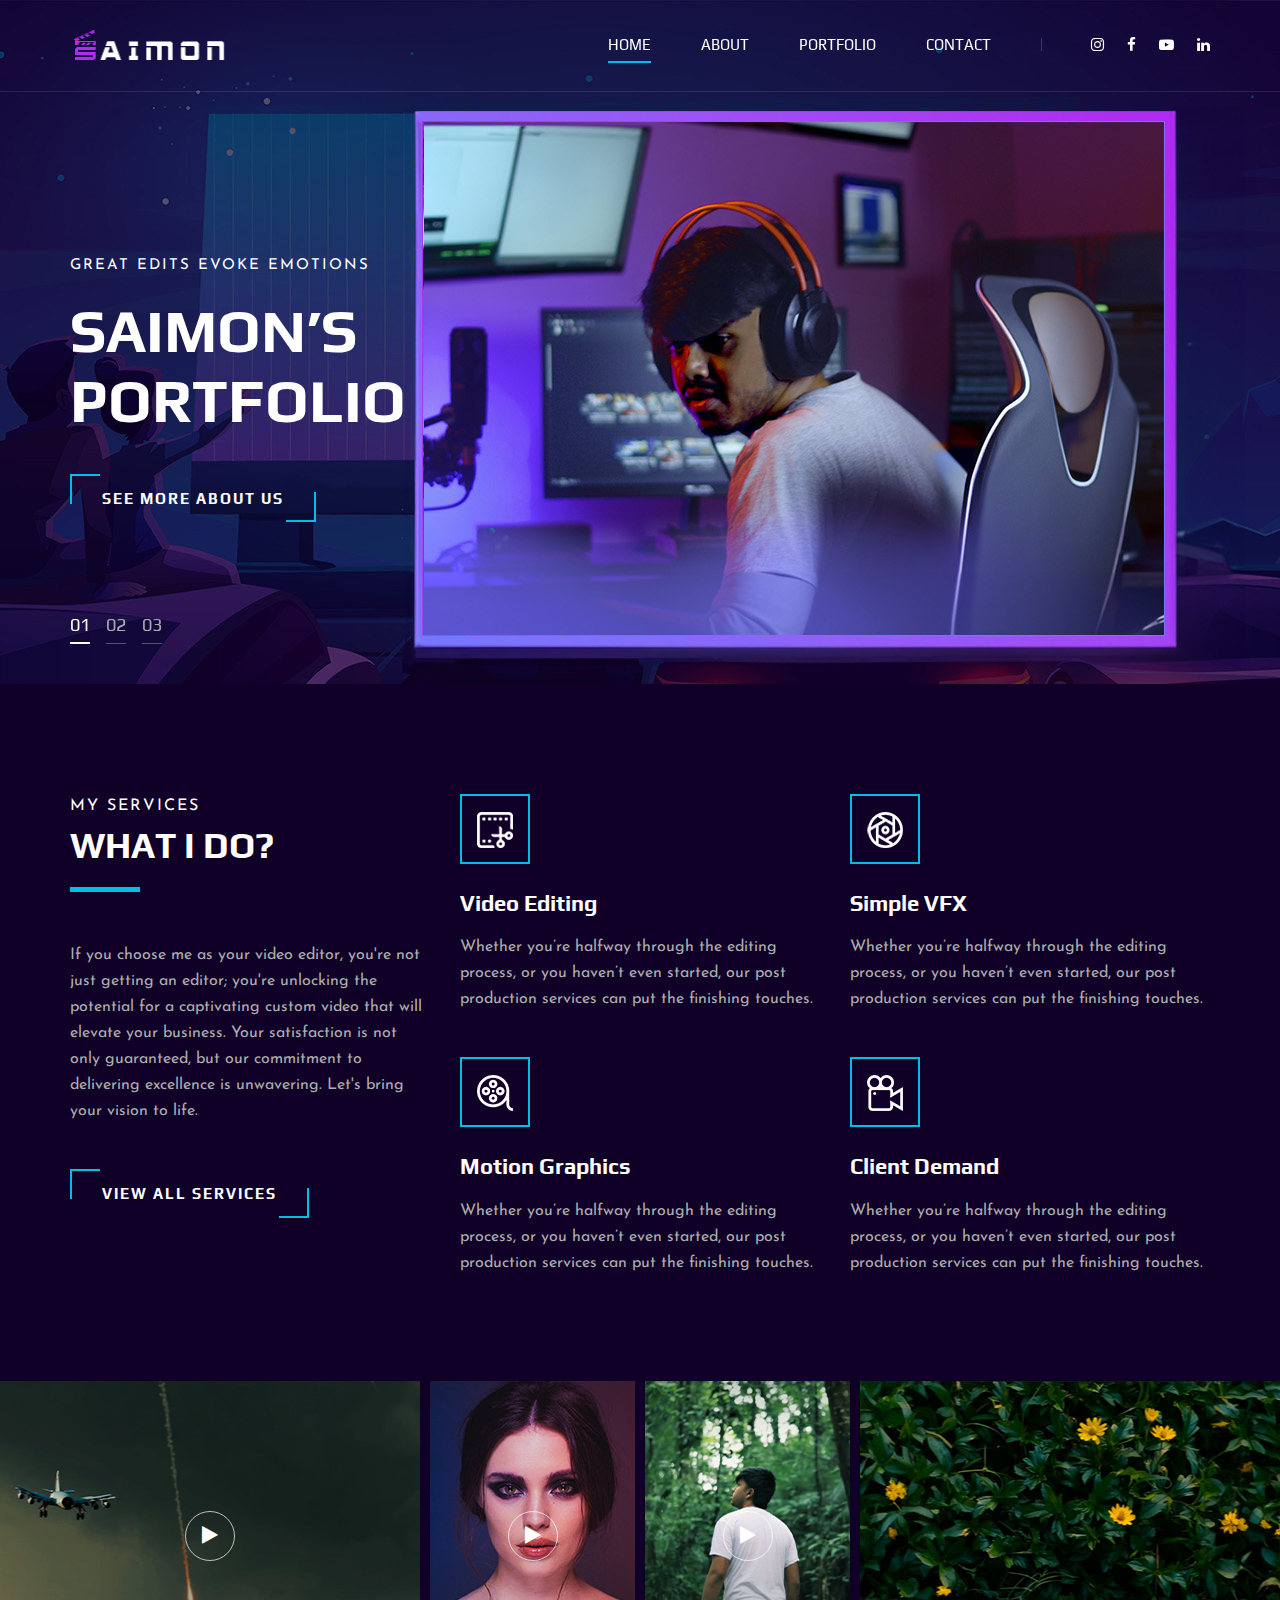
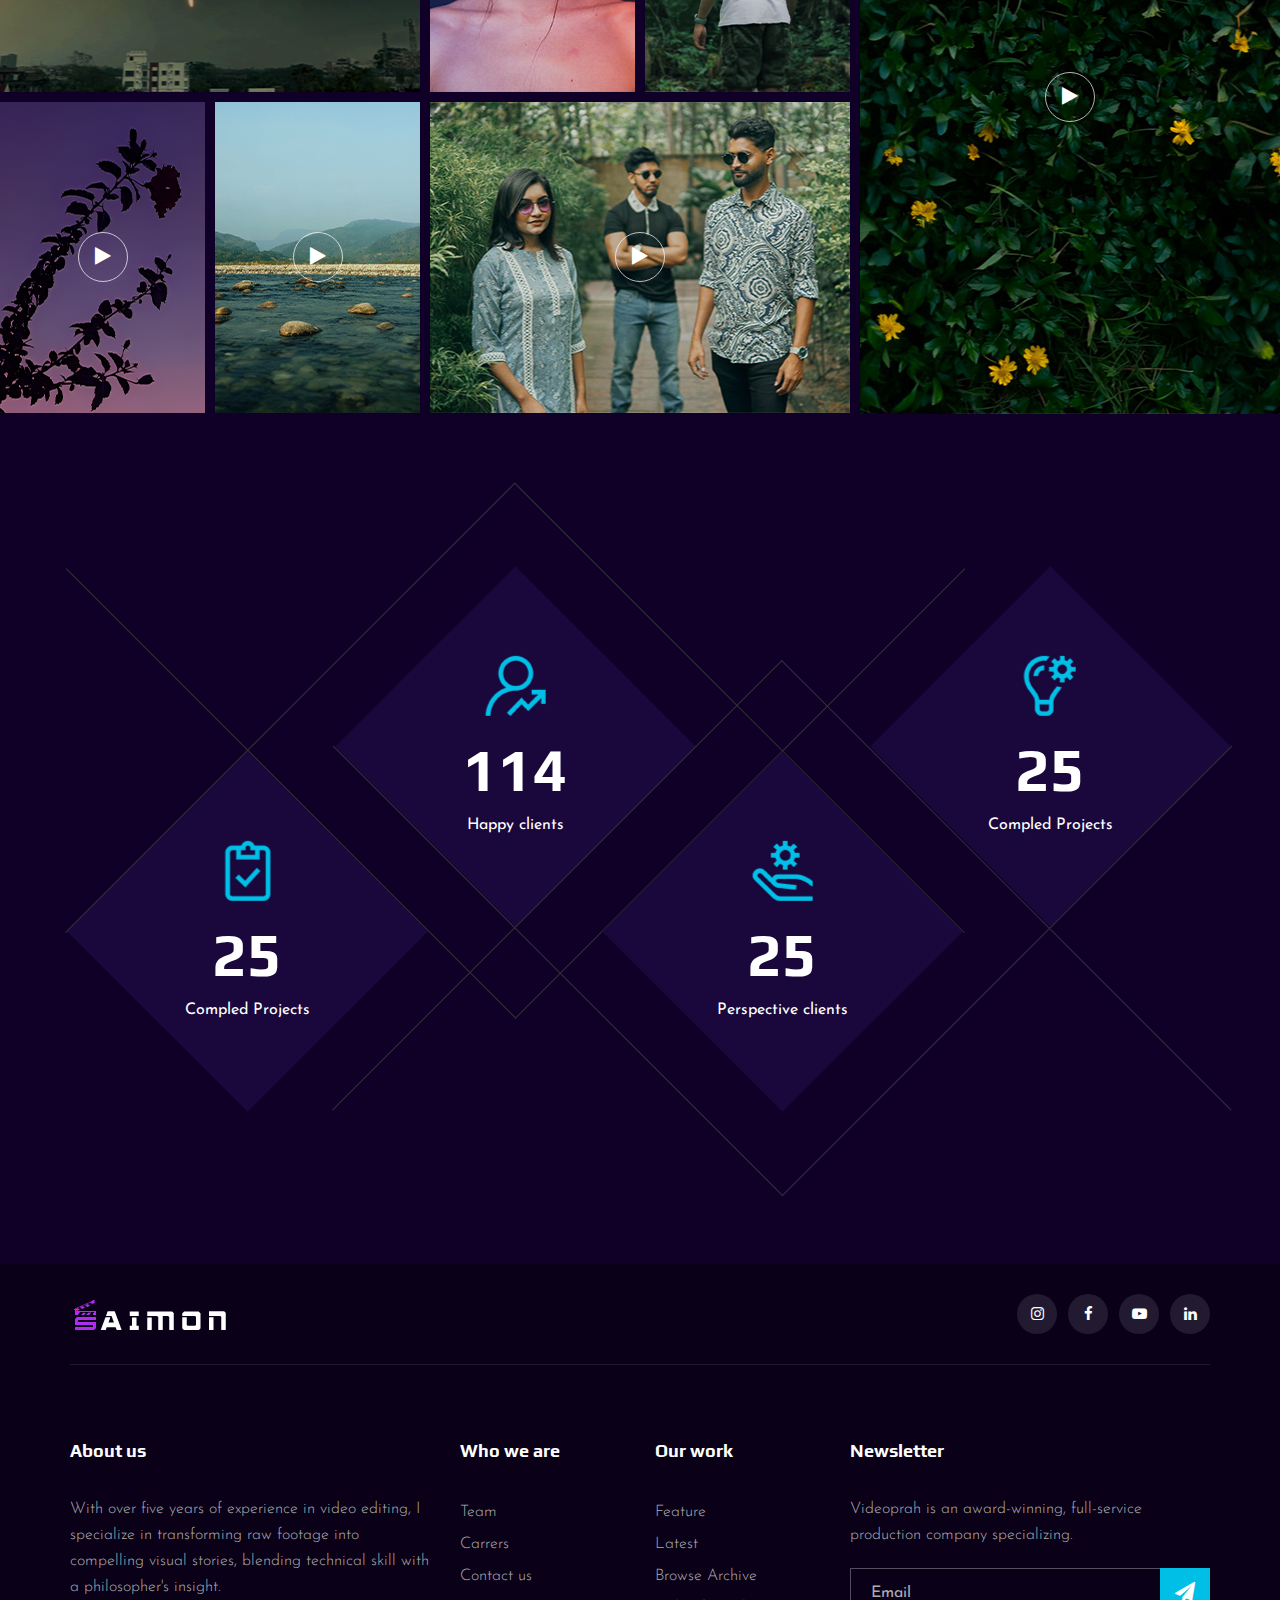
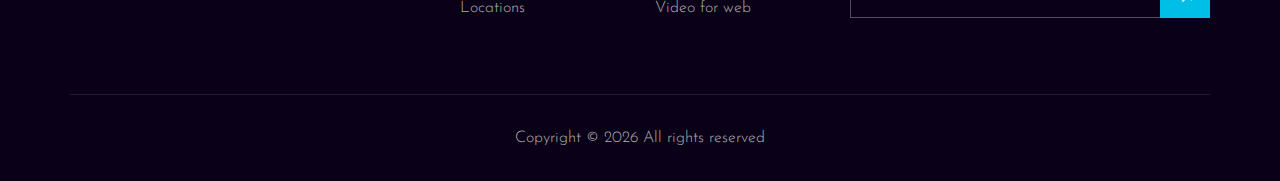
<file: index.html>
<!DOCTYPE html>
<html lang="zxx">

<head>
    <meta charset="UTF-8">
    <meta name="description" content="Saimon's Portfolio">
    <meta name="keywords" content="Videograph, unica, creative, html">
    <meta name="viewport" content="width=device-width, initial-scale=1.0">
    <meta http-equiv="X-UA-Compatible" content="ie=edge">
    <title>Saimon's Portfolio</title>
    <link rel="icon" type="image/x-icon" href="/img/sts.png">

    <!-- Google Font -->
    <link href="https://fonts.googleapis.com/css2?family=Play:wght@400;700&display=swap" rel="stylesheet">
    <link href="https://fonts.googleapis.com/css2?family=Josefin+Sans:wght@300;400;500;600;700&display=swap"
        rel="stylesheet">

    <!-- Css Styles -->
    <link rel="stylesheet" href="css/bootstrap.min.css" type="text/css">
    <link rel="stylesheet" href="css/font-awesome.min.css" type="text/css">
    <link rel="stylesheet" href="css/elegant-icons.css" type="text/css">
    <link rel="stylesheet" href="css/owl.carousel.min.css" type="text/css">
    <link rel="stylesheet" href="css/magnific-popup.css" type="text/css">
    <link rel="stylesheet" href="css/slicknav.min.css" type="text/css">
    <link rel="stylesheet" href="css/style.css" type="text/css">
</head>

<body>
    <!-- Page Preloder -->
    <div id="preloder">
        <div class="loader"></div>
    </div>

    <!-- Header Section Begin -->
    <header class="header">
        <div class="container">
            <div class="row">
                <div class="col-lg-2">
                    <div class="header__logo">
                        <a href="./index.html"><img src="img/logo.png" alt=""></a>
                    </div>
                </div>
                <div class="col-lg-10">
                    <div class="header__nav__option">
                        <nav class="header__nav__menu mobile-menu">
                            <ul>
                                <li class="active"><a href="./index.html">Home</a></li>
                                <li><a href="./about.html">About</a></li>
                                <li><a href="./portfolio.html">Portfolio</a></li>


                                <li><a href="./contact.html">Contact</a></li>
                            </ul>
                        </nav>
                        <div class="header__nav__social">
                            <a href="https://www.instagram.com/saimonhs007/" target="_blank"><i
                                    class="fa fa-instagram"></i></a>
                            <a href="https://www.facebook.com/saimonhasan.sunny/" target="_blank"><i
                                    class="fa fa-facebook"></i></a>
                            <a href="https://www.youtube.com/channel/UCaGs0mo327s_T84llrLSZ0A" target="_blank"><i
                                    class="fa fa-youtube-play"></i></a>
                            <a href="https://www.linkedin.com/in/saimon-hasan-sunny/" target="_blank"><i
                                    class="fa fa-linkedin"></i></a>
                        </div>
                    </div>
                </div>
            </div>
            <div id="mobile-menu-wrap"></div>
        </div>
    </header>
    <!-- Header End -->

    <!-- Hero Section Begin -->
    <section class="hero">
        <div class="hero__slider owl-carousel">
            <div class="hero__item set-bg" data-setbg="img/hero/hero-1.jpg">
                <div class="container">
                    <div class="row">
                        <div class="col-lg-6">
                            <div class="hero__text">
                                <span>GREAT EDITS EVOKE EMOTIONS</span>
                                <h2 class="divorce">Saimon’s Portfolio</h2>
                                <a href="./about.html" class="primary-btn">See more about us</a>
                            </div>
                        </div>
                    </div>
                </div>
            </div>
            <div class="hero__item set-bg" data-setbg="img/hero/hero-1.jpg">
                <div class="container">
                    <div class="row">
                        <div class="col-lg-6">
                            <div class="hero__text">
                                <span>SHAPE TIME AND SPACE IN EDITING</span>
                                <h2 class="divorce">Saimon’s Portfolio</h2>
                                <a href="./about.html" class="primary-btn">See more about us</a>
                            </div>
                        </div>
                    </div>
                </div>
            </div>
            <div class="hero__item set-bg" data-setbg="img/hero/hero-1.jpg">
                <div class="container">
                    <div class="row">
                        <div class="col-lg-6">
                            <div class="hero__text">
                                <span>EDITING IS THE SECRET INGREDIENT</span>
                                <h2 class="divorce">Saimon’s Portfolio</h2>
                                <a href="./about.html" class="primary-btn">See more about us</a>
                            </div>
                        </div>
                    </div>
                </div>
            </div>
        </div>
    </section>
    <!-- Hero Section End -->

    <!-- Services Section Begin -->
    <section class="services spad">
        <div class="container">
            <div class="row">
                <div class="col-lg-4">
                    <div class="services__title">
                        <div class="section-title">
                            <span>My services</span>
                            <h2>What I do?</h2>
                        </div>
                        <p>If you choose me as your video editor, you're not just getting an editor; you're unlocking
                            the potential for a captivating custom video that will elevate your business. Your
                            satisfaction is not only guaranteed, but our commitment to delivering excellence is
                            unwavering. Let's bring your vision to life.</p>
                        <a href="#" class="primary-btn">View all services</a>
                    </div>
                </div>
                <div class="col-lg-8">
                    <div class="row">
                        <div class="col-lg-6 col-md-6 col-sm-6">
                            <div class="services__item">
                                <div class="services__item__icon">
                                    <img src="img/icons/si-1.png" alt="">
                                </div>
                                <h4>Video Editing</h4>
                                <p>Whether you’re halfway through the editing process, or you haven’t even started, our
                                    post production services can put the finishing touches.</p>
                            </div>
                        </div>
                        <div class="col-lg-6 col-md-6 col-sm-6">
                            <div class="services__item">
                                <div class="services__item__icon">
                                    <img src="img/icons/si-2.png" alt="">
                                </div>
                                <h4>Simple VFX</h4>
                                <p>Whether you’re halfway through the editing process, or you haven’t even started, our
                                    post production services can put the finishing touches.</p>
                            </div>
                        </div>
                        <div class="col-lg-6 col-md-6 col-sm-6">
                            <div class="services__item">
                                <div class="services__item__icon">
                                    <img src="img/icons/si-3.png" alt="">
                                </div>
                                <h4>Motion Graphics</h4>
                                <p>Whether you’re halfway through the editing process, or you haven’t even started, our
                                    post production services can put the finishing touches.</p>
                            </div>
                        </div>
                        <div class="col-lg-6 col-md-6 col-sm-6">
                            <div class="services__item">
                                <div class="services__item__icon">
                                    <img src="img/icons/si-4.png" alt="">
                                </div>
                                <h4>Client Demand</h4>
                                <p>Whether you’re halfway through the editing process, or you haven’t even started, our
                                    post production services can put the finishing touches.</p>
                            </div>
                        </div>
                    </div>
                </div>
            </div>
        </div>
    </section>
    <!-- Services Section End -->

    <!-- Work Section Begin -->
    <section class="work">
        <div class="work__gallery">
            <div class="grid-sizer"></div>
            <div class="work__item wide__item set-bg" data-setbg="img/work/jwork-1.jpg">
                <a href="https://www.youtube.com/watch?v=ZuqAESrm6rg" class="play-btn video-popup"><i
                        class="fa fa-play"></i></a>
                <div class="work__item__hover">
                    <h4>SIMPLE VFX</h4>

                </div>
            </div>
            <div class="work__item small__item set-bg" data-setbg="img/work/work-2.jpg">
                <a href="https://www.youtube.com/watch?v=994H-q0tmtU" class="play-btn video-popup"><i
                        class="fa fa-play"></i></a>
            </div>
            <div class="work__item small__item set-bg" data-setbg="img/work/work-3.jpg">
                <a href="https:www.//youtube.com/watch?v=eA2tQKVeelU" class="play-btn video-popup"><i
                        class="fa fa-play"></i></a>
            </div>
            <div class="work__item large__item set-bg" data-setbg="img/work/work-4.jpg">
                <a href="https://www.youtube.com/watch?v=NyZIIiMZBuQ" class="play-btn video-popup"><i
                        class="fa fa-play"></i></a>
                <div class="work__item__hover">
                    <h4>SHORTS | REELS | VLOGS</h4>

                </div>
            </div>
            <div class="work__item small__item set-bg" data-setbg="img/work/work-5.jpg">
                <a href="https://youtube.com/watch?v=6kh6Ljeucyw" class="play-btn video-popup"><i
                        class="fa fa-play"></i></a>
            </div>
            <div class="work__item small__item set-bg" data-setbg="img/work/work-6.jpg">
                <a href="https://www.youtube.com/watch?v=nKogpdqk5U4" class="play-btn video-popup"><i
                        class="fa fa-play"></i></a>
            </div>
            <div class="work__item wide__item set-bg" data-setbg="img/work/swork-7.jpg">
                <a href="https://www.youtube.com/watch?v=kxZoMz1cFqk" class="play-btn video-popup"><i
                        class="fa fa-play"></i></a>
                <div class="work__item__hover">
                    <h4>COMMERCIAL</h4>

                </div>
            </div>
        </div>
    </section>
    <!-- Work Section End -->

    <!-- Counter Section Begin -->
    <section class="counter">
        <div class="container">
            <div class="counter__content">
                <div class="row">
                    <div class="col-lg-3 col-md-6 col-sm-6">
                        <div class="counter__item">
                            <div class="counter__item__text">
                                <img src="img/icons/ci-1.png" alt="">
                                <h2 class="counter_num">230</h2>
                                <p>Compled Projects</p>
                            </div>
                        </div>
                    </div>
                    <div class="col-lg-3 col-md-6 col-sm-6">
                        <div class="counter__item second__item">
                            <div class="counter__item__text">
                                <img src="img/icons/ci-2.png" alt="">
                                <h2 class="counter_num">1068</h2>
                                <p>Happy clients</p>
                            </div>
                        </div>
                    </div>
                    <div class="col-lg-3 col-md-6 col-sm-6">
                        <div class="counter__item third__item">
                            <div class="counter__item__text">
                                <img src="img/icons/ci-3.png" alt="">
                                <h2 class="counter_num">230</h2>
                                <p>Perspective clients</p>
                            </div>
                        </div>
                    </div>
                    <div class="col-lg-3 col-md-6 col-sm-6">
                        <div class="counter__item four__item">
                            <div class="counter__item__text">
                                <img src="img/icons/ci-4.png" alt="">
                                <h2 class="counter_num">230</h2>
                                <p>Compled Projects</p>
                            </div>
                        </div>
                    </div>
                </div>
            </div>
        </div>
    </section>
    <!-- Counter Section End -->



    <!-- Latest Blog Section Begin -->

    <!-- Latest Blog Section End -->

    <!-- Call To Action Section Begin -->

    <!-- Call To Action Section End -->

    <!-- Footer Section Begin -->
    <footer class="footer">
        <div class="container">
            <div class="footer__top">
                <div class="row">
                    <div class="col-lg-6 col-md-6">
                        <div class="footer__top__logo">
                            <a href="#"><img src="img/logo.png" alt=""></a>
                        </div>
                    </div>
                    <div class="col-lg-6 col-md-6">
                        <div class="footer__top__social">
                            <a href="https://www.instagram.com/saimonhs007/" target="_blank"><i
                                    class="fa fa-instagram"></i></a>
                            <a href="https://www.facebook.com/saimonhasan.sunny/" target="_blank"><i
                                    class="fa fa-facebook"></i></a>
                            <a href="https://www.youtube.com/channel/UCaGs0mo327s_T84llrLSZ0A" target="_blank"><i
                                    class="fa fa-youtube-play"></i></a>
                            <a href="https://www.linkedin.com/in/saimon-hasan-sunny/" target="_blank"><i
                                    class="fa fa-linkedin"></i></a>
                        </div>
                    </div>
                </div>
            </div>
            <div class="footer__option">
                <div class="row">
                    <div class="col-lg-4 col-md-6 col-sm-6">
                        <div class="footer__option__item">
                            <h5>About us</h5>
                            <p>With over five years of experience in video editing, I specialize in transforming raw
                                footage into compelling visual stories, blending technical skill with a philosopher's
                                insight.</p>

                        </div>
                    </div>
                    <div class="col-lg-2 col-md-3 col-sm-3">
                        <div class="footer__option__item">
                            <h5>Who we are</h5>
                            <ul>
                                <li><a href="#">Team</a></li>
                                <li><a href="#">Carrers</a></li>
                                <li><a href="#">Contact us</a></li>
                                <li><a href="#">Locations</a></li>
                            </ul>
                        </div>
                    </div>
                    <div class="col-lg-2 col-md-3 col-sm-3">
                        <div class="footer__option__item">
                            <h5>Our work</h5>
                            <ul>
                                <li><a href="#">Feature</a></li>
                                <li><a href="#">Latest</a></li>
                                <li><a href="#">Browse Archive</a></li>
                                <li><a href="#">Video for web</a></li>
                            </ul>
                        </div>
                    </div>
                    <div class="col-lg-4 col-md-12">
                        <div class="footer__option__item">
                            <h5>Newsletter</h5>
                            <p>Videoprah is an award-winning, full-service production company specializing.</p>
                            <form action="#">
                                <input type="text" placeholder="Email">
                                <button type="submit"><i class="fa fa-send"></i></button>
                            </form>
                        </div>
                    </div>
                </div>
            </div>
            <div class="footer__copyright">
                <div class="row">
                    <div class="col-lg-12 text-center">
                        <!-- Link back to Colorlib can't be removed. Template is licensed under CC BY 3.0. -->
                        <p class="footer__copyright__text">Copyright &copy;
                            <script>
                                document.write(new Date().getFullYear());
                            </script>
                            All rights reserved
                        </p>
                        <!-- Link back to Colorlib can't be removed. Template is licensed under CC BY 3.0. -->
                    </div>
                </div>
            </div>
        </div>
    </footer>
    <!-- Footer Section End -->

    <!-- Js Plugins -->
    <script src="js/jquery-3.3.1.min.js"></script>
    <script src="js/bootstrap.min.js"></script>
    <script src="js/jquery.magnific-popup.min.js"></script>
    <script src="js/mixitup.min.js"></script>
    <script src="js/masonry.pkgd.min.js"></script>
    <script src="js/jquery.slicknav.js"></script>
    <script src="js/owl.carousel.min.js"></script>
    <script src="js/main.js"></script>
</body>

</html>
</file>
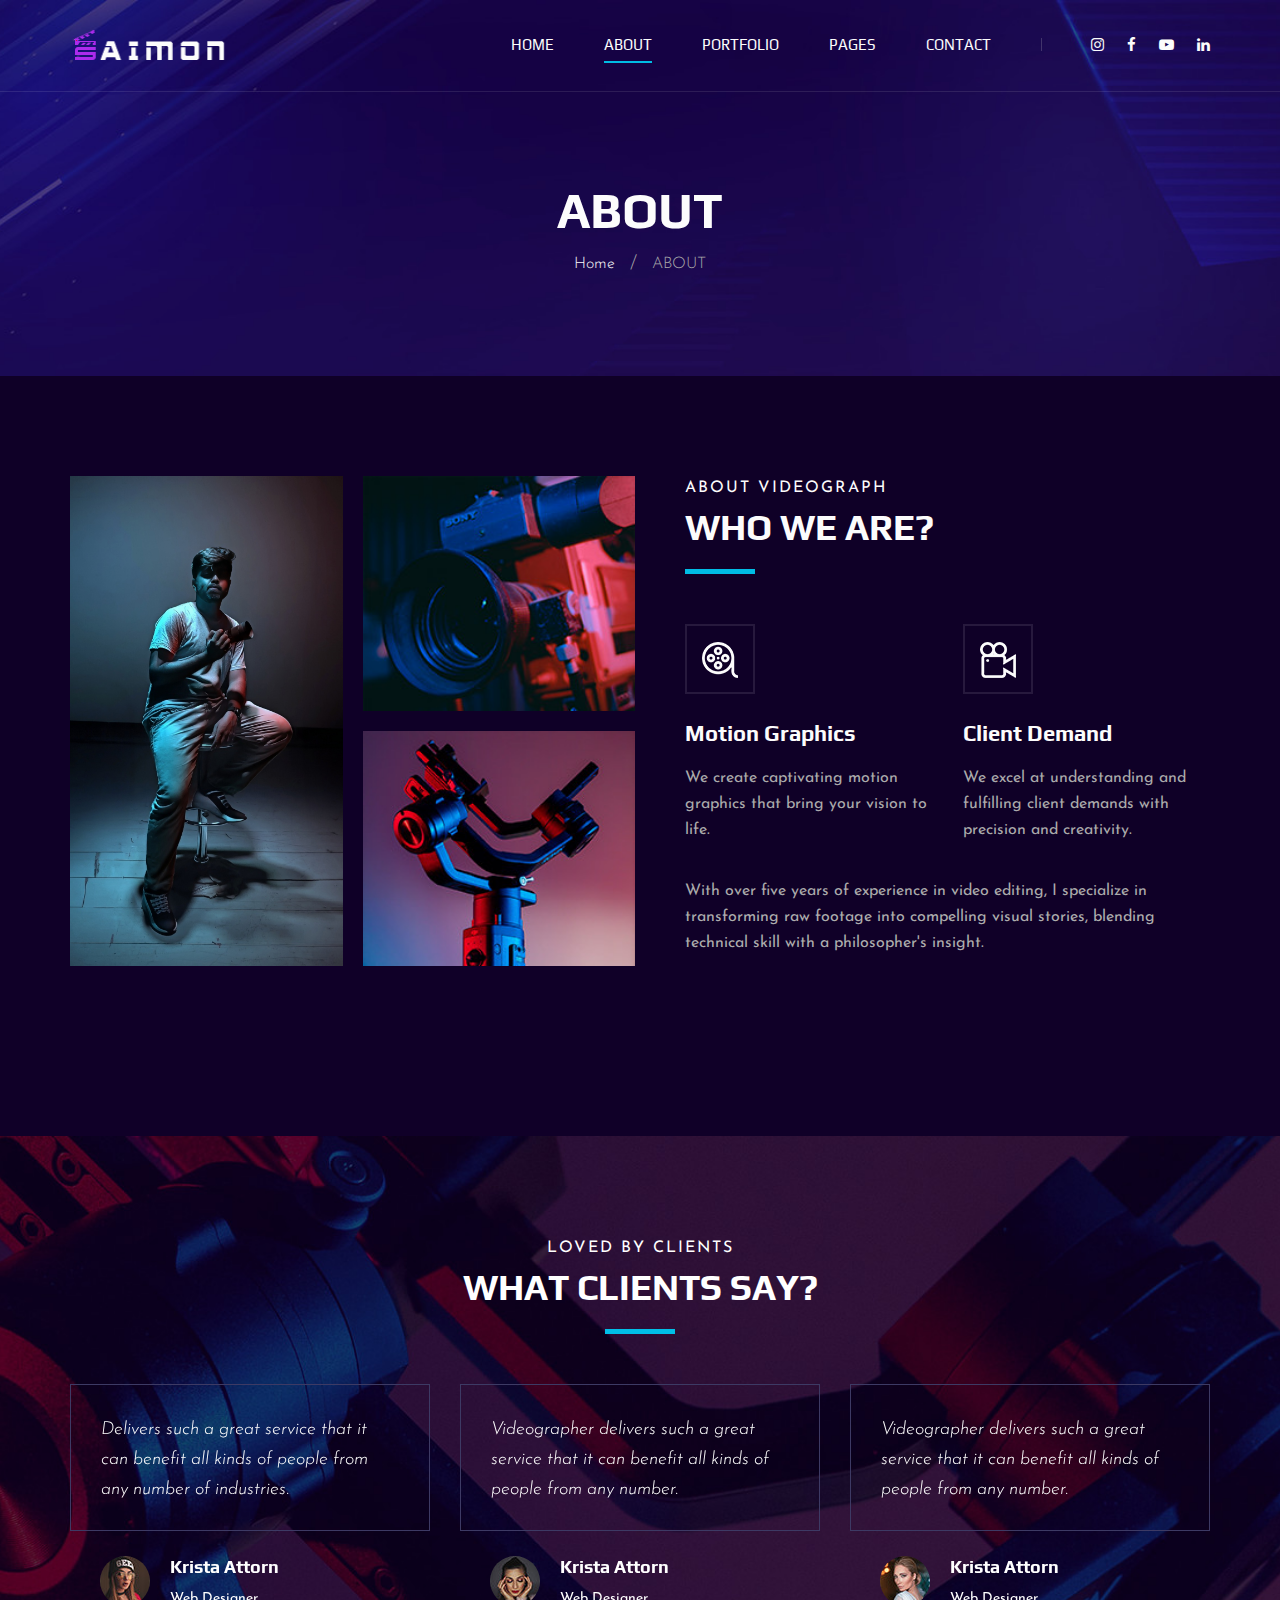
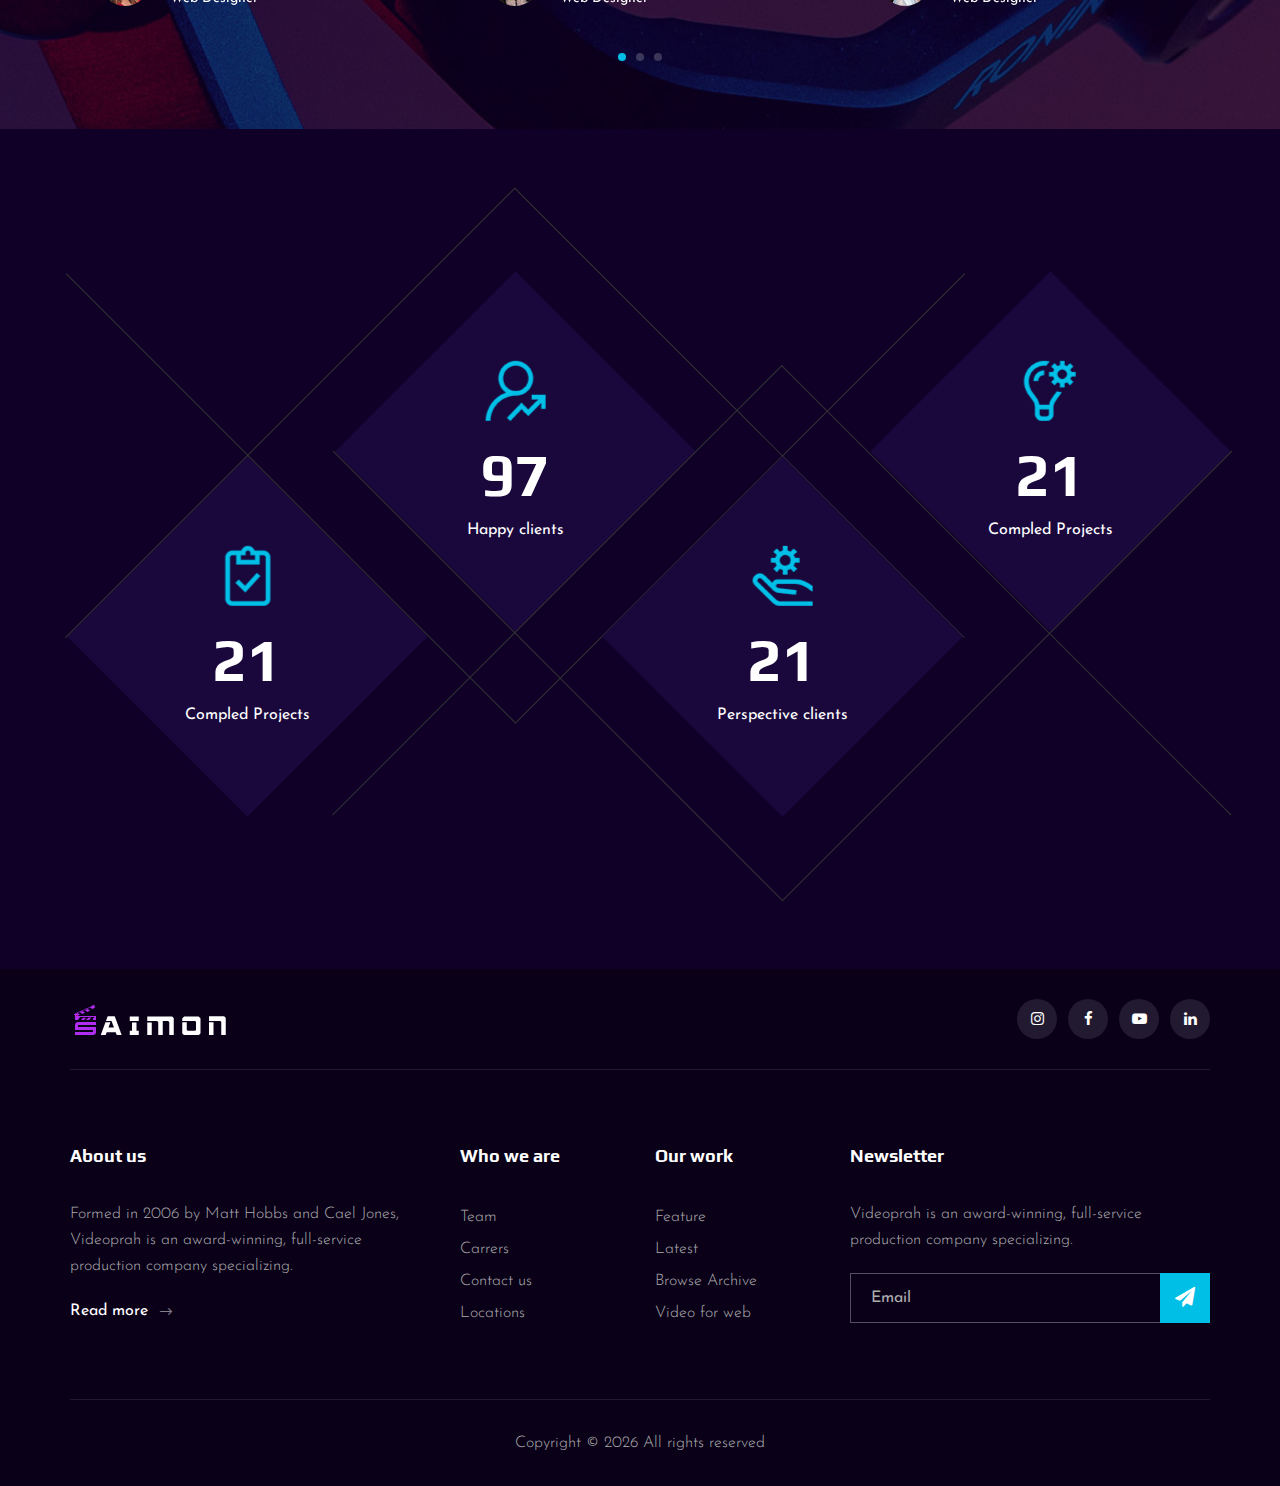
<file: about.html>
<!DOCTYPE html>
<html lang="zxx">

<head>
    <meta charset="UTF-8">
    <meta name="description" content="Videograph Template">
    <meta name="keywords" content="Videograph, unica, creative, html">
    <meta name="viewport" content="width=device-width, initial-scale=1.0">
    <meta http-equiv="X-UA-Compatible" content="ie=edge">
    <title>Saimon's Portfolio</title>
    <link rel="icon" type="image/x-icon" href="/img/sts.png">

    <!-- Google Font -->
    <link href="https://fonts.googleapis.com/css2?family=Play:wght@400;700&display=swap" rel="stylesheet">
    <link href="https://fonts.googleapis.com/css2?family=Josefin+Sans:wght@300;400;500;600;700&display=swap"
        rel="stylesheet">

    <!-- Css Styles -->
    <link rel="stylesheet" href="css/bootstrap.min.css" type="text/css">
    <link rel="stylesheet" href="css/font-awesome.min.css" type="text/css">
    <link rel="stylesheet" href="css/elegant-icons.css" type="text/css">
    <link rel="stylesheet" href="css/owl.carousel.min.css" type="text/css">
    <link rel="stylesheet" href="css/magnific-popup.css" type="text/css">
    <link rel="stylesheet" href="css/slicknav.min.css" type="text/css">
    <link rel="stylesheet" href="css/style.css" type="text/css">
</head>

<body>
    <!-- Page Preloder -->
    <div id="preloder">
        <div class="loader"></div>
    </div>

    <!-- Header Section Begin -->
    <header class="header">
        <div class="container">
            <div class="row">
                <div class="col-lg-2">
                    <div class="header__logo">
                        <a href="./index.html"><img src="img/logo.png" alt=""></a>
                    </div>
                </div>
                <div class="col-lg-10">
                    <div class="header__nav__option">
                        <nav class="header__nav__menu mobile-menu">
                            <ul>
                                <li><a href="./index.html">Home</a></li>
                                <li class="active"><a href="./about.html">About</a></li>
                                <li><a href="./portfolio.html">Portfolio</a></li>

                                <li><a href="#">Pages</a>
                                    <ul class="dropdown">
                                        <li><a href="./about.html">About</a></li>
                                        <li><a href="./portfolio.html">Portfolio</a></li>
                                        <li><a href="./blog.html">Blog</a></li>
                                        <li><a href="./blog-details.html">Blog Details</a></li>
                                    </ul>
                                </li>
                                <li><a href="./contact.html">Contact</a></li>
                            </ul>
                        </nav>
                        <div class="header__nav__social">
                            <a href="https://www.instagram.com/saimonhs007/" target="_blank"><i
                                    class="fa fa-instagram"></i></a>
                            <a href="https://www.facebook.com/saimonhasan.sunny/" target="_blank"><i
                                    class="fa fa-facebook"></i></a>
                            <a href="https://www.youtube.com/channel/UCaGs0mo327s_T84llrLSZ0A" target="_blank"><i
                                    class="fa fa-youtube-play"></i></a>
                            <a href="https://www.linkedin.com/in/saimon-hasan-sunny/" target="_blank"><i
                                    class="fa fa-linkedin"></i></a>
                        </div>
                    </div>
                </div>
            </div>
            <div id="mobile-menu-wrap"></div>
        </div>
    </header>
    <!-- Header End -->

    <!-- Breadcrumb Begin -->
    <div class="breadcrumb-option spad set-bg" data-setbg="img/breadcrumb-bg.jpg">
        <div class="container">
            <div class="row">
                <div class="col-lg-12 text-center">
                    <div class="breadcrumb__text">
                        <h2>ABOUT</h2>
                        <div class="breadcrumb__links">
                            <a href="#">Home</a>
                            <span>ABOUT</span>
                        </div>
                    </div>
                </div>
            </div>
        </div>
    </div>
    <!-- Breadcrumb End -->

    <!-- About Section Begin -->
    <section class="about spad">
        <div class="container">
            <div class="row">
                <div class="col-lg-6">
                    <div class="about__pic">
                        <div class="row">
                            <div class="col-lg-6 col-md-6 col-sm-6">
                                <div class="about__pic__item about__pic__item--large set-bg"
                                    data-setbg="img/about/about-1.jpg"></div>
                            </div>
                            <div class="col-lg-6 col-md-6 col-sm-6">
                                <div class="row">
                                    <div class="col-lg-12">
                                        <div class="about__pic__item set-bg" data-setbg="img/about/about-2.jpg"></div>
                                    </div>
                                    <div class="col-lg-12">
                                        <div class="about__pic__item set-bg" data-setbg="img/about/about-3.jpg"></div>
                                    </div>
                                </div>
                            </div>
                        </div>
                    </div>
                </div>
                <div class="col-lg-6">
                    <div class="about__text">
                        <div class="section-title">
                            <span>About videograph</span>
                            <h2>WHo we are?</h2>
                        </div>
                        <div class="row">
                            <div class="col-lg-6 col-md-6 col-sm-6">
                                <div class="services__item">
                                    <div class="services__item__icon">
                                        <img src="img/icons/si-3.png" alt="">
                                    </div>
                                    <h4>Motion Graphics</h4>
                                    <p> We create captivating motion graphics that bring your vision to life.</p>
                                </div>
                            </div>
                            <div class="col-lg-6 col-md-6 col-sm-6">
                                <div class="services__item">
                                    <div class="services__item__icon">
                                        <img src="img/icons/si-4.png" alt="">
                                    </div>
                                    <h4>Client Demand</h4>
                                    <p>We excel at understanding and fulfilling client demands with precision and creativity.</p>
                                </div>
                            </div>
                        </div>
                        <div class="about__text__desc">
                            <p>With over five years of experience in video editing, I specialize in transforming raw footage into compelling visual stories, blending technical skill with a philosopher's
                                insight.</p>
                        </div>
                    </div>
                </div>
            </div>
        </div>
    </section>
    <!-- About Section End -->

    <!-- Testimonial Section Begin -->
    <section class="testimonial spad set-bg" data-setbg="img/testimonial-bg.jpg">
        <div class="container">
            <div class="row">
                <div class="col-lg-12">
                    <div class="section-title center-title">
                        <span>Loved By Clients</span>
                        <h2>What clients say?</h2>
                    </div>
                </div>
            </div>
            <div class="row">
                <div class="testimonial__slider owl-carousel">
                    <div class="col-lg-4">
                        <div class="testimonial__item">
                            <div class="testimonial__text">
                                <p>Delivers such a great service that it can benefit all kinds of people from any number
                                    of industries.</p>
                            </div>
                            <div class="testimonial__author">
                                <div class="testimonial__author__pic">
                                    <img src="img/testimonial/ta-1.jpg" alt="">
                                </div>
                                <div class="testimonial__author__text">
                                    <h5>Krista Attorn</h5>
                                    <span>Web Designer</span>
                                </div>
                            </div>
                        </div>
                    </div>
                    <div class="col-lg-4">
                        <div class="testimonial__item">
                            <div class="testimonial__text">
                                <p>Videographer delivers such a great service that it can benefit all kinds of people
                                    from any number.</p>
                            </div>
                            <div class="testimonial__author">
                                <div class="testimonial__author__pic">
                                    <img src="img/testimonial/ta-2.jpg" alt="">
                                </div>
                                <div class="testimonial__author__text">
                                    <h5>Krista Attorn</h5>
                                    <span>Web Designer</span>
                                </div>
                            </div>
                        </div>
                    </div>
                    <div class="col-lg-4">
                        <div class="testimonial__item">
                            <div class="testimonial__text">
                                <p>Videographer delivers such a great service that it can benefit all kinds of people
                                    from any number.</p>
                            </div>
                            <div class="testimonial__author">
                                <div class="testimonial__author__pic">
                                    <img src="img/testimonial/ta-3.jpg" alt="">
                                </div>
                                <div class="testimonial__author__text">
                                    <h5>Krista Attorn</h5>
                                    <span>Web Designer</span>
                                </div>
                            </div>
                        </div>
                    </div>
                    <div class="col-lg-4">
                        <div class="testimonial__item">
                            <div class="testimonial__text">
                                <p>Delivers such a great service that it can benefit all kinds of people from any number
                                    of industries.</p>
                            </div>
                            <div class="testimonial__author">
                                <div class="testimonial__author__pic">
                                    <img src="img/testimonial/ta-1.jpg" alt="">
                                </div>
                                <div class="testimonial__author__text">
                                    <h5>Krista Attorn</h5>
                                    <span>Web Designer</span>
                                </div>
                            </div>
                        </div>
                    </div>
                    <div class="col-lg-4">
                        <div class="testimonial__item">
                            <div class="testimonial__text">
                                <p>Videographer delivers such a great service that it can benefit all kinds of people
                                    from any number.</p>
                            </div>
                            <div class="testimonial__author">
                                <div class="testimonial__author__pic">
                                    <img src="img/testimonial/ta-2.jpg" alt="">
                                </div>
                                <div class="testimonial__author__text">
                                    <h5>Krista Attorn</h5>
                                    <span>Web Designer</span>
                                </div>
                            </div>
                        </div>
                    </div>
                </div>
            </div>
        </div>
    </section>
    <!-- Testimonial Section End -->

    <!-- Counter Section Begin -->
    <section class="counter">
        <div class="container">
            <div class="counter__content">
                <div class="row">
                    <div class="col-lg-3 col-md-6 col-sm-6">
                        <div class="counter__item">
                            <div class="counter__item__text">
                                <img src="img/icons/ci-1.png" alt="">
                                <h2 class="counter_num">230</h2>
                                <p>Compled Projects</p>
                            </div>
                        </div>
                    </div>
                    <div class="col-lg-3 col-md-6 col-sm-6">
                        <div class="counter__item second__item">
                            <div class="counter__item__text">
                                <img src="img/icons/ci-2.png" alt="">
                                <h2 class="counter_num">1068</h2>
                                <p>Happy clients</p>
                            </div>
                        </div>
                    </div>
                    <div class="col-lg-3 col-md-6 col-sm-6">
                        <div class="counter__item third__item">
                            <div class="counter__item__text">
                                <img src="img/icons/ci-3.png" alt="">
                                <h2 class="counter_num">230</h2>
                                <p>Perspective clients</p>
                            </div>
                        </div>
                    </div>
                    <div class="col-lg-3 col-md-6 col-sm-6">
                        <div class="counter__item four__item">
                            <div class="counter__item__text">
                                <img src="img/icons/ci-4.png" alt="">
                                <h2 class="counter_num">230</h2>
                                <p>Compled Projects</p>
                            </div>
                        </div>
                    </div>
                </div>
            </div>
        </div>
    </section>
    <!-- Counter Section End -->

    <!-- Team Section Begin -->

    <!-- Team Section End -->

    <!-- Footer Section Begin -->
    <footer class="footer">
        <div class="container">
            <div class="footer__top">
                <div class="row">
                    <div class="col-lg-6 col-md-6">
                        <div class="footer__top__logo">
                            <a href="#"><img src="img/logo.png" alt=""></a>
                        </div>
                    </div>
                    <div class="col-lg-6 col-md-6">
                        <div class="footer__top__social">
                            <a href="https://www.instagram.com/saimonhs007/" target="_blank"><i
                                    class="fa fa-instagram"></i></a>
                            <a href="https://www.facebook.com/saimonhasan.sunny/" target="_blank"><i
                                    class="fa fa-facebook"></i></a>
                            <a href="https://www.youtube.com/channel/UCaGs0mo327s_T84llrLSZ0A" target="_blank"><i
                                    class="fa fa-youtube-play"></i></a>
                            <a href="https://www.linkedin.com/in/saimon-hasan-sunny/" target="_blank"><i
                                    class="fa fa-linkedin"></i></a>
                        </div>
                    </div>
                </div>
            </div>
            <div class="footer__option">
                <div class="row">
                    <div class="col-lg-4 col-md-6 col-sm-6">
                        <div class="footer__option__item">
                            <h5>About us</h5>
                            <p>Formed in 2006 by Matt Hobbs and Cael Jones, Videoprah is an award-winning, full-service
                                production company specializing.</p>
                            <a href="#" class="read__more">Read more <span class="arrow_right"></span></a>
                        </div>
                    </div>
                    <div class="col-lg-2 col-md-3 col-sm-3">
                        <div class="footer__option__item">
                            <h5>Who we are</h5>
                            <ul>
                                <li><a href="#">Team</a></li>
                                <li><a href="#">Carrers</a></li>
                                <li><a href="#">Contact us</a></li>
                                <li><a href="#">Locations</a></li>
                            </ul>
                        </div>
                    </div>
                    <div class="col-lg-2 col-md-3 col-sm-3">
                        <div class="footer__option__item">
                            <h5>Our work</h5>
                            <ul>
                                <li><a href="#">Feature</a></li>
                                <li><a href="#">Latest</a></li>
                                <li><a href="#">Browse Archive</a></li>
                                <li><a href="#">Video for web</a></li>
                            </ul>
                        </div>
                    </div>
                    <div class="col-lg-4 col-md-12">
                        <div class="footer__option__item">
                            <h5>Newsletter</h5>
                            <p>Videoprah is an award-winning, full-service production company specializing.</p>
                            <form action="#">
                                <input type="text" placeholder="Email">
                                <button type="submit"><i class="fa fa-send"></i></button>
                            </form>
                        </div>
                    </div>
                </div>
            </div>
            <div class="footer__copyright">
                <div class="row">
                    <div class="col-lg-12 text-center">
                        <!-- Link back to Colorlib can't be removed. Template is licensed under CC BY 3.0. -->
                        <p class="footer__copyright__text">Copyright &copy;
                            <script>
                                document.write(new Date().getFullYear());
                            </script>
                            All rights reserved
                        </p>
                        <!-- Link back to Colorlib can't be removed. Template is licensed under CC BY 3.0. -->
                    </div>
                </div>
            </div>
        </div>
    </footer>
    <!-- Footer Section End -->

    <!-- Js Plugins -->
    <script src="js/jquery-3.3.1.min.js"></script>
    <script src="js/bootstrap.min.js"></script>
    <script src="js/jquery.magnific-popup.min.js"></script>
    <script src="js/mixitup.min.js"></script>
    <script src="js/masonry.pkgd.min.js"></script>
    <script src="js/jquery.slicknav.js"></script>
    <script src="js/owl.carousel.min.js"></script>
    <script src="js/main.js"></script>
</body>

</html>
</file>
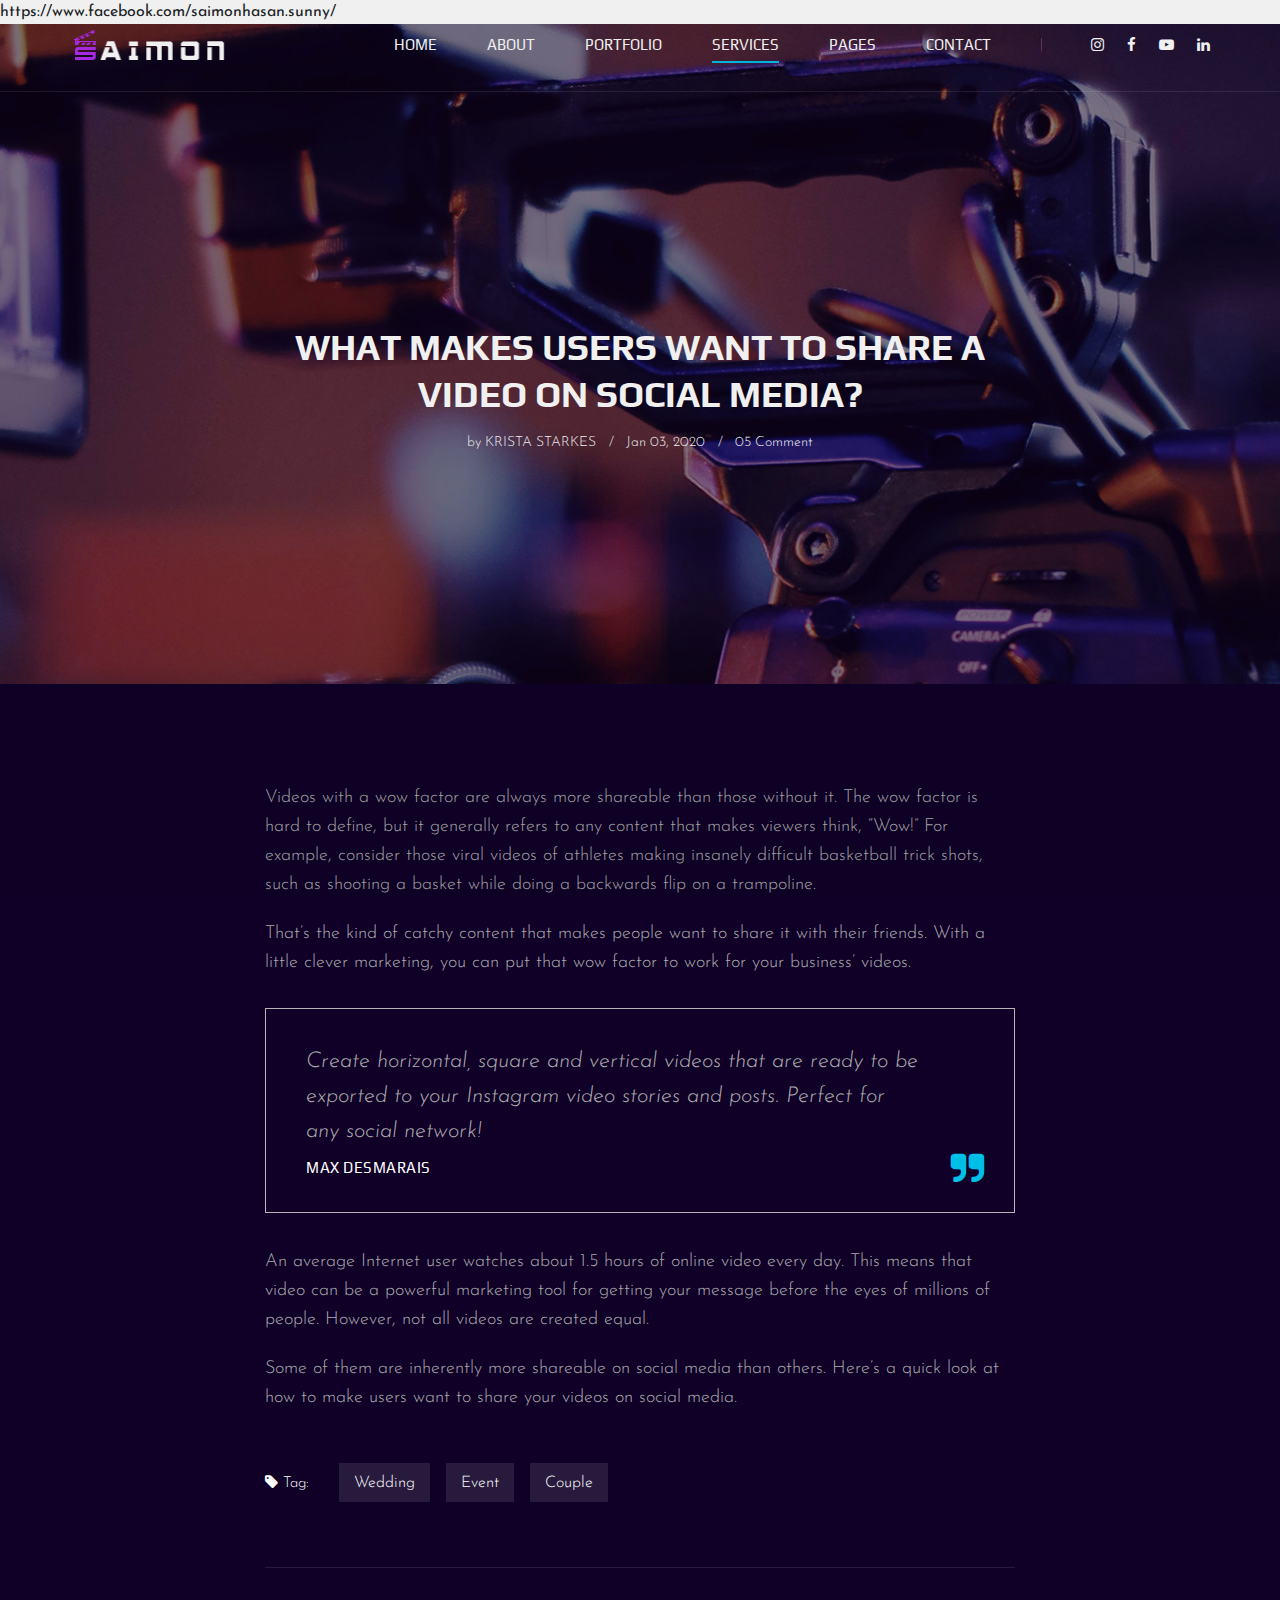
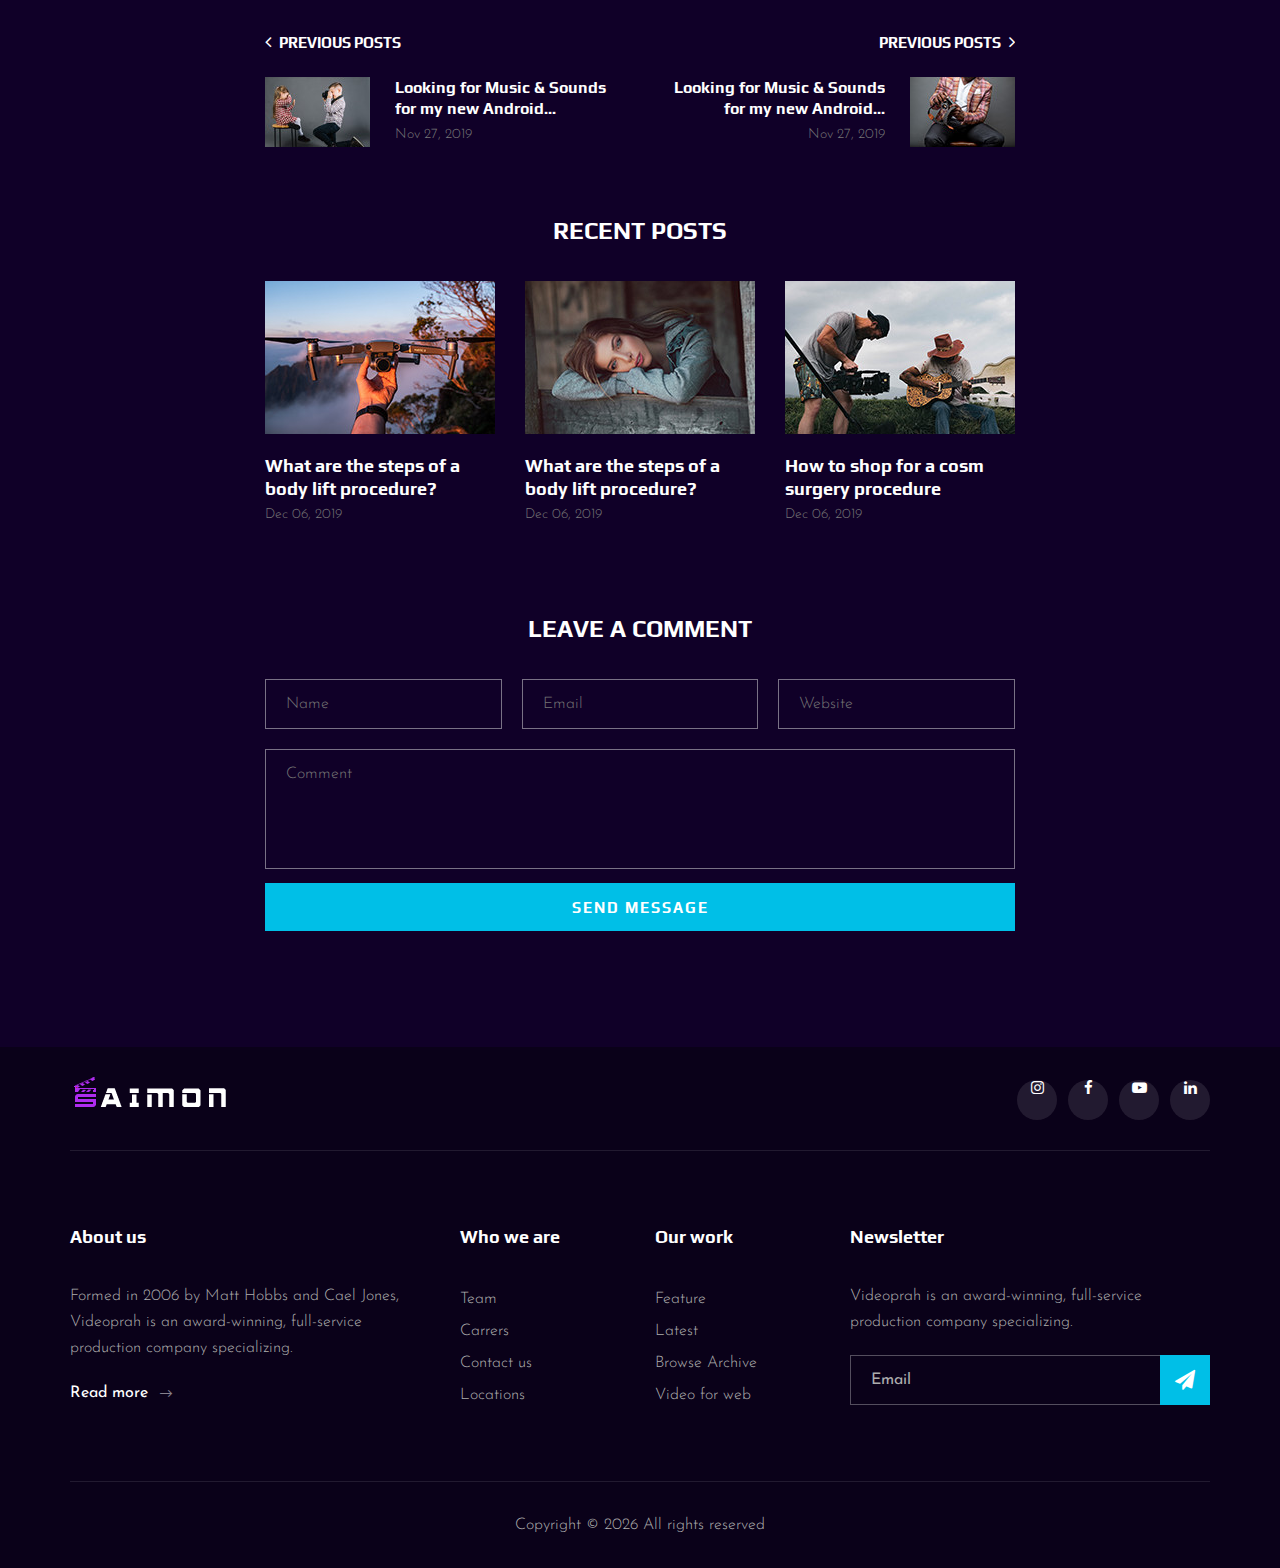
<file: blog-details.html>
https://www.facebook.com/saimonhasan.sunny/<!DOCTYPE html>
<html lang="zxx">

<head>
    <meta charset="UTF-8">
    <meta name="description" content="Videograph Template">
    <meta name="keywords" content="Videograph, unica, creative, html">
    <meta name="viewport" content="width=device-width, initial-scale=1.0">
    <meta http-equiv="X-UA-Compatible" content="ie=edge">
    <title>Saimon's Portfolio</title>
    <link rel="icon" type="image/x-icon" href="/img/sts.png">

    <!-- Google Font -->
    <link href="https://fonts.googleapis.com/css2?family=Play:wght@400;700&display=swap" rel="stylesheet">
    <link href="https://fonts.googleapis.com/css2?family=Josefin+Sans:wght@300;400;500;600;700&display=swap"
        rel="stylesheet">

    <!-- Css Styles -->
    <link rel="stylesheet" href="css/bootstrap.min.css" type="text/css">
    <link rel="stylesheet" href="css/font-awesome.min.css" type="text/css">
    <link rel="stylesheet" href="css/elegant-icons.css" type="text/css">
    <link rel="stylesheet" href="css/owl.carousel.min.css" type="text/css">
    <link rel="stylesheet" href="css/magnific-popup.css" type="text/css">
    <link rel="stylesheet" href="css/slicknav.min.css" type="text/css">
    <link rel="stylesheet" href="css/style.css" type="text/css">
</head>

<body>
    <!-- Page Preloder -->
    <div id="preloder">
        <div class="loader"></div>
    </div>

    <!-- Header Section Begin -->
    <header class="header">
        <div class="container">
            <div class="row">
                <div class="col-lg-2">
                    <div class="header__logo">
                        <a href="./index.html"><img src="img/logo.png" alt=""></a>
                    </div>
                </div>
                <div class="col-lg-10">
                    <div class="header__nav__option">
                        <nav class="header__nav__menu mobile-menu">
                            <ul>
                                <li><a href="./index.html">Home</a></li>
                                <li><a href="./about.html">About</a></li>
                                <li><a href="./portfolio.html">Portfolio</a></li>
                                <li class="active"><a href="./services.html">Services</a></li>
                                <li><a href="#">Pages</a>
                                    <ul class="dropdown">
                                        <li><a href="./about.html">About</a></li>
                                        <li><a href="./portfolio.html">Portfolio</a></li>
                                        <li><a href="./blog.html">Blog</a></li>
                                        <li><a href="./blog-details.html">Blog Details</a></li>
                                    </ul>
                                </li>
                                <li><a href="./contact.html">Contact</a></li>
                            </ul>
                        </nav>
                        <div class="header__nav__social">
                            <a href="https://www.instagram.com/saimonhs007/" target="_blank"><i class="fa fa-instagram"></i></a>
<a href="https://www.facebook.com/saimonhasan.sunny/" target="_blank"><i class="fa fa-facebook"></i></a>
<a href="https://www.youtube.com/channel/UCaGs0mo327s_T84llrLSZ0A"  target="_blank"><i class="fa fa-youtube-play"></i></a>
<a href="https://www.linkedin.com/in/saimon-hasan-sunny/" target="_blank"><i class="fa fa-linkedin"></i></a>
                        </div>
                    </div>
                </div>
            </div>
            <div id="mobile-menu-wrap"></div>
        </div>
    </header>
    <!-- Header End -->

    <!-- Blog Details Hero Begin -->
    <section class="blog-hero spad set-bg" data-setbg="img/blog/blog-hero.jpg">
        <div class="container">
            <div class="row d-flex justify-content-center">
                <div class="col-lg-8">
                    <div class="blog__hero__text">
                        <h2>WHAT MAKES USERS WANT TO SHARE A VIDEO ON SOCIAL MEDIA?</h2>
                        <ul>
                            <li>by <span>Krista Starkes</span></li>
                            <li>Jan 03, 2020</li>
                            <li>05 Comment</li>
                        </ul>
                    </div>
                </div>
            </div>
        </div>
    </section>
    <!-- Blog Details Hero End -->

    <!-- Blog Details Section Begin -->
    <div class="blog-details spad">
        <div class="container">
            <div class="row d-flex justify-content-center">
                <div class="col-lg-8">
                    <div class="blog__details__content">
                        <div class="blog__details__text">
                            <p>Videos with a wow factor are always more shareable than those without it. The wow factor
                                is hard to define, but it generally refers to any content that makes viewers think,
                                “Wow!” For example, consider those viral videos of athletes making insanely difficult
                                basketball trick shots, such as shooting a basket while doing a backwards flip on a
                                trampoline.</p>
                            <p>That’s the kind of catchy content that makes people want to share it with their friends.
                                With a little clever marketing, you can put that wow factor to work for your business’
                                videos.</p>
                        </div>
                        <div class="blog__details__quote">
                            <p>Create horizontal, square and vertical videos that are ready to be exported to your
                                Instagram video stories and posts. Perfect for any social network!</p>
                            <h6>Max Desmarais</h6>
                            <i class="fa fa-quote-right"></i>
                        </div>
                        <div class="blog__details__desc">
                            <p>An average Internet user watches about 1.5 hours of online video every day. This means
                                that video can be a powerful marketing tool for getting your message before the eyes of
                                millions of people. However, not all videos are created equal.</p>
                            <p>Some of them are inherently more shareable on social media than others. Here’s a quick
                                look at how to make users want to share your videos on social media.</p>
                        </div>
                        <div class="blog__details__tags">
                            <span><i class="fa fa-tag"></i> Tag:</span>
                            <a href="#">Wedding</a>
                            <a href="#">Event</a>
                            <a href="#">Couple</a>
                        </div>
                        <div class="blog__details__option">
                            <div class="row">
                                <div class="col-lg-6 col-md-6 col-sm-6">
                                    <a href="#" class="blog__details__option__item">
                                        <h5><i class="fa fa-angle-left"></i> Previous posts</h5>
                                        <div class="blog__details__option__item__img">
                                            <img src="img/blog/prev.jpg" alt="">
                                        </div>
                                        <div class="blog__details__option__item__text">
                                            <h6>Looking for Music & Sounds for my new Android...</h6>
                                            <span>Nov 27, 2019</span>
                                        </div>
                                    </a>
                                </div>
                                <div class="col-lg-6 col-md-6 col-sm-6">
                                    <a href="#" class="blog__details__option__item blog__details__option__item--right">
                                        <h5>Previous posts <i class="fa fa-angle-right"></i></h5>
                                        <div class="blog__details__option__item__img">
                                            <img src="img/blog/next.jpg" alt="">
                                        </div>
                                        <div class="blog__details__option__item__text">
                                            <h6>Looking for Music & Sounds for my new Android...</h6>
                                            <span>Nov 27, 2019</span>
                                        </div>
                                    </a>
                                </div>
                            </div>
                        </div>
                        <div class="blog__details__recent">
                            <h4>Recent Posts</h4>
                            <div class="row">
                                <div class="col-lg-4 col-md-6 col-sm-6">
                                    <div class="blog__details__recent__item">
                                        <img src="img/blog/ri-1.jpg" alt="">
                                        <h5>What are the steps of a body lift procedure?</h5>
                                        <span>Dec 06, 2019</span>
                                    </div>
                                </div>
                                <div class="col-lg-4 col-md-6 col-sm-6">
                                    <div class="blog__details__recent__item">
                                        <img src="img/blog/ri-2.jpg" alt="">
                                        <h5>What are the steps of a body lift procedure?</h5>
                                        <span>Dec 06, 2019</span>
                                    </div>
                                </div>
                                <div class="col-lg-4 col-md-6 col-sm-6">
                                    <div class="blog__details__recent__item">
                                        <img src="img/blog/ri-3.jpg" alt="">
                                        <h5>How to shop for a cosm surgery procedure</h5>
                                        <span>Dec 06, 2019</span>
                                    </div>
                                </div>
                            </div>
                        </div>
                        <div class="blog__details__comment">
                            <h4>Leave a comment</h4>
                            <form action="#">
                                <div class="input__list">
                                    <input type="text" placeholder="Name">
                                    <input type="text" placeholder="Email">
                                    <input type="text" placeholder="Website">
                                </div>
                                <textarea placeholder="Comment"></textarea>
                                <button type="submit" class="site-btn">Send Message</button>
                            </form>
                        </div>
                    </div>
                </div>
            </div>
        </div>
    </div>
    <!-- Blog Details Section End -->

    <!-- Footer Section Begin -->
    <footer class="footer">
        <div class="container">
            <div class="footer__top">
                <div class="row">
                    <div class="col-lg-6 col-md-6">
                        <div class="footer__top__logo">
                            <a href="#"><img src="img/logo.png" alt=""></a>
                        </div>
                    </div>
                    <div class="col-lg-6 col-md-6">
                        <div class="footer__top__social">
                            <a href="https://www.instagram.com/saimonhs007/" target="_blank"><i class="fa fa-instagram"></i></a>
<a href="https://www.facebook.com/saimonhasan.sunny/" target="_blank"><i class="fa fa-facebook"></i></a>
<a href="https://www.youtube.com/channel/UCaGs0mo327s_T84llrLSZ0A"  target="_blank"><i class="fa fa-youtube-play"></i></a>
<a href="https://www.linkedin.com/in/saimon-hasan-sunny/" target="_blank"><i class="fa fa-linkedin"></i></a>
                        </div>
                    </div>
                </div>
            </div>
            <div class="footer__option">
                <div class="row">
                    <div class="col-lg-4 col-md-6 col-sm-6">
                        <div class="footer__option__item">
                            <h5>About us</h5>
                            <p>Formed in 2006 by Matt Hobbs and Cael Jones, Videoprah is an award-winning, full-service
                                production company specializing.</p>
                            <a href="#" class="read__more">Read more <span class="arrow_right"></span></a>
                        </div>
                    </div>
                    <div class="col-lg-2 col-md-3 col-sm-3">
                        <div class="footer__option__item">
                            <h5>Who we are</h5>
                            <ul>
                                <li><a href="#">Team</a></li>
                                <li><a href="#">Carrers</a></li>
                                <li><a href="#">Contact us</a></li>
                                <li><a href="#">Locations</a></li>
                            </ul>
                        </div>
                    </div>
                    <div class="col-lg-2 col-md-3 col-sm-3">
                        <div class="footer__option__item">
                            <h5>Our work</h5>
                            <ul>
                                <li><a href="#">Feature</a></li>
                                <li><a href="#">Latest</a></li>
                                <li><a href="#">Browse Archive</a></li>
                                <li><a href="#">Video for web</a></li>
                            </ul>
                        </div>
                    </div>
                    <div class="col-lg-4 col-md-12">
                        <div class="footer__option__item">
                            <h5>Newsletter</h5>
                            <p>Videoprah is an award-winning, full-service production company specializing.</p>
                            <form action="#">
                                <input type="text" placeholder="Email">
                                <button type="submit"><i class="fa fa-send"></i></button>
                            </form>
                        </div>
                    </div>
                </div>
            </div>
            <div class="footer__copyright">
                <div class="row">
                    <div class="col-lg-12 text-center">
                        <!-- Link back to Colorlib can't be removed. Template is licensed under CC BY 3.0. -->   
                        <p class="footer__copyright__text">Copyright &copy;
                            <script>
                                document.write(new Date().getFullYear());
                            </script>
                            All rights reserved 
                        </p>
                        <!-- Link back to Colorlib can't be removed. Template is licensed under CC BY 3.0. -->
                    </div>
                </div>
            </div>
        </div>
    </footer>
    <!-- Footer Section End -->

    <!-- Js Plugins -->
    <script src="js/jquery-3.3.1.min.js"></script>
    <script src="js/bootstrap.min.js"></script>
    <script src="js/jquery.magnific-popup.min.js"></script>
    <script src="js/mixitup.min.js"></script>
    <script src="js/masonry.pkgd.min.js"></script>
    <script src="js/jquery.slicknav.js"></script>
    <script src="js/owl.carousel.min.js"></script>
    <script src="js/main.js"></script>
</body>

</html>
</file>
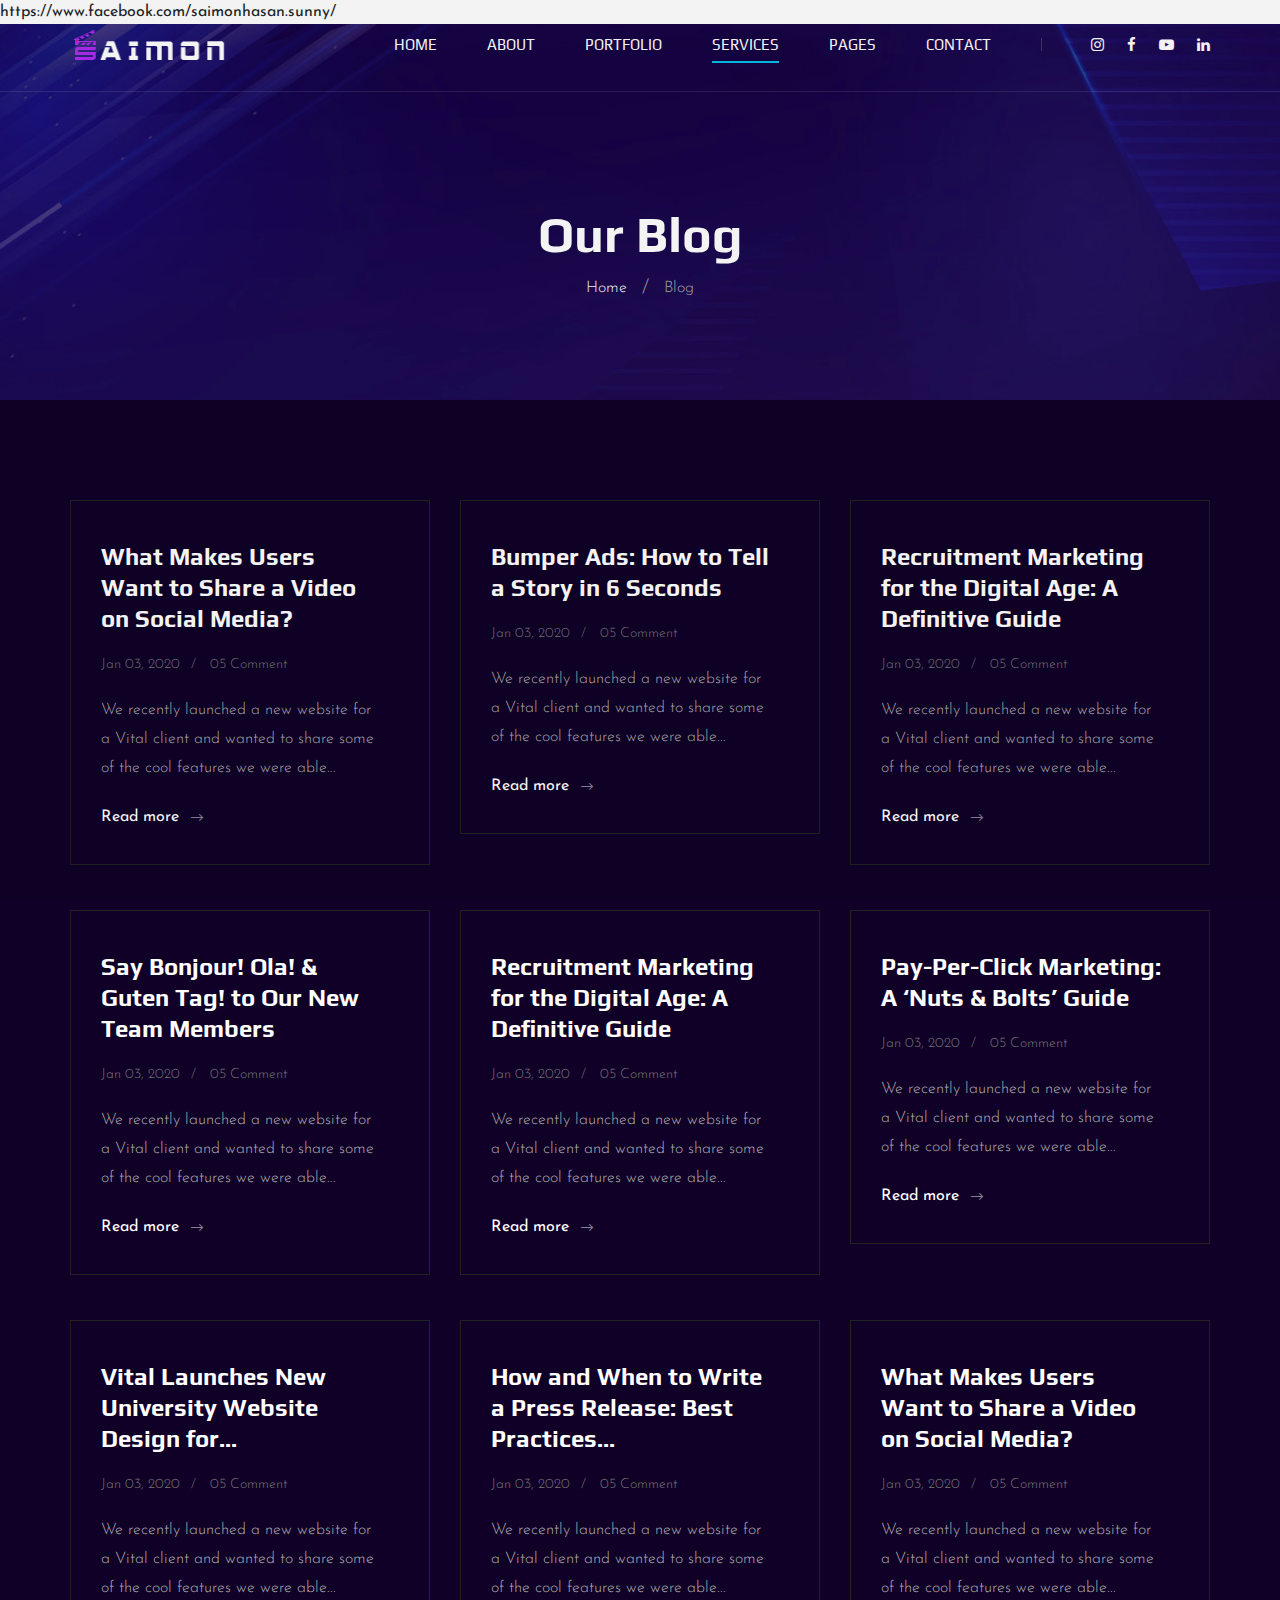
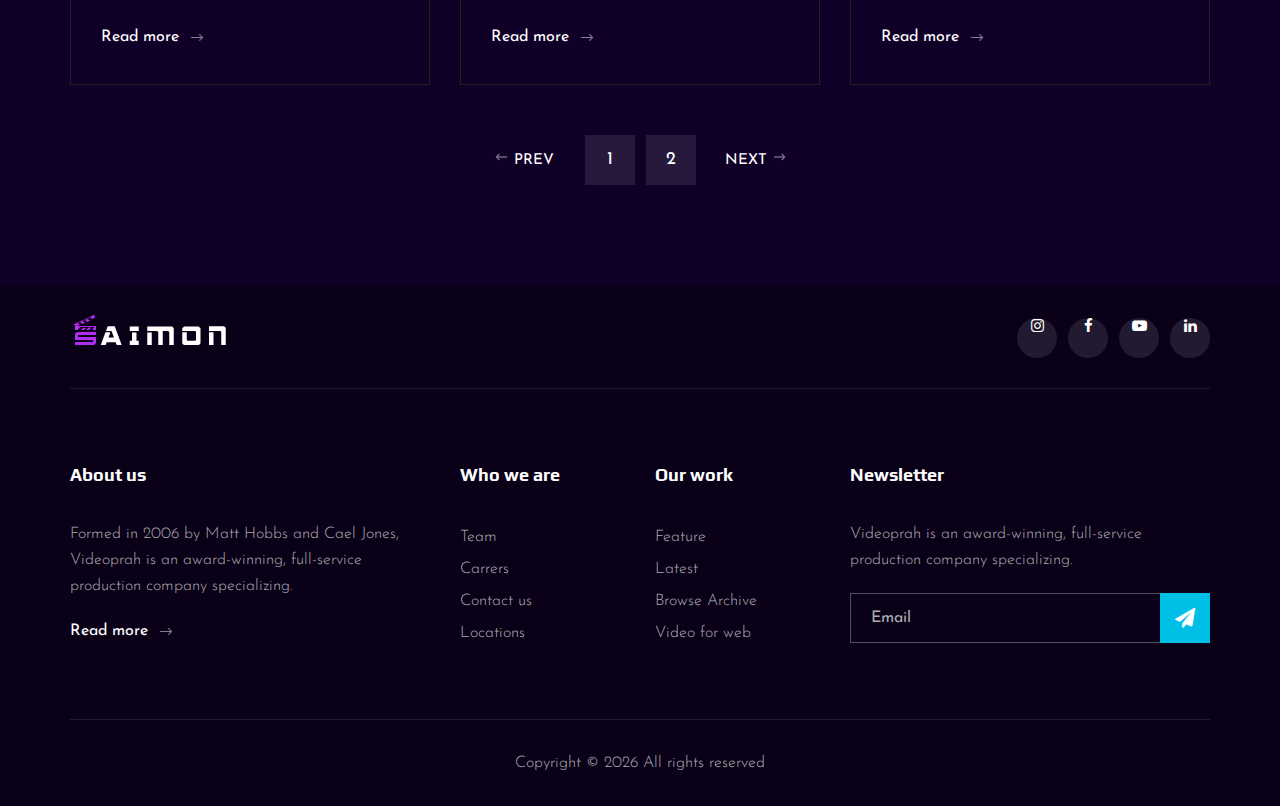
<file: blog.html>
https://www.facebook.com/saimonhasan.sunny/<!DOCTYPE html>
<html lang="zxx">

<head>
    <meta charset="UTF-8">
    <meta name="description" content="Videograph Template">
    <meta name="keywords" content="Videograph, unica, creative, html">
    <meta name="viewport" content="width=device-width, initial-scale=1.0">
    <meta http-equiv="X-UA-Compatible" content="ie=edge">
    <title>Saimon's Portfolio</title>
    <link rel="icon" type="image/x-icon" href="/img/sts.png">

    <!-- Google Font -->
    <link href="https://fonts.googleapis.com/css2?family=Play:wght@400;700&display=swap" rel="stylesheet">
    <link href="https://fonts.googleapis.com/css2?family=Josefin+Sans:wght@300;400;500;600;700&display=swap"
        rel="stylesheet">

    <!-- Css Styles -->
    <link rel="stylesheet" href="css/bootstrap.min.css" type="text/css">
    <link rel="stylesheet" href="css/font-awesome.min.css" type="text/css">
    <link rel="stylesheet" href="css/elegant-icons.css" type="text/css">
    <link rel="stylesheet" href="css/owl.carousel.min.css" type="text/css">
    <link rel="stylesheet" href="css/magnific-popup.css" type="text/css">
    <link rel="stylesheet" href="css/slicknav.min.css" type="text/css">
    <link rel="stylesheet" href="css/style.css" type="text/css">
</head>

<body>
    <!-- Page Preloder -->
    <div id="preloder">
        <div class="loader"></div>
    </div>

    <!-- Header Section Begin -->
    <header class="header">
        <div class="container">
            <div class="row">
                <div class="col-lg-2">
                    <div class="header__logo">
                        <a href="./index.html"><img src="img/logo.png" alt=""></a>
                    </div>
                </div>
                <div class="col-lg-10">
                    <div class="header__nav__option">
                        <nav class="header__nav__menu mobile-menu">
                            <ul>
                                <li><a href="./index.html">Home</a></li>
                                <li><a href="./about.html">About</a></li>
                                <li><a href="./portfolio.html">Portfolio</a></li>
                                <li class="active"><a href="./services.html">Services</a></li>
                                <li><a href="#">Pages</a>
                                    <ul class="dropdown">
                                        <li><a href="./about.html">About</a></li>
                                        <li><a href="./portfolio.html">Portfolio</a></li>
                                        <li><a href="./blog.html">Blog</a></li>
                                        <li><a href="./blog-details.html">Blog Details</a></li>
                                    </ul>
                                </li>
                                <li><a href="./contact.html">Contact</a></li>
                            </ul>
                        </nav>
                        <div class="header__nav__social">
                            <a href="https://www.instagram.com/saimonhs007/" target="_blank"><i class="fa fa-instagram"></i></a>
<a href="https://www.facebook.com/saimonhasan.sunny/" target="_blank"><i class="fa fa-facebook"></i></a>
<a href="https://www.youtube.com/channel/UCaGs0mo327s_T84llrLSZ0A"  target="_blank"><i class="fa fa-youtube-play"></i></a>
<a href="https://www.linkedin.com/in/saimon-hasan-sunny/" target="_blank"><i class="fa fa-linkedin"></i></a>
                        </div>
                    </div>
                </div>
            </div>
            <div id="mobile-menu-wrap"></div>
        </div>
    </header>
    <!-- Header End -->

    <!-- Breadcrumb Begin -->
    <div class="breadcrumb-option spad set-bg" data-setbg="img/breadcrumb-bg.jpg">
        <div class="container">
            <div class="row">
                <div class="col-lg-12 text-center">
                    <div class="breadcrumb__text">
                        <h2>Our Blog</h2>
                        <div class="breadcrumb__links">
                            <a href="#">Home</a>
                            <span>Blog</span>
                        </div>
                    </div>
                </div>
            </div>
        </div>
    </div>
    <!-- Breadcrumb End -->

    <!-- Blog Section Begin -->
    <section class="blog spad">
        <div class="container">
            <div class="row">
                <div class="col-lg-4 col-md-6 col-sm-6">
                    <div class="blog__item">
                        <h4>What Makes Users Want to Share a Video on Social Media?</h4>
                        <ul>
                            <li>Jan 03, 2020</li>
                            <li>05 Comment</li>
                        </ul>
                        <p>We recently launched a new website for a Vital client and wanted to share some of the cool
                            features we were able...</p>
                        <a href="#">Read more <span class="arrow_right"></span></a>
                    </div>
                </div>
                <div class="col-lg-4 col-md-6 col-sm-6">
                    <div class="blog__item">
                        <h4>Bumper Ads: How to Tell a Story in 6 Seconds</h4>
                        <ul>
                            <li>Jan 03, 2020</li>
                            <li>05 Comment</li>
                        </ul>
                        <p>We recently launched a new website for a Vital client and wanted to share some of the cool
                            features we were able...</p>
                        <a href="#">Read more <span class="arrow_right"></span></a>
                    </div>
                </div>
                <div class="col-lg-4 col-md-6 col-sm-6">
                    <div class="blog__item">
                        <h4>Recruitment Marketing for the Digital Age: A Definitive Guide</h4>
                        <ul>
                            <li>Jan 03, 2020</li>
                            <li>05 Comment</li>
                        </ul>
                        <p>We recently launched a new website for a Vital client and wanted to share some of the cool
                            features we were able...</p>
                        <a href="#">Read more <span class="arrow_right"></span></a>
                    </div>
                </div>
                <div class="col-lg-4 col-md-6 col-sm-6">
                    <div class="blog__item">
                        <h4>Say Bonjour! Ola! & Guten Tag! to Our New Team Members</h4>
                        <ul>
                            <li>Jan 03, 2020</li>
                            <li>05 Comment</li>
                        </ul>
                        <p>We recently launched a new website for a Vital client and wanted to share some of the cool
                            features we were able...</p>
                        <a href="#">Read more <span class="arrow_right"></span></a>
                    </div>
                </div>
                <div class="col-lg-4 col-md-6 col-sm-6">
                    <div class="blog__item">
                        <h4>Recruitment Marketing for the Digital Age: A Definitive Guide</h4>
                        <ul>
                            <li>Jan 03, 2020</li>
                            <li>05 Comment</li>
                        </ul>
                        <p>We recently launched a new website for a Vital client and wanted to share some of the cool
                            features we were able...</p>
                        <a href="#">Read more <span class="arrow_right"></span></a>
                    </div>
                </div>
                <div class="col-lg-4 col-md-6 col-sm-6">
                    <div class="blog__item">
                        <h4>Pay-Per-Click Marketing: A ‘Nuts & Bolts’ Guide</h4>
                        <ul>
                            <li>Jan 03, 2020</li>
                            <li>05 Comment</li>
                        </ul>
                        <p>We recently launched a new website for a Vital client and wanted to share some of the cool
                            features we were able...</p>
                        <a href="#">Read more <span class="arrow_right"></span></a>
                    </div>
                </div>
                <div class="col-lg-4 col-md-6 col-sm-6">
                    <div class="blog__item">
                        <h4>Vital Launches New University Website Design for...</h4>
                        <ul>
                            <li>Jan 03, 2020</li>
                            <li>05 Comment</li>
                        </ul>
                        <p>We recently launched a new website for a Vital client and wanted to share some of the cool
                            features we were able...</p>
                        <a href="#">Read more <span class="arrow_right"></span></a>
                    </div>
                </div>
                <div class="col-lg-4 col-md-6 col-sm-6">
                    <div class="blog__item">
                        <h4>How and When to Write a Press Release: Best Practices...</h4>
                        <ul>
                            <li>Jan 03, 2020</li>
                            <li>05 Comment</li>
                        </ul>
                        <p>We recently launched a new website for a Vital client and wanted to share some of the cool
                            features we were able...</p>
                        <a href="#">Read more <span class="arrow_right"></span></a>
                    </div>
                </div>
                <div class="col-lg-4 col-md-6 col-sm-6">
                    <div class="blog__item">
                        <h4>What Makes Users Want to Share a Video on Social Media?</h4>
                        <ul>
                            <li>Jan 03, 2020</li>
                            <li>05 Comment</li>
                        </ul>
                        <p>We recently launched a new website for a Vital client and wanted to share some of the cool
                            features we were able...</p>
                        <a href="#">Read more <span class="arrow_right"></span></a>
                    </div>
                </div>
            </div>
            <div class="row">
                <div class="col-lg-12">
                    <div class="pagination__option blog__pagi">
                        <a href="#" class="arrow__pagination left__arrow"><span class="arrow_left"></span> Prev</a>
                        <a href="#" class="number__pagination">1</a>
                        <a href="#" class="number__pagination">2</a>
                        <a href="#" class="arrow__pagination right__arrow">Next <span class="arrow_right"></span></a>
                    </div>
                </div>
            </div>
        </div>
    </section>
    <!-- Blog Section End -->

    <!-- Footer Section Begin -->
    <footer class="footer">
        <div class="container">
            <div class="footer__top">
                <div class="row">
                    <div class="col-lg-6 col-md-6">
                        <div class="footer__top__logo">
                            <a href="#"><img src="img/logo.png" alt=""></a>
                        </div>
                    </div>
                    <div class="col-lg-6 col-md-6">
                        <div class="footer__top__social">
                            <a href="https://www.instagram.com/saimonhs007/" target="_blank"><i class="fa fa-instagram"></i></a>
<a href="https://www.facebook.com/saimonhasan.sunny/" target="_blank"><i class="fa fa-facebook"></i></a>
<a href="https://www.youtube.com/channel/UCaGs0mo327s_T84llrLSZ0A"  target="_blank"><i class="fa fa-youtube-play"></i></a>
<a href="https://www.linkedin.com/in/saimon-hasan-sunny/" target="_blank"><i class="fa fa-linkedin"></i></a>
                        </div>
                    </div>
                </div>
            </div>
            <div class="footer__option">
                <div class="row">
                    <div class="col-lg-4 col-md-6 col-sm-6">
                        <div class="footer__option__item">
                            <h5>About us</h5>
                            <p>Formed in 2006 by Matt Hobbs and Cael Jones, Videoprah is an award-winning, full-service
                                production company specializing.</p>
                            <a href="#" class="read__more">Read more <span class="arrow_right"></span></a>
                        </div>
                    </div>
                    <div class="col-lg-2 col-md-3 col-sm-3">
                        <div class="footer__option__item">
                            <h5>Who we are</h5>
                            <ul>
                                <li><a href="#">Team</a></li>
                                <li><a href="#">Carrers</a></li>
                                <li><a href="#">Contact us</a></li>
                                <li><a href="#">Locations</a></li>
                            </ul>
                        </div>
                    </div>
                    <div class="col-lg-2 col-md-3 col-sm-3">
                        <div class="footer__option__item">
                            <h5>Our work</h5>
                            <ul>
                                <li><a href="#">Feature</a></li>
                                <li><a href="#">Latest</a></li>
                                <li><a href="#">Browse Archive</a></li>
                                <li><a href="#">Video for web</a></li>
                            </ul>
                        </div>
                    </div>
                    <div class="col-lg-4 col-md-12">
                        <div class="footer__option__item">
                            <h5>Newsletter</h5>
                            <p>Videoprah is an award-winning, full-service production company specializing.</p>
                            <form action="#">
                                <input type="text" placeholder="Email">
                                <button type="submit"><i class="fa fa-send"></i></button>
                            </form>
                        </div>
                    </div>
                </div>
            </div>
            <div class="footer__copyright">
                <div class="row">
                    <div class="col-lg-12 text-center">
                        <!-- Link back to Colorlib can't be removed. Template is licensed under CC BY 3.0. -->
                        <p class="footer__copyright__text">Copyright &copy;
                            <script>
                                document.write(new Date().getFullYear());
                            </script>
                            All rights reserved 
                        </p>
                        <!-- Link back to Colorlib can't be removed. Template is licensed under CC BY 3.0. -->
                    </div>
                </div>
            </div>
        </div>
    </footer>
    <!-- Footer Section End -->

    <!-- Js Plugins -->
    <script src="js/jquery-3.3.1.min.js"></script>
    <script src="js/bootstrap.min.js"></script>
    <script src="js/jquery.magnific-popup.min.js"></script>
    <script src="js/mixitup.min.js"></script>
    <script src="js/masonry.pkgd.min.js"></script>
    <script src="js/jquery.slicknav.js"></script>
    <script src="js/owl.carousel.min.js"></script>
    <script src="js/main.js"></script>
</body>

</html>
</file>
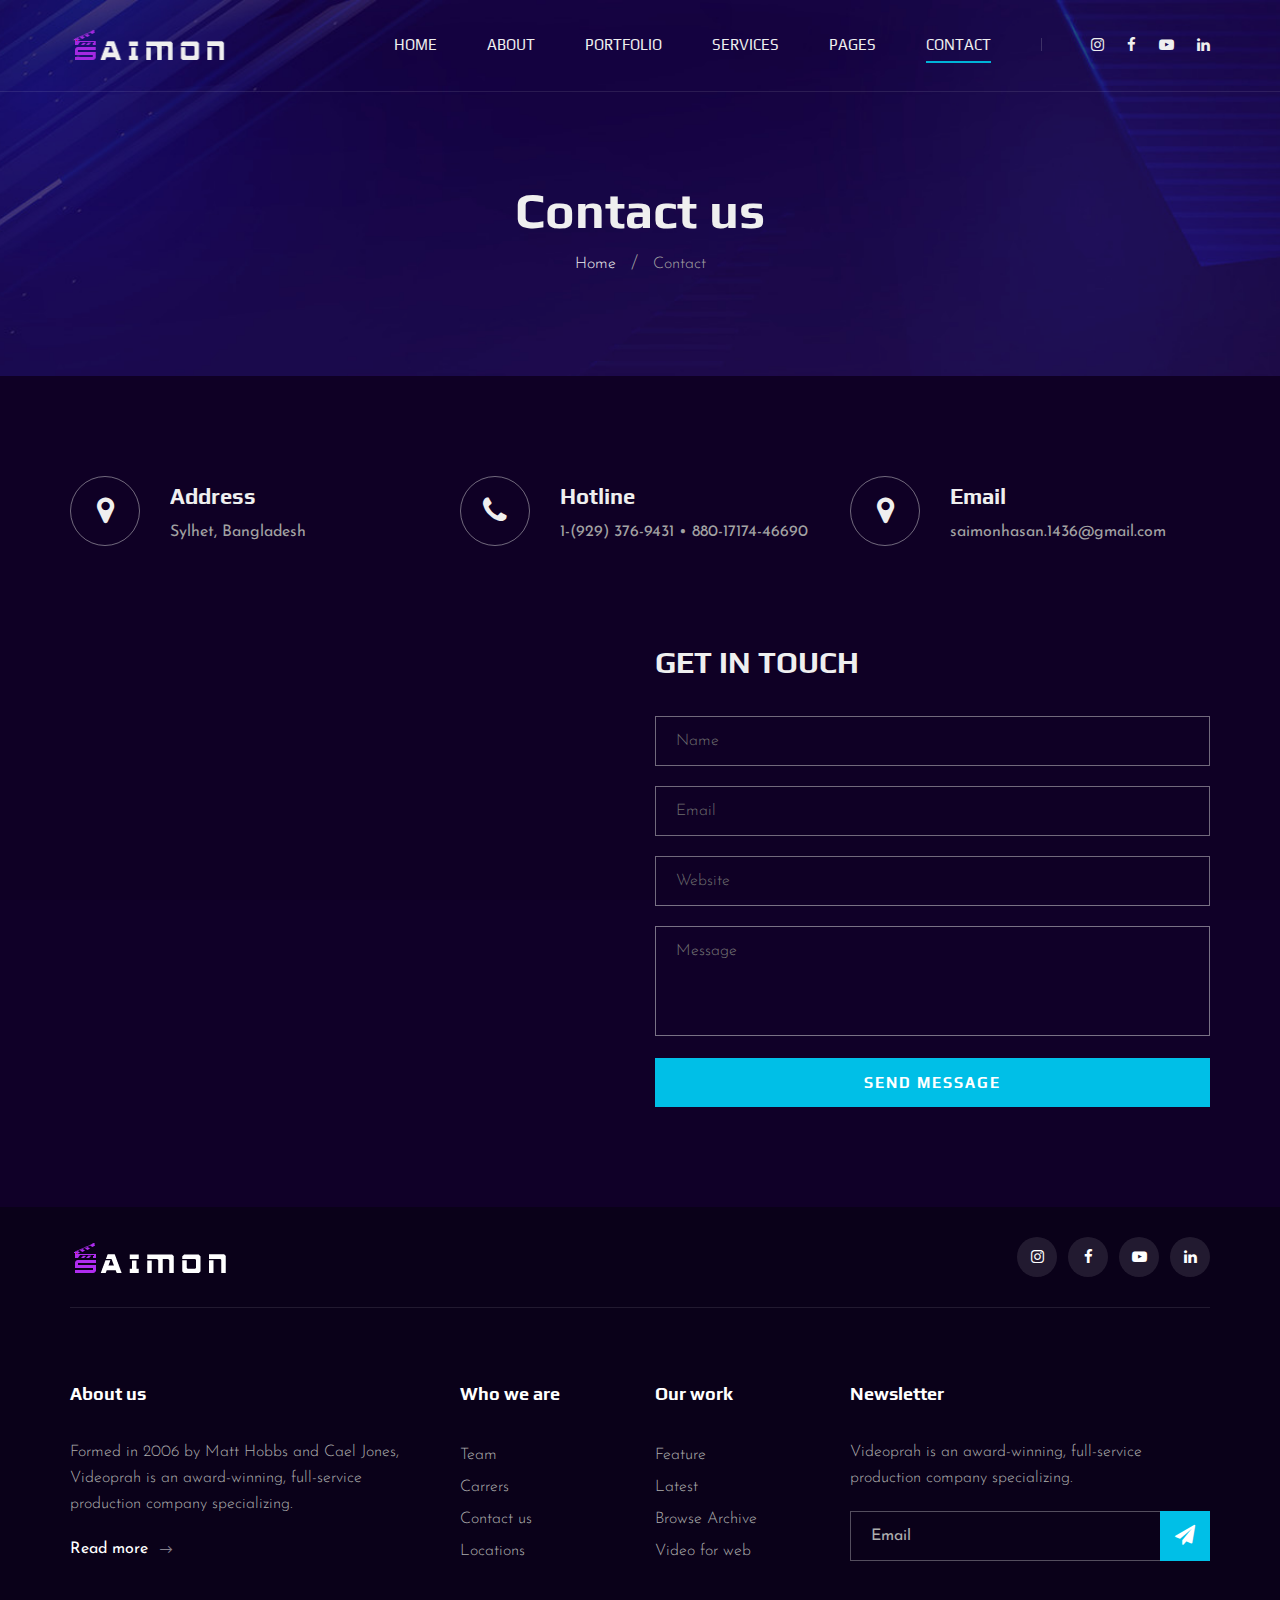
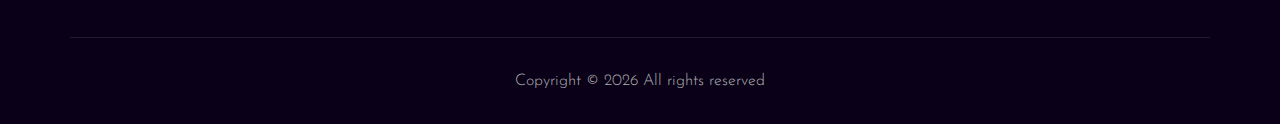
<file: contact.html>
<!DOCTYPE html>
<html lang="zxx">

<head>
    <meta charset="UTF-8">
    <meta name="description" content="Videograph Template">
    <meta name="keywords" content="Videograph, unica, creative, html">
    <meta name="viewport" content="width=device-width, initial-scale=1.0">
    <meta http-equiv="X-UA-Compatible" content="ie=edge">
    <title>Saimon's Portfolio</title>
    <link rel="icon" type="image/x-icon" href="/img/sts.png">

    <!-- Google Font -->
    <link href="https://fonts.googleapis.com/css2?family=Play:wght@400;700&display=swap" rel="stylesheet">
    <link href="https://fonts.googleapis.com/css2?family=Josefin+Sans:wght@300;400;500;600;700&display=swap"
        rel="stylesheet">

    <!-- Css Styles -->
    <link rel="stylesheet" href="css/bootstrap.min.css" type="text/css">
    <link rel="stylesheet" href="css/font-awesome.min.css" type="text/css">
    <link rel="stylesheet" href="css/elegant-icons.css" type="text/css">
    <link rel="stylesheet" href="css/owl.carousel.min.css" type="text/css">
    <link rel="stylesheet" href="css/magnific-popup.css" type="text/css">
    <link rel="stylesheet" href="css/slicknav.min.css" type="text/css">
    <link rel="stylesheet" href="css/style.css" type="text/css">
</head>

<body>
    <!-- Page Preloder -->
    <div id="preloder">
        <div class="loader"></div>
    </div>

    <!-- Header Section Begin -->
    <header class="header">
        <div class="container">
            <div class="row">
                <div class="col-lg-2">
                    <div class="header__logo">
                        <a href="./index.html"><img src="img/logo.png" alt=""></a>
                    </div>
                </div>
                <div class="col-lg-10">
                    <div class="header__nav__option">
                        <nav class="header__nav__menu mobile-menu">
                            <ul>
                                <li><a href="./index.html">Home</a></li>
                                <li><a href="./about.html">About</a></li>
                                <li><a href="./portfolio.html">Portfolio</a></li>
                                <li><a href="./services.html">Services</a></li>
                                <li><a href="#">Pages</a>
                                    <ul class="dropdown">
                                        <li><a href="./about.html">About</a></li>
                                        <li><a href="./portfolio.html">Portfolio</a></li>
                                        <li><a href="./blog.html">Blog</a></li>
                                        <li><a href="./blog-details.html">Blog Details</a></li>
                                    </ul>
                                </li>
                                <li class="active"><a href="./contact.html">Contact</a></li>
                            </ul>
                        </nav>
                        <div class="header__nav__social">
                            <a href="https://www.instagram.com/saimonhs007/" target="_blank"><i class="fa fa-instagram"></i></a>
<a href="https://www.facebook.com/saimonhasan.sunny/" target="_blank"><i class="fa fa-facebook"></i></a>
<a href="https://www.youtube.com/channel/UCaGs0mo327s_T84llrLSZ0A"  target="_blank"><i class="fa fa-youtube-play"></i></a>
<a href="https://www.linkedin.com/in/saimon-hasan-sunny/" target="_blank"><i class="fa fa-linkedin"></i></a>
                        </div>
                    </div>
                </div>
            </div>
            <div id="mobile-menu-wrap"></div>
        </div>
    </header>
    <!-- Header End -->

    <!-- Breadcrumb Begin -->
    <div class="breadcrumb-option spad set-bg" data-setbg="img/breadcrumb-bg.jpg">
        <div class="container">
            <div class="row">
                <div class="col-lg-12 text-center">
                    <div class="breadcrumb__text">
                        <h2>Contact us</h2>
                        <div class="breadcrumb__links">
                            <a href="#">Home</a>
                            <span>Contact</span>
                        </div>
                    </div>
                </div>
            </div>
        </div>
    </div>
    <!-- Breadcrumb End -->

    <!-- Contact Widget Section Begin -->
    <section class="contact-widget spad">
        <div class="container">
            <div class="row">
                <div class="col-lg-4 col-md-6 col-md-6 col-md-3">
                    <div class="contact__widget__item">
                        <div class="contact__widget__item__icon">
                            <i class="fa fa-map-marker"></i>
                        </div>
                        <div class="contact__widget__item__text">
                            <h4>Address</h4>
                            <p>Sylhet, Bangladesh</p>
                        </div>
                    </div>
                </div>
                <div class="col-lg-4 col-md-6 col-md-6 col-md-3">
                    <div class="contact__widget__item">
                        <div class="contact__widget__item__icon">
                            <i class="fa fa-phone"></i>
                        </div>
                        <div class="contact__widget__item__text">
                            <h4>Hotline</h4>
                            <p>1-(929) 376-9431‬ • 880-17174-46690</p>
                        </div>
                    </div>
                </div>
                <div class="col-lg-4 col-md-6 col-md-6 col-md-3">
                    <div class="contact__widget__item">
                        <div class="contact__widget__item__icon">
                            <i class="fa fa-map-marker"></i>
                        </div>
                        <div class="contact__widget__item__text">
                            <h4>Email</h4>
                            <p>saimonhasan.1436@gmail.com</p>
                        </div>
                    </div>
                </div>
            </div>
        </div>
    </section>
    <!-- Contact Widget Section End -->

    <!-- Call To Action Section Begin -->
    <section class="contact spad">
        <div class="container">
            <div class="row">
                <div class="col-lg-6 col-md-6">
                    <div class="contact__map">
                        <iframe
                            src="https://www.google.com/maps/embed?pb=!1m18!1m12!1m3!1d387190.2798902705!2d-74.25986790365917!3d40.697670067823786!2m3!1f0!2f0!3f0!3m2!1i1024!2i768!4f13.1!3m3!1m2!1s0x89c24fa5d33f083b%3A0xc80b8f06e177fe62!2sNew%20York%2C%20NY%2C%20USA!5e0!3m2!1sen!2sbd!4v1596152431947!5m2!1sen!2sbd"
                            height="450" style="border:0;"></iframe>
                    </div>
                </div>
                <div class="col-lg-6 col-md-6">
                    <div class="contact__form">
                        <h3>Get in touch</h3>
                        <form action="#">
                            <input type="text" placeholder="Name">
                            <input type="text" placeholder="Email">
                            <input type="text" placeholder="Website">
                            <textarea placeholder="Message"></textarea>
                            <button type="submit" class="site-btn">Send Message</button>
                        </form>
                    </div>
                </div>
            </div>
        </div>
    </section>
    <!-- Call To Action Section End -->

    <!-- Footer Section Begin -->
    <footer class="footer">
        <div class="container">
            <div class="footer__top">
                <div class="row">
                    <div class="col-lg-6 col-md-6">
                        <div class="footer__top__logo">
                            <a href="#"><img src="img/logo.png" alt=""></a>
                        </div>
                    </div>
                    <div class="col-lg-6 col-md-6">
                        <div class="footer__top__social">
                            <a href="https://www.instagram.com/saimonhs007/" target="_blank"><i class="fa fa-instagram"></i></a>
<a href="https://www.facebook.com/saimonhasan.sunny/" target="_blank"><i class="fa fa-facebook"></i></a>
<a href="https://www.youtube.com/channel/UCaGs0mo327s_T84llrLSZ0A"  target="_blank"><i class="fa fa-youtube-play"></i></a>
<a href="https://www.linkedin.com/in/saimon-hasan-sunny/" target="_blank"><i class="fa fa-linkedin"></i></a>
                        </div>
                    </div>
                </div>
            </div>
            <div class="footer__option">
                <div class="row">
                    <div class="col-lg-4 col-md-6">
                        <div class="footer__option__item">
                            <h5>About us</h5>
                            <p>Formed in 2006 by Matt Hobbs and Cael Jones, Videoprah is an award-winning, full-service
                                production company specializing.</p>
                            <a href="#" class="read__more">Read more <span class="arrow_right"></span></a>
                        </div>
                    </div>
                    <div class="col-lg-2 col-md-3">
                        <div class="footer__option__item">
                            <h5>Who we are</h5>
                            <ul>
                                <li><a href="#">Team</a></li>
                                <li><a href="#">Carrers</a></li>
                                <li><a href="#">Contact us</a></li>
                                <li><a href="#">Locations</a></li>
                            </ul>
                        </div>
                    </div>
                    <div class="col-lg-2 col-md-3">
                        <div class="footer__option__item">
                            <h5>Our work</h5>
                            <ul>
                                <li><a href="#">Feature</a></li>
                                <li><a href="#">Latest</a></li>
                                <li><a href="#">Browse Archive</a></li>
                                <li><a href="#">Video for web</a></li>
                            </ul>
                        </div>
                    </div>
                    <div class="col-lg-4 col-md-12">
                        <div class="footer__option__item">
                            <h5>Newsletter</h5>
                            <p>Videoprah is an award-winning, full-service production company specializing.</p>
                            <form action="#">
                                <input type="text" placeholder="Email">
                                <button type="submit"><i class="fa fa-send"></i></button>
                            </form>
                        </div>
                    </div>
                </div>
            </div>
            <div class="footer__copyright">
                <div class="row">
                    <div class="col-lg-12 text-center">
                        <!-- Link back to Colorlib can't be removed. Template is licensed under CC BY 3.0. -->
                        <p class="footer__copyright__text">Copyright &copy;
                            <script>
                                document.write(new Date().getFullYear());
                            </script>
                            All rights reserved
                        </p>
                        <!-- Link back to Colorlib can't be removed. Template is licensed under CC BY 3.0. -->
                    </div>
                </div>
            </div>
        </div>
    </footer>
    <!-- Footer Section End -->

    <!-- Js Plugins -->
    <script src="js/jquery-3.3.1.min.js"></script>
    <script src="js/bootstrap.min.js"></script>
    <script src="js/jquery.magnific-popup.min.js"></script>
    <script src="js/mixitup.min.js"></script>
    <script src="js/masonry.pkgd.min.js"></script>
    <script src="js/jquery.slicknav.js"></script>
    <script src="js/owl.carousel.min.js"></script>
    <script src="js/main.js"></script>
</body>

</html>
</file>
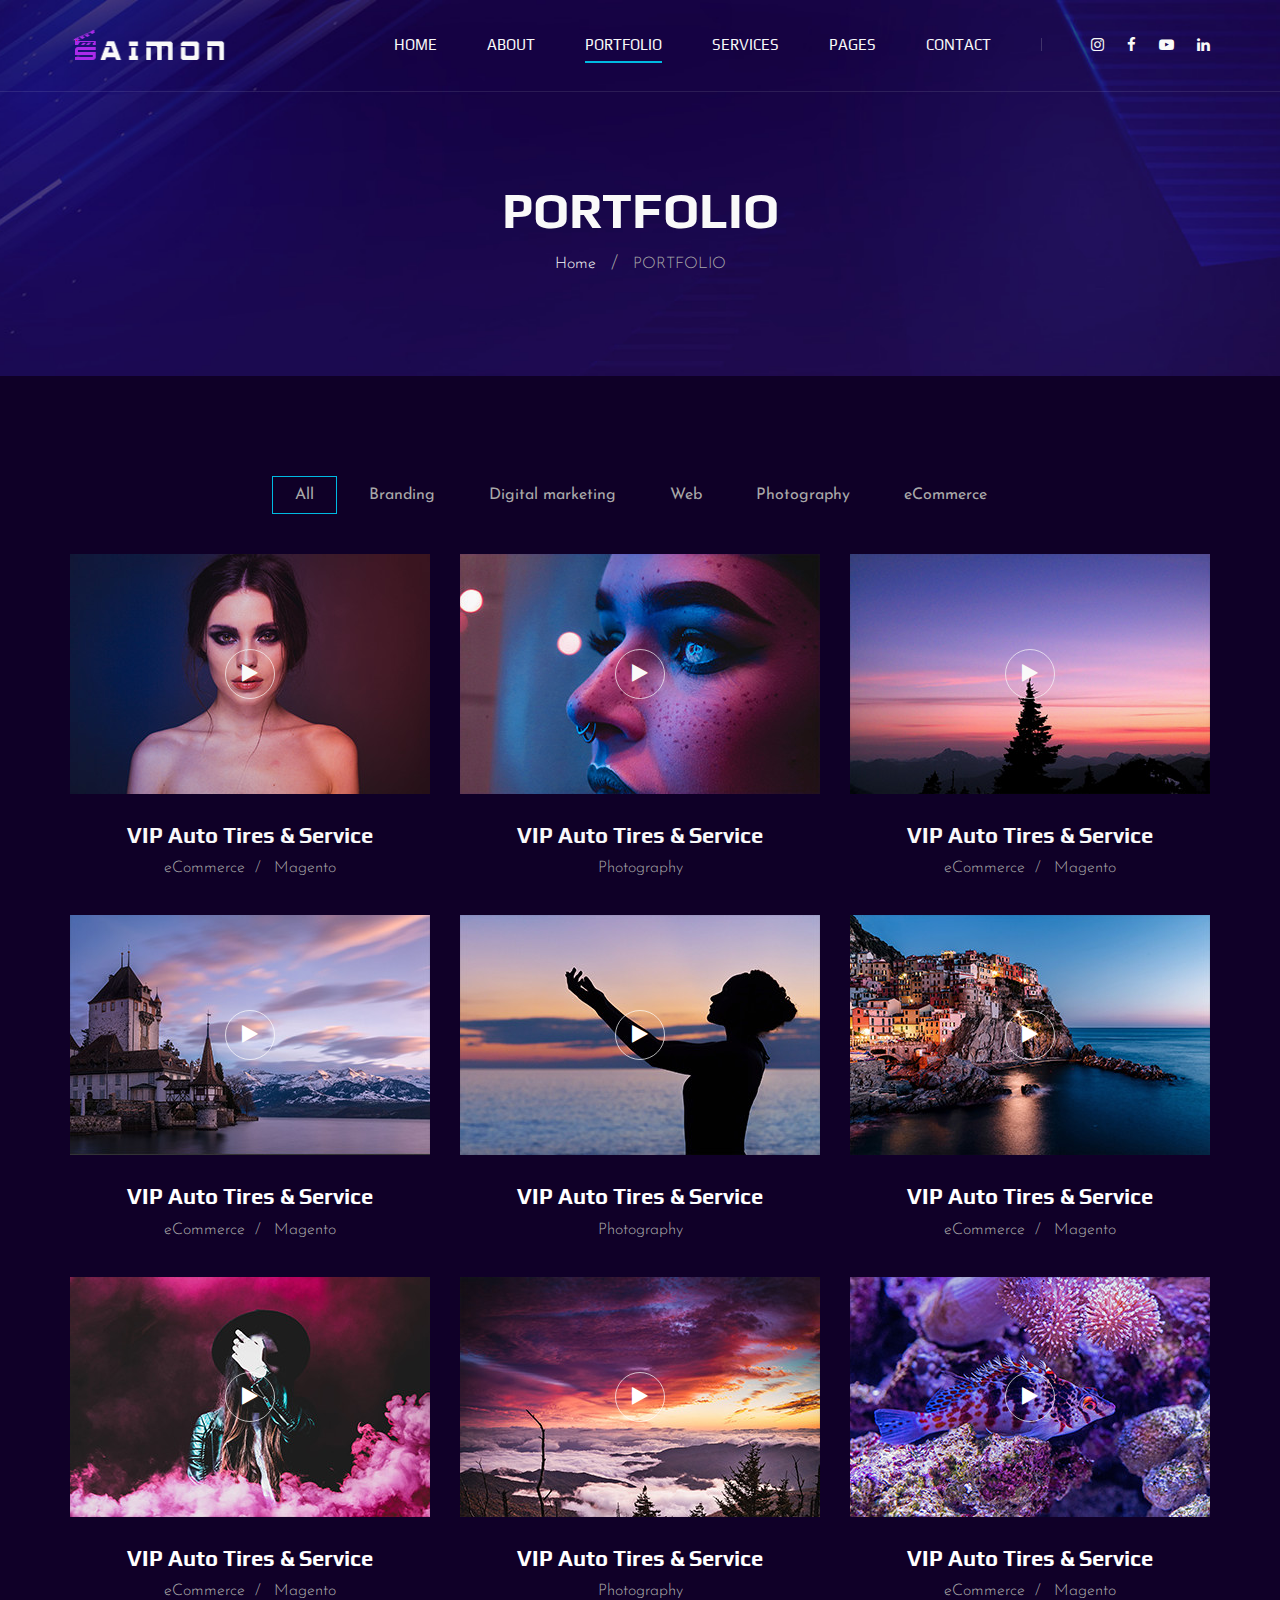
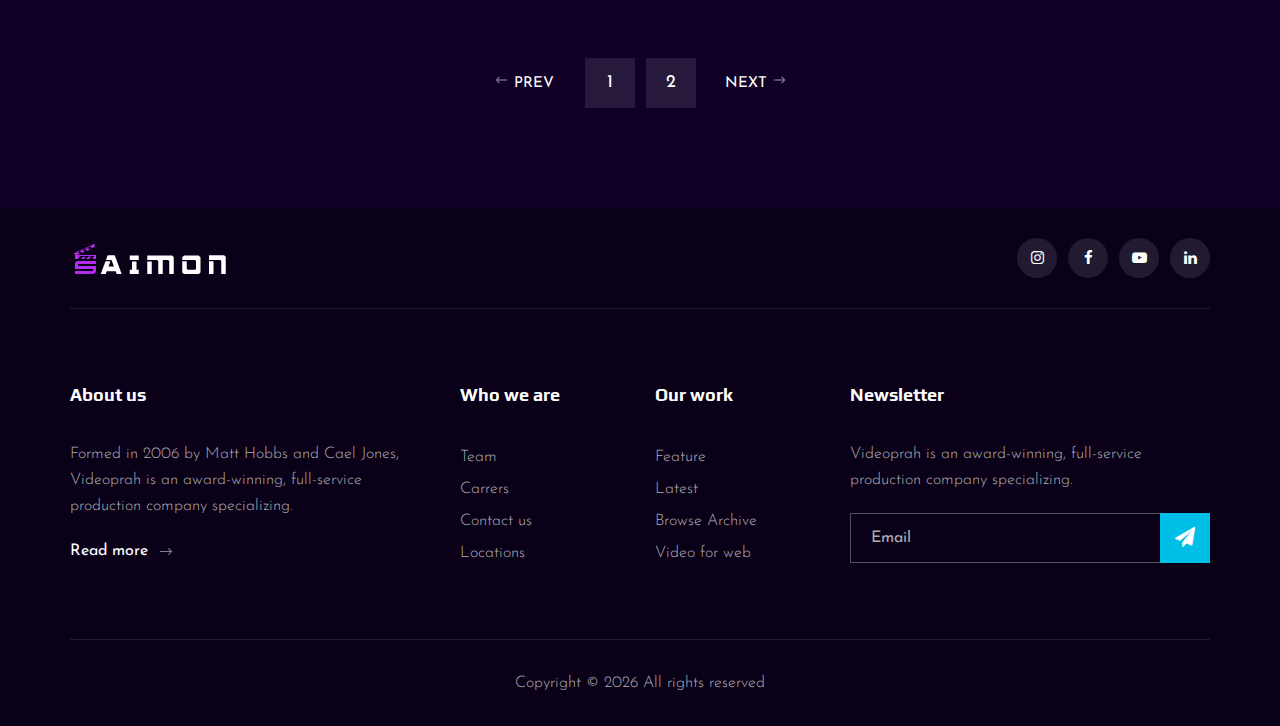
<file: portfolio.html>
<!DOCTYPE html>
<html lang="zxx">

<head>
    <meta charset="UTF-8">
    <meta name="description" content="Videograph Template">
    <meta name="keywords" content="Videograph, unica, creative, html">
    <meta name="viewport" content="width=device-width, initial-scale=1.0">
    <meta http-equiv="X-UA-Compatible" content="ie=edge">
    <title>Saimon's Portfolio</title>
    <link rel="icon" type="image/x-icon" href="/img/sts.png">
    <!-- Google Font -->
    <link href="https://fonts.googleapis.com/css2?family=Play:wght@400;700&display=swap" rel="stylesheet">
    <link href="https://fonts.googleapis.com/css2?family=Josefin+Sans:wght@300;400;500;600;700&display=swap"
        rel="stylesheet">

    <!-- Css Styles -->
    <link rel="stylesheet" href="css/bootstrap.min.css" type="text/css">
    <link rel="stylesheet" href="css/font-awesome.min.css" type="text/css">
    <link rel="stylesheet" href="css/elegant-icons.css" type="text/css">
    <link rel="stylesheet" href="css/owl.carousel.min.css" type="text/css">
    <link rel="stylesheet" href="css/magnific-popup.css" type="text/css">
    <link rel="stylesheet" href="css/slicknav.min.css" type="text/css">
    <link rel="stylesheet" href="css/style.css" type="text/css">
</head>

<body>
    <!-- Page Preloder -->
    <div id="preloder">
        <div class="loader"></div>
    </div>

    <!-- Header Section Begin -->
    <header class="header">
        <div class="container">
            <div class="row">
                <div class="col-lg-2">
                    <div class="header__logo">
                        <a href="./index.html"><img src="img/logo.png" alt=""></a>
                    </div>
                </div>
                <div class="col-lg-10">
                    <div class="header__nav__option">
                        <nav class="header__nav__menu mobile-menu">
                            <ul>
                                <li><a href="./index.html">Home</a></li>
                                <li><a href="./about.html">About</a></li>
                                <li class="active"><a href="./portfolio.html">Portfolio</a></li>
                                <li><a href="./services.html">Services</a></li>
                                <li><a href="#">Pages</a>
                                    <ul class="dropdown">
                                        <li><a href="./about.html">About</a></li>
                                        <li><a href="./portfolio.html">Portfolio</a></li>
                                        <li><a href="./blog.html">Blog</a></li>
                                        <li><a href="./blog-details.html">Blog Details</a></li>
                                    </ul>
                                </li>
                                <li><a href="./contact.html">Contact</a></li>
                            </ul>
                        </nav>
                        <div class="header__nav__social">
                            <a href="https://www.instagram.com/saimonhs007/" target="_blank"><i class="fa fa-instagram"></i></a>
<a href="https://www.facebook.com/saimonhasan.sunny/" target="_blank"><i class="fa fa-facebook"></i></a>
<a href="https://www.youtube.com/channel/UCaGs0mo327s_T84llrLSZ0A"  target="_blank"><i class="fa fa-youtube-play"></i></a>
<a href="https://www.linkedin.com/in/saimon-hasan-sunny/" target="_blank"><i class="fa fa-linkedin"></i></a>
                        </div>
                    </div>
                </div>
            </div>
            <div id="mobile-menu-wrap"></div>
        </div>
    </header>
    <!-- Header End -->

    <!-- Breadcrumb Begin -->
    <div class="breadcrumb-option spad set-bg" data-setbg="img/breadcrumb-bg.jpg">
        <div class="container">
            <div class="row">
                <div class="col-lg-12 text-center">
                    <div class="breadcrumb__text">
                        <h2>PORTFOLIO</h2>
                        <div class="breadcrumb__links">
                            <a href="#">Home</a>
                            <span>PORTFOLIO</span>
                        </div>
                    </div>
                </div>
            </div>
        </div>
    </div>
    <!-- Breadcrumb End -->

    <!-- Portfolio Section Begin -->
    <section class="portfolio spad">
        <div class="container">
            <div class="row">
                <div class="col-lg-12">
                    <ul class="portfolio__filter">
                        <li class="active" data-filter="*">All</li>
                        <li data-filter=".branding">Branding</li>
                        <li data-filter=".digital-marketing">Digital marketing</li>
                        <li data-filter=".web">Web</li>
                        <li data-filter=".photography">Photography</li>
                        <li data-filter=" .ecommerce">eCommerce</li>
                    </ul>
                </div>
            </div>
            <div class="row portfolio__gallery">
                <div class="col-lg-4 col-md-6 col-sm-6 mix branding">
                    <div class="portfolio__item">
                        <div class="portfolio__item__video set-bg" data-setbg="img/portfolio/portfolio-1.jpg">
                            <a href="https://www.youtube.com/watch?v=LXb3EKWsInQ" class="play-btn video-popup"><i
                                    class="fa fa-play"></i></a>
                        </div>
                        <div class="portfolio__item__text">
                            <h4>VIP Auto Tires & Service</h4>
                            <ul>
                                <li>eCommerce</li>
                                <li>Magento</li>
                            </ul>
                        </div>
                    </div>
                </div>
                <div class="col-lg-4 col-md-6 col-sm-6 mix digital-marketing">
                    <div class="portfolio__item">
                        <div class="portfolio__item__video set-bg" data-setbg="img/portfolio/portfolio-2.jpg">
                            <a href="https://www.youtube.com/watch?v=LXb3EKWsInQ" class="play-btn video-popup"><i
                                    class="fa fa-play"></i></a>
                        </div>
                        <div class="portfolio__item__text">
                            <h4>VIP Auto Tires & Service</h4>
                            <span>Photography</span>
                        </div>
                    </div>
                </div>
                <div class="col-lg-4 col-md-6 col-sm-6 mix web">
                    <div class="portfolio__item">
                        <div class="portfolio__item__video set-bg" data-setbg="img/portfolio/portfolio-3.jpg">
                            <a href="https://www.youtube.com/watch?v=LXb3EKWsInQ" class="play-btn video-popup"><i
                                    class="fa fa-play"></i></a>
                        </div>
                        <div class="portfolio__item__text">
                            <h4>VIP Auto Tires & Service</h4>
                            <ul>
                                <li>eCommerce</li>
                                <li>Magento</li>
                            </ul>
                        </div>
                    </div>
                </div>
                <div class="col-lg-4 col-md-6 col-sm-6 mix photography">
                    <div class="portfolio__item">
                        <div class="portfolio__item__video set-bg" data-setbg="img/portfolio/portfolio-4.jpg">
                            <a href="https://www.youtube.com/watch?v=LXb3EKWsInQ" class="play-btn video-popup"><i
                                    class="fa fa-play"></i></a>
                        </div>
                        <div class="portfolio__item__text">
                            <h4>VIP Auto Tires & Service</h4>
                            <ul>
                                <li>eCommerce</li>
                                <li>Magento</li>
                            </ul>
                        </div>
                    </div>
                </div>
                <div class="col-lg-4 col-md-6 col-sm-6 mix ecommerce">
                    <div class="portfolio__item">
                        <div class="portfolio__item__video set-bg" data-setbg="img/portfolio/portfolio-5.jpg">
                            <a href="https://www.youtube.com/watch?v=LXb3EKWsInQ" class="play-btn video-popup"><i
                                    class="fa fa-play"></i></a>
                        </div>
                        <div class="portfolio__item__text">
                            <h4>VIP Auto Tires & Service</h4>
                            <span>Photography</span>
                        </div>
                    </div>
                </div>
                <div class="col-lg-4 col-md-6 col-sm-6 mix branding">
                    <div class="portfolio__item">
                        <div class="portfolio__item__video set-bg" data-setbg="img/portfolio/portfolio-6.jpg">
                            <a href="https://www.youtube.com/watch?v=LXb3EKWsInQ" class="play-btn video-popup"><i
                                    class="fa fa-play"></i></a>
                        </div>
                        <div class="portfolio__item__text">
                            <h4>VIP Auto Tires & Service</h4>
                            <ul>
                                <li>eCommerce</li>
                                <li>Magento</li>
                            </ul>
                        </div>
                    </div>
                </div>
                <div class="col-lg-4 col-md-6 col-sm-6 mix web">
                    <div class="portfolio__item">
                        <div class="portfolio__item__video set-bg" data-setbg="img/portfolio/portfolio-7.jpg">
                            <a href="https://www.youtube.com/watch?v=LXb3EKWsInQ" class="play-btn video-popup"><i
                                    class="fa fa-play"></i></a>
                        </div>
                        <div class="portfolio__item__text">
                            <h4>VIP Auto Tires & Service</h4>
                            <ul>
                                <li>eCommerce</li>
                                <li>Magento</li>
                            </ul>
                        </div>
                    </div>
                </div>
                <div class="col-lg-4 col-md-6 col-sm-6 mix photography">
                    <div class="portfolio__item">
                        <div class="portfolio__item__video set-bg" data-setbg="img/portfolio/portfolio-8.jpg">
                            <a href="https://www.youtube.com/watch?v=LXb3EKWsInQ" class="play-btn video-popup"><i
                                    class="fa fa-play"></i></a>
                        </div>
                        <div class="portfolio__item__text">
                            <h4>VIP Auto Tires & Service</h4>
                            <span>Photography</span>
                        </div>
                    </div>
                </div>
                <div class="col-lg-4 col-md-6 col-sm-6 mix ecommerce">
                    <div class="portfolio__item">
                        <div class="portfolio__item__video set-bg" data-setbg="img/portfolio/portfolio-9.jpg">
                            <a href="https://www.youtube.com/watch?v=LXb3EKWsInQ" class="play-btn video-popup"><i
                                    class="fa fa-play"></i></a>
                        </div>
                        <div class="portfolio__item__text">
                            <h4>VIP Auto Tires & Service</h4>
                            <ul>
                                <li>eCommerce</li>
                                <li>Magento</li>
                            </ul>
                        </div>
                    </div>
                </div>
            </div>
            <div class="row">
                <div class="col-lg-12">
                    <div class="pagination__option">
                        <a href="#" class="arrow__pagination left__arrow"><span class="arrow_left"></span> Prev</a>
                        <a href="#" class="number__pagination">1</a>
                        <a href="#" class="number__pagination">2</a>
                        <a href="#" class="arrow__pagination right__arrow">Next <span class="arrow_right"></span></a>
                    </div>
                </div>
            </div>
        </div>
    </section>
    <!-- Portfolio Section End -->

    <!-- Footer Section Begin -->
    <footer class="footer">
        <div class="container">
            <div class="footer__top">
                <div class="row">
                    <div class="col-lg-6 col-md-6">
                        <div class="footer__top__logo">
                            <a href="#"><img src="img/logo.png" alt=""></a>
                        </div>
                    </div>
                    <div class="col-lg-6 col-md-6">
                        <div class="footer__top__social">
                            <a href="https://www.instagram.com/saimonhs007/" target="_blank"><i class="fa fa-instagram"></i></a>
<a href="https://www.facebook.com/saimonhasan.sunny/" target="_blank"><i class="fa fa-facebook"></i></a>
<a href="https://www.youtube.com/channel/UCaGs0mo327s_T84llrLSZ0A"  target="_blank"><i class="fa fa-youtube-play"></i></a>
<a href="https://www.linkedin.com/in/saimon-hasan-sunny/" target="_blank"><i class="fa fa-linkedin"></i></a>
                        </div>
                    </div>
                </div>
            </div>
            <div class="footer__option">
                <div class="row">
                    <div class="col-lg-4 col-md-6 col-sm-6">
                        <div class="footer__option__item">
                            <h5>About us</h5>
                            <p>Formed in 2006 by Matt Hobbs and Cael Jones, Videoprah is an award-winning, full-service
                                production company specializing.</p>
                            <a href="#" class="read__more">Read more <span class="arrow_right"></span></a>
                        </div>
                    </div>
                    <div class="col-lg-2 col-md-3 col-sm-3">
                        <div class="footer__option__item">
                            <h5>Who we are</h5>
                            <ul>
                                <li><a href="#">Team</a></li>
                                <li><a href="#">Carrers</a></li>
                                <li><a href="#">Contact us</a></li>
                                <li><a href="#">Locations</a></li>
                            </ul>
                        </div>
                    </div>
                    <div class="col-lg-2 col-md-3 col-sm-3">
                        <div class="footer__option__item">
                            <h5>Our work</h5>
                            <ul>
                                <li><a href="#">Feature</a></li>
                                <li><a href="#">Latest</a></li>
                                <li><a href="#">Browse Archive</a></li>
                                <li><a href="#">Video for web</a></li>
                            </ul>
                        </div>
                    </div>
                    <div class="col-lg-4 col-md-12">
                        <div class="footer__option__item">
                            <h5>Newsletter</h5>
                            <p>Videoprah is an award-winning, full-service production company specializing.</p>
                            <form action="#">
                                <input type="text" placeholder="Email">
                                <button type="submit"><i class="fa fa-send"></i></button>
                            </form>
                        </div>
                    </div>
                </div>
            </div>
            <div class="footer__copyright">
                <div class="row">
                    <div class="col-lg-12 text-center">
                        <!-- Link back to Colorlib can't be removed. Template is licensed under CC BY 3.0. -->
                        <p class="footer__copyright__text">Copyright &copy;
                            <script>
                                document.write(new Date().getFullYear());
                            </script>
                            All rights reserved 
                        </p>
                        <!-- Link back to Colorlib can't be removed. Template is licensed under CC BY 3.0. -->
                    </div>
                </div>
            </div>
        </div>
    </footer>
    <!-- Footer Section End -->

    <!-- Js Plugins -->
    <script src="js/jquery-3.3.1.min.js"></script>
    <script src="js/bootstrap.min.js"></script>
    <script src="js/jquery.magnific-popup.min.js"></script>
    <script src="js/mixitup.min.js"></script>
    <script src="js/masonry.pkgd.min.js"></script>
    <script src="js/jquery.slicknav.js"></script>
    <script src="js/owl.carousel.min.js"></script>
    <script src="js/main.js"></script>
</body>

</html>
</file>
<file: css/elegant-icons.css>
@font-face {
	font-family: 'ElegantIcons';
	src:url('../fonts/ElegantIcons.eot');
	src:url('../fonts/ElegantIcons.eot?#iefix') format('embedded-opentype'),
		url('../fonts/ElegantIcons.woff') format('woff'),
		url('../fonts/ElegantIcons.ttf') format('truetype'),
		url('../fonts/ElegantIcons.svg#ElegantIcons') format('svg');
	font-weight: normal;
	font-style: normal;
}

/* Use the following CSS code if you want to use data attributes for inserting your icons */
[data-icon]:before {
	font-family: 'ElegantIcons';
	content: attr(data-icon);
	speak: none;
	font-weight: normal;
	font-variant: normal;
	text-transform: none;
	line-height: 1;
	-webkit-font-smoothing: antialiased;
	-moz-osx-font-smoothing: grayscale;
}

/* Use the following CSS code if you want to have a class per icon */
/*
Instead of a list of all class selectors,
you can use the generic selector below, but it's slower:
[class*="your-class-prefix"] {
*/
.arrow_up, .arrow_down, .arrow_left, .arrow_right, .arrow_left-up, .arrow_right-up, .arrow_right-down, .arrow_left-down, .arrow-up-down, .arrow_up-down_alt, .arrow_left-right_alt, .arrow_left-right, .arrow_expand_alt2, .arrow_expand_alt, .arrow_condense, .arrow_expand, .arrow_move, .arrow_carrot-up, .arrow_carrot-down, .arrow_carrot-left, .arrow_carrot-right, .arrow_carrot-2up, .arrow_carrot-2down, .arrow_carrot-2left, .arrow_carrot-2right, .arrow_carrot-up_alt2, .arrow_carrot-down_alt2, .arrow_carrot-left_alt2, .arrow_carrot-right_alt2, .arrow_carrot-2up_alt2, .arrow_carrot-2down_alt2, .arrow_carrot-2left_alt2, .arrow_carrot-2right_alt2, .arrow_triangle-up, .arrow_triangle-down, .arrow_triangle-left, .arrow_triangle-right, .arrow_triangle-up_alt2, .arrow_triangle-down_alt2, .arrow_triangle-left_alt2, .arrow_triangle-right_alt2, .arrow_back, .icon_minus-06, .icon_plus, .icon_close, .icon_check, .icon_minus_alt2, .icon_plus_alt2, .icon_close_alt2, .icon_check_alt2, .icon_zoom-out_alt, .icon_zoom-in_alt, .icon_search, .icon_box-empty, .icon_box-selected, .icon_minus-box, .icon_plus-box, .icon_box-checked, .icon_circle-empty, .icon_circle-slelected, .icon_stop_alt2, .icon_stop, .icon_pause_alt2, .icon_pause, .icon_menu, .icon_menu-square_alt2, .icon_menu-circle_alt2, .icon_ul, .icon_ol, .icon_adjust-horiz, .icon_adjust-vert, .icon_document_alt, .icon_documents_alt, .icon_pencil, .icon_pencil-edit_alt, .icon_pencil-edit, .icon_folder-alt, .icon_folder-open_alt, .icon_folder-add_alt, .icon_info_alt, .icon_error-oct_alt, .icon_error-circle_alt, .icon_error-triangle_alt, .icon_question_alt2, .icon_question, .icon_comment_alt, .icon_chat_alt, .icon_vol-mute_alt, .icon_volume-low_alt, .icon_volume-high_alt, .icon_quotations, .icon_quotations_alt2, .icon_clock_alt, .icon_lock_alt, .icon_lock-open_alt, .icon_key_alt, .icon_cloud_alt, .icon_cloud-upload_alt, .icon_cloud-download_alt, .icon_image, .icon_images, .icon_lightbulb_alt, .icon_gift_alt, .icon_house_alt, .icon_genius, .icon_mobile, .icon_tablet, .icon_laptop, .icon_desktop, .icon_camera_alt, .icon_mail_alt, .icon_cone_alt, .icon_ribbon_alt, .icon_bag_alt, .icon_creditcard, .icon_cart_alt, .icon_paperclip, .icon_tag_alt, .icon_tags_alt, .icon_trash_alt, .icon_cursor_alt, .icon_mic_alt, .icon_compass_alt, .icon_pin_alt, .icon_pushpin_alt, .icon_map_alt, .icon_drawer_alt, .icon_toolbox_alt, .icon_book_alt, .icon_calendar, .icon_film, .icon_table, .icon_contacts_alt, .icon_headphones, .icon_lifesaver, .icon_piechart, .icon_refresh, .icon_link_alt, .icon_link, .icon_loading, .icon_blocked, .icon_archive_alt, .icon_heart_alt, .icon_star_alt, .icon_star-half_alt, .icon_star, .icon_star-half, .icon_tools, .icon_tool, .icon_cog, .icon_cogs, .arrow_up_alt, .arrow_down_alt, .arrow_left_alt, .arrow_right_alt, .arrow_left-up_alt, .arrow_right-up_alt, .arrow_right-down_alt, .arrow_left-down_alt, .arrow_condense_alt, .arrow_expand_alt3, .arrow_carrot_up_alt, .arrow_carrot-down_alt, .arrow_carrot-left_alt, .arrow_carrot-right_alt, .arrow_carrot-2up_alt, .arrow_carrot-2dwnn_alt, .arrow_carrot-2left_alt, .arrow_carrot-2right_alt, .arrow_triangle-up_alt, .arrow_triangle-down_alt, .arrow_triangle-left_alt, .arrow_triangle-right_alt, .icon_minus_alt, .icon_plus_alt, .icon_close_alt, .icon_check_alt, .icon_zoom-out, .icon_zoom-in, .icon_stop_alt, .icon_menu-square_alt, .icon_menu-circle_alt, .icon_document, .icon_documents, .icon_pencil_alt, .icon_folder, .icon_folder-open, .icon_folder-add, .icon_folder_upload, .icon_folder_download, .icon_info, .icon_error-circle, .icon_error-oct, .icon_error-triangle, .icon_question_alt, .icon_comment, .icon_chat, .icon_vol-mute, .icon_volume-low, .icon_volume-high, .icon_quotations_alt, .icon_clock, .icon_lock, .icon_lock-open, .icon_key, .icon_cloud, .icon_cloud-upload, .icon_cloud-download, .icon_lightbulb, .icon_gift, .icon_house, .icon_camera, .icon_mail, .icon_cone, .icon_ribbon, .icon_bag, .icon_cart, .icon_tag, .icon_tags, .icon_trash, .icon_cursor, .icon_mic, .icon_compass, .icon_pin, .icon_pushpin, .icon_map, .icon_drawer, .icon_toolbox, .icon_book, .icon_contacts, .icon_archive, .icon_heart, .icon_profile, .icon_group, .icon_grid-2x2, .icon_grid-3x3, .icon_music, .icon_pause_alt, .icon_phone, .icon_upload, .icon_download, .social_facebook, .social_twitter, .social_pinterest, .social_googleplus, .social_tumblr, .social_tumbleupon, .social_wordpress, .social_instagram, .social_dribbble, .social_vimeo, .social_linkedin, .social_rss, .social_deviantart, .social_share, .social_myspace, .social_skype, .social_youtube, .social_picassa, .social_googledrive, .social_flickr, .social_blogger, .social_spotify, .social_delicious, .social_facebook_circle, .social_twitter_circle, .social_pinterest_circle, .social_googleplus_circle, .social_tumblr_circle, .social_stumbleupon_circle, .social_wordpress_circle, .social_instagram_circle, .social_dribbble_circle, .social_vimeo_circle, .social_linkedin_circle, .social_rss_circle, .social_deviantart_circle, .social_share_circle, .social_myspace_circle, .social_skype_circle, .social_youtube_circle, .social_picassa_circle, .social_googledrive_alt2, .social_flickr_circle, .social_blogger_circle, .social_spotify_circle, .social_delicious_circle, .social_facebook_square, .social_twitter_square, .social_pinterest_square, .social_googleplus_square, .social_tumblr_square, .social_stumbleupon_square, .social_wordpress_square, .social_instagram_square, .social_dribbble_square, .social_vimeo_square, .social_linkedin_square, .social_rss_square, .social_deviantart_square, .social_share_square, .social_myspace_square, .social_skype_square, .social_youtube_square, .social_picassa_square, .social_googledrive_square, .social_flickr_square, .social_blogger_square, .social_spotify_square, .social_delicious_square, .icon_printer, .icon_calulator, .icon_building, .icon_floppy, .icon_drive, .icon_search-2, .icon_id, .icon_id-2, .icon_puzzle, .icon_like, .icon_dislike, .icon_mug, .icon_currency, .icon_wallet, .icon_pens, .icon_easel, .icon_flowchart, .icon_datareport, .icon_briefcase, .icon_shield, .icon_percent, .icon_globe, .icon_globe-2, .icon_target, .icon_hourglass, .icon_balance, .icon_rook, .icon_printer-alt, .icon_calculator_alt, .icon_building_alt, .icon_floppy_alt, .icon_drive_alt, .icon_search_alt, .icon_id_alt, .icon_id-2_alt, .icon_puzzle_alt, .icon_like_alt, .icon_dislike_alt, .icon_mug_alt, .icon_currency_alt, .icon_wallet_alt, .icon_pens_alt, .icon_easel_alt, .icon_flowchart_alt, .icon_datareport_alt, .icon_briefcase_alt, .icon_shield_alt, .icon_percent_alt, .icon_globe_alt, .icon_clipboard {
	font-family: 'ElegantIcons';
	speak: none;
	font-style: normal;
	font-weight: normal;
	font-variant: normal;
	text-transform: none;
	line-height: 1;
	-webkit-font-smoothing: antialiased;
}
.arrow_up:before {
	content: "\21";
}
.arrow_down:before {
	content: "\22";
}
.arrow_left:before {
	content: "\23";
}
.arrow_right:before {
	content: "\24";
}
.arrow_left-up:before {
	content: "\25";
}
.arrow_right-up:before {
	content: "\26";
}
.arrow_right-down:before {
	content: "\27";
}
.arrow_left-down:before {
	content: "\28";
}
.arrow-up-down:before {
	content: "\29";
}
.arrow_up-down_alt:before {
	content: "\2a";
}
.arrow_left-right_alt:before {
	content: "\2b";
}
.arrow_left-right:before {
	content: "\2c";
}
.arrow_expand_alt2:before {
	content: "\2d";
}
.arrow_expand_alt:before {
	content: "\2e";
}
.arrow_condense:before {
	content: "\2f";
}
.arrow_expand:before {
	content: "\30";
}
.arrow_move:before {
	content: "\31";
}
.arrow_carrot-up:before {
	content: "\32";
}
.arrow_carrot-down:before {
	content: "\33";
}
.arrow_carrot-left:before {
	content: "\34";
}
.arrow_carrot-right:before {
	content: "\35";
}
.arrow_carrot-2up:before {
	content: "\36";
}
.arrow_carrot-2down:before {
	content: "\37";
}
.arrow_carrot-2left:before {
	content: "\38";
}
.arrow_carrot-2right:before {
	content: "\39";
}
.arrow_carrot-up_alt2:before {
	content: "\3a";
}
.arrow_carrot-down_alt2:before {
	content: "\3b";
}
.arrow_carrot-left_alt2:before {
	content: "\3c";
}
.arrow_carrot-right_alt2:before {
	content: "\3d";
}
.arrow_carrot-2up_alt2:before {
	content: "\3e";
}
.arrow_carrot-2down_alt2:before {
	content: "\3f";
}
.arrow_carrot-2left_alt2:before {
	content: "\40";
}
.arrow_carrot-2right_alt2:before {
	content: "\41";
}
.arrow_triangle-up:before {
	content: "\42";
}
.arrow_triangle-down:before {
	content: "\43";
}
.arrow_triangle-left:before {
	content: "\44";
}
.arrow_triangle-right:before {
	content: "\45";
}
.arrow_triangle-up_alt2:before {
	content: "\46";
}
.arrow_triangle-down_alt2:before {
	content: "\47";
}
.arrow_triangle-left_alt2:before {
	content: "\48";
}
.arrow_triangle-right_alt2:before {
	content: "\49";
}
.arrow_back:before {
	content: "\4a";
}
.icon_minus-06:before {
	content: "\4b";
}
.icon_plus:before {
	content: "\4c";
}
.icon_close:before {
	content: "\4d";
}
.icon_check:before {
	content: "\4e";
}
.icon_minus_alt2:before {
	content: "\4f";
}
.icon_plus_alt2:before {
	content: "\50";
}
.icon_close_alt2:before {
	content: "\51";
}
.icon_check_alt2:before {
	content: "\52";
}
.icon_zoom-out_alt:before {
	content: "\53";
}
.icon_zoom-in_alt:before {
	content: "\54";
}
.icon_search:before {
	content: "\55";
}
.icon_box-empty:before {
	content: "\56";
}
.icon_box-selected:before {
	content: "\57";
}
.icon_minus-box:before {
	content: "\58";
}
.icon_plus-box:before {
	content: "\59";
}
.icon_box-checked:before {
	content: "\5a";
}
.icon_circle-empty:before {
	content: "\5b";
}
.icon_circle-slelected:before {
	content: "\5c";
}
.icon_stop_alt2:before {
	content: "\5d";
}
.icon_stop:before {
	content: "\5e";
}
.icon_pause_alt2:before {
	content: "\5f";
}
.icon_pause:before {
	content: "\60";
}
.icon_menu:before {
	content: "\61";
}
.icon_menu-square_alt2:before {
	content: "\62";
}
.icon_menu-circle_alt2:before {
	content: "\63";
}
.icon_ul:before {
	content: "\64";
}
.icon_ol:before {
	content: "\65";
}
.icon_adjust-horiz:before {
	content: "\66";
}
.icon_adjust-vert:before {
	content: "\67";
}
.icon_document_alt:before {
	content: "\68";
}
.icon_documents_alt:before {
	content: "\69";
}
.icon_pencil:before {
	content: "\6a";
}
.icon_pencil-edit_alt:before {
	content: "\6b";
}
.icon_pencil-edit:before {
	content: "\6c";
}
.icon_folder-alt:before {
	content: "\6d";
}
.icon_folder-open_alt:before {
	content: "\6e";
}
.icon_folder-add_alt:before {
	content: "\6f";
}
.icon_info_alt:before {
	content: "\70";
}
.icon_error-oct_alt:before {
	content: "\71";
}
.icon_error-circle_alt:before {
	content: "\72";
}
.icon_error-triangle_alt:before {
	content: "\73";
}
.icon_question_alt2:before {
	content: "\74";
}
.icon_question:before {
	content: "\75";
}
.icon_comment_alt:before {
	content: "\76";
}
.icon_chat_alt:before {
	content: "\77";
}
.icon_vol-mute_alt:before {
	content: "\78";
}
.icon_volume-low_alt:before {
	content: "\79";
}
.icon_volume-high_alt:before {
	content: "\7a";
}
.icon_quotations:before {
	content: "\7b";
}
.icon_quotations_alt2:before {
	content: "\7c";
}
.icon_clock_alt:before {
	content: "\7d";
}
.icon_lock_alt:before {
	content: "\7e";
}
.icon_lock-open_alt:before {
	content: "\e000";
}
.icon_key_alt:before {
	content: "\e001";
}
.icon_cloud_alt:before {
	content: "\e002";
}
.icon_cloud-upload_alt:before {
	content: "\e003";
}
.icon_cloud-download_alt:before {
	content: "\e004";
}
.icon_image:before {
	content: "\e005";
}
.icon_images:before {
	content: "\e006";
}
.icon_lightbulb_alt:before {
	content: "\e007";
}
.icon_gift_alt:before {
	content: "\e008";
}
.icon_house_alt:before {
	content: "\e009";
}
.icon_genius:before {
	content: "\e00a";
}
.icon_mobile:before {
	content: "\e00b";
}
.icon_tablet:before {
	content: "\e00c";
}
.icon_laptop:before {
	content: "\e00d";
}
.icon_desktop:before {
	content: "\e00e";
}
.icon_camera_alt:before {
	content: "\e00f";
}
.icon_mail_alt:before {
	content: "\e010";
}
.icon_cone_alt:before {
	content: "\e011";
}
.icon_ribbon_alt:before {
	content: "\e012";
}
.icon_bag_alt:before {
	content: "\e013";
}
.icon_creditcard:before {
	content: "\e014";
}
.icon_cart_alt:before {
	content: "\e015";
}
.icon_paperclip:before {
	content: "\e016";
}
.icon_tag_alt:before {
	content: "\e017";
}
.icon_tags_alt:before {
	content: "\e018";
}
.icon_trash_alt:before {
	content: "\e019";
}
.icon_cursor_alt:before {
	content: "\e01a";
}
.icon_mic_alt:before {
	content: "\e01b";
}
.icon_compass_alt:before {
	content: "\e01c";
}
.icon_pin_alt:before {
	content: "\e01d";
}
.icon_pushpin_alt:before {
	content: "\e01e";
}
.icon_map_alt:before {
	content: "\e01f";
}
.icon_drawer_alt:before {
	content: "\e020";
}
.icon_toolbox_alt:before {
	content: "\e021";
}
.icon_book_alt:before {
	content: "\e022";
}
.icon_calendar:before {
	content: "\e023";
}
.icon_film:before {
	content: "\e024";
}
.icon_table:before {
	content: "\e025";
}
.icon_contacts_alt:before {
	content: "\e026";
}
.icon_headphones:before {
	content: "\e027";
}
.icon_lifesaver:before {
	content: "\e028";
}
.icon_piechart:before {
	content: "\e029";
}
.icon_refresh:before {
	content: "\e02a";
}
.icon_link_alt:before {
	content: "\e02b";
}
.icon_link:before {
	content: "\e02c";
}
.icon_loading:before {
	content: "\e02d";
}
.icon_blocked:before {
	content: "\e02e";
}
.icon_archive_alt:before {
	content: "\e02f";
}
.icon_heart_alt:before {
	content: "\e030";
}
.icon_star_alt:before {
	content: "\e031";
}
.icon_star-half_alt:before {
	content: "\e032";
}
.icon_star:before {
	content: "\e033";
}
.icon_star-half:before {
	content: "\e034";
}
.icon_tools:before {
	content: "\e035";
}
.icon_tool:before {
	content: "\e036";
}
.icon_cog:before {
	content: "\e037";
}
.icon_cogs:before {
	content: "\e038";
}
.arrow_up_alt:before {
	content: "\e039";
}
.arrow_down_alt:before {
	content: "\e03a";
}
.arrow_left_alt:before {
	content: "\e03b";
}
.arrow_right_alt:before {
	content: "\e03c";
}
.arrow_left-up_alt:before {
	content: "\e03d";
}
.arrow_right-up_alt:before {
	content: "\e03e";
}
.arrow_right-down_alt:before {
	content: "\e03f";
}
.arrow_left-down_alt:before {
	content: "\e040";
}
.arrow_condense_alt:before {
	content: "\e041";
}
.arrow_expand_alt3:before {
	content: "\e042";
}
.arrow_carrot_up_alt:before {
	content: "\e043";
}
.arrow_carrot-down_alt:before {
	content: "\e044";
}
.arrow_carrot-left_alt:before {
	content: "\e045";
}
.arrow_carrot-right_alt:before {
	content: "\e046";
}
.arrow_carrot-2up_alt:before {
	content: "\e047";
}
.arrow_carrot-2dwnn_alt:before {
	content: "\e048";
}
.arrow_carrot-2left_alt:before {
	content: "\e049";
}
.arrow_carrot-2right_alt:before {
	content: "\e04a";
}
.arrow_triangle-up_alt:before {
	content: "\e04b";
}
.arrow_triangle-down_alt:before {
	content: "\e04c";
}
.arrow_triangle-left_alt:before {
	content: "\e04d";
}
.arrow_triangle-right_alt:before {
	content: "\e04e";
}
.icon_minus_alt:before {
	content: "\e04f";
}
.icon_plus_alt:before {
	content: "\e050";
}
.icon_close_alt:before {
	content: "\e051";
}
.icon_check_alt:before {
	content: "\e052";
}
.icon_zoom-out:before {
	content: "\e053";
}
.icon_zoom-in:before {
	content: "\e054";
}
.icon_stop_alt:before {
	content: "\e055";
}
.icon_menu-square_alt:before {
	content: "\e056";
}
.icon_menu-circle_alt:before {
	content: "\e057";
}
.icon_document:before {
	content: "\e058";
}
.icon_documents:before {
	content: "\e059";
}
.icon_pencil_alt:before {
	content: "\e05a";
}
.icon_folder:before {
	content: "\e05b";
}
.icon_folder-open:before {
	content: "\e05c";
}
.icon_folder-add:before {
	content: "\e05d";
}
.icon_folder_upload:before {
	content: "\e05e";
}
.icon_folder_download:before {
	content: "\e05f";
}
.icon_info:before {
	content: "\e060";
}
.icon_error-circle:before {
	content: "\e061";
}
.icon_error-oct:before {
	content: "\e062";
}
.icon_error-triangle:before {
	content: "\e063";
}
.icon_question_alt:before {
	content: "\e064";
}
.icon_comment:before {
	content: "\e065";
}
.icon_chat:before {
	content: "\e066";
}
.icon_vol-mute:before {
	content: "\e067";
}
.icon_volume-low:before {
	content: "\e068";
}
.icon_volume-high:before {
	content: "\e069";
}
.icon_quotations_alt:before {
	content: "\e06a";
}
.icon_clock:before {
	content: "\e06b";
}
.icon_lock:before {
	content: "\e06c";
}
.icon_lock-open:before {
	content: "\e06d";
}
.icon_key:before {
	content: "\e06e";
}
.icon_cloud:before {
	content: "\e06f";
}
.icon_cloud-upload:before {
	content: "\e070";
}
.icon_cloud-download:before {
	content: "\e071";
}
.icon_lightbulb:before {
	content: "\e072";
}
.icon_gift:before {
	content: "\e073";
}
.icon_house:before {
	content: "\e074";
}
.icon_camera:before {
	content: "\e075";
}
.icon_mail:before {
	content: "\e076";
}
.icon_cone:before {
	content: "\e077";
}
.icon_ribbon:before {
	content: "\e078";
}
.icon_bag:before {
	content: "\e079";
}
.icon_cart:before {
	content: "\e07a";
}
.icon_tag:before {
	content: "\e07b";
}
.icon_tags:before {
	content: "\e07c";
}
.icon_trash:before {
	content: "\e07d";
}
.icon_cursor:before {
	content: "\e07e";
}
.icon_mic:before {
	content: "\e07f";
}
.icon_compass:before {
	content: "\e080";
}
.icon_pin:before {
	content: "\e081";
}
.icon_pushpin:before {
	content: "\e082";
}
.icon_map:before {
	content: "\e083";
}
.icon_drawer:before {
	content: "\e084";
}
.icon_toolbox:before {
	content: "\e085";
}
.icon_book:before {
	content: "\e086";
}
.icon_contacts:before {
	content: "\e087";
}
.icon_archive:before {
	content: "\e088";
}
.icon_heart:before {
	content: "\e089";
}
.icon_profile:before {
	content: "\e08a";
}
.icon_group:before {
	content: "\e08b";
}
.icon_grid-2x2:before {
	content: "\e08c";
}
.icon_grid-3x3:before {
	content: "\e08d";
}
.icon_music:before {
	content: "\e08e";
}
.icon_pause_alt:before {
	content: "\e08f";
}
.icon_phone:before {
	content: "\e090";
}
.icon_upload:before {
	content: "\e091";
}
.icon_download:before {
	content: "\e092";
}
.social_facebook:before {
	content: "\e093";
}
.social_twitter:before {
	content: "\e094";
}
.social_pinterest:before {
	content: "\e095";
}
.social_googleplus:before {
	content: "\e096";
}
.social_tumblr:before {
	content: "\e097";
}
.social_tumbleupon:before {
	content: "\e098";
}
.social_wordpress:before {
	content: "\e099";
}
.social_instagram:before {
	content: "\e09a";
}
.social_dribbble:before {
	content: "\e09b";
}
.social_vimeo:before {
	content: "\e09c";
}
.social_linkedin:before {
	content: "\e09d";
}
.social_rss:before {
	content: "\e09e";
}
.social_deviantart:before {
	content: "\e09f";
}
.social_share:before {
	content: "\e0a0";
}
.social_myspace:before {
	content: "\e0a1";
}
.social_skype:before {
	content: "\e0a2";
}
.social_youtube:before {
	content: "\e0a3";
}
.social_picassa:before {
	content: "\e0a4";
}
.social_googledrive:before {
	content: "\e0a5";
}
.social_flickr:before {
	content: "\e0a6";
}
.social_blogger:before {
	content: "\e0a7";
}
.social_spotify:before {
	content: "\e0a8";
}
.social_delicious:before {
	content: "\e0a9";
}
.social_facebook_circle:before {
	content: "\e0aa";
}
.social_twitter_circle:before {
	content: "\e0ab";
}
.social_pinterest_circle:before {
	content: "\e0ac";
}
.social_googleplus_circle:before {
	content: "\e0ad";
}
.social_tumblr_circle:before {
	content: "\e0ae";
}
.social_stumbleupon_circle:before {
	content: "\e0af";
}
.social_wordpress_circle:before {
	content: "\e0b0";
}
.social_instagram_circle:before {
	content: "\e0b1";
}
.social_dribbble_circle:before {
	content: "\e0b2";
}
.social_vimeo_circle:before {
	content: "\e0b3";
}
.social_linkedin_circle:before {
	content: "\e0b4";
}
.social_rss_circle:before {
	content: "\e0b5";
}
.social_deviantart_circle:before {
	content: "\e0b6";
}
.social_share_circle:before {
	content: "\e0b7";
}
.social_myspace_circle:before {
	content: "\e0b8";
}
.social_skype_circle:before {
	content: "\e0b9";
}
.social_youtube_circle:before {
	content: "\e0ba";
}
.social_picassa_circle:before {
	content: "\e0bb";
}
.social_googledrive_alt2:before {
	content: "\e0bc";
}
.social_flickr_circle:before {
	content: "\e0bd";
}
.social_blogger_circle:before {
	content: "\e0be";
}
.social_spotify_circle:before {
	content: "\e0bf";
}
.social_delicious_circle:before {
	content: "\e0c0";
}
.social_facebook_square:before {
	content: "\e0c1";
}
.social_twitter_square:before {
	content: "\e0c2";
}
.social_pinterest_square:before {
	content: "\e0c3";
}
.social_googleplus_square:before {
	content: "\e0c4";
}
.social_tumblr_square:before {
	content: "\e0c5";
}
.social_stumbleupon_square:before {
	content: "\e0c6";
}
.social_wordpress_square:before {
	content: "\e0c7";
}
.social_instagram_square:before {
	content: "\e0c8";
}
.social_dribbble_square:before {
	content: "\e0c9";
}
.social_vimeo_square:before {
	content: "\e0ca";
}
.social_linkedin_square:before {
	content: "\e0cb";
}
.social_rss_square:before {
	content: "\e0cc";
}
.social_deviantart_square:before {
	content: "\e0cd";
}
.social_share_square:before {
	content: "\e0ce";
}
.social_myspace_square:before {
	content: "\e0cf";
}
.social_skype_square:before {
	content: "\e0d0";
}
.social_youtube_square:before {
	content: "\e0d1";
}
.social_picassa_square:before {
	content: "\e0d2";
}
.social_googledrive_square:before {
	content: "\e0d3";
}
.social_flickr_square:before {
	content: "\e0d4";
}
.social_blogger_square:before {
	content: "\e0d5";
}
.social_spotify_square:before {
	content: "\e0d6";
}
.social_delicious_square:before {
	content: "\e0d7";
}
.icon_printer:before {
	content: "\e103";
}
.icon_calulator:before {
	content: "\e0ee";
}
.icon_building:before {
	content: "\e0ef";
}
.icon_floppy:before {
	content: "\e0e8";
}
.icon_drive:before {
	content: "\e0ea";
}
.icon_search-2:before {
	content: "\e101";
}
.icon_id:before {
	content: "\e107";
}
.icon_id-2:before {
	content: "\e108";
}
.icon_puzzle:before {
	content: "\e102";
}
.icon_like:before {
	content: "\e106";
}
.icon_dislike:before {
	content: "\e0eb";
}
.icon_mug:before {
	content: "\e105";
}
.icon_currency:before {
	content: "\e0ed";
}
.icon_wallet:before {
	content: "\e100";
}
.icon_pens:before {
	content: "\e104";
}
.icon_easel:before {
	content: "\e0e9";
}
.icon_flowchart:before {
	content: "\e109";
}
.icon_datareport:before {
	content: "\e0ec";
}
.icon_briefcase:before {
	content: "\e0fe";
}
.icon_shield:before {
	content: "\e0f6";
}
.icon_percent:before {
	content: "\e0fb";
}
.icon_globe:before {
	content: "\e0e2";
}
.icon_globe-2:before {
	content: "\e0e3";
}
.icon_target:before {
	content: "\e0f5";
}
.icon_hourglass:before {
	content: "\e0e1";
}
.icon_balance:before {
	content: "\e0ff";
}
.icon_rook:before {
	content: "\e0f8";
}
.icon_printer-alt:before {
	content: "\e0fa";
}
.icon_calculator_alt:before {
	content: "\e0e7";
}
.icon_building_alt:before {
	content: "\e0fd";
}
.icon_floppy_alt:before {
	content: "\e0e4";
}
.icon_drive_alt:before {
	content: "\e0e5";
}
.icon_search_alt:before {
	content: "\e0f7";
}
.icon_id_alt:before {
	content: "\e0e0";
}
.icon_id-2_alt:before {
	content: "\e0fc";
}
.icon_puzzle_alt:before {
	content: "\e0f9";
}
.icon_like_alt:before {
	content: "\e0dd";
}
.icon_dislike_alt:before {
	content: "\e0f1";
}
.icon_mug_alt:before {
	content: "\e0dc";
}
.icon_currency_alt:before {
	content: "\e0f3";
}
.icon_wallet_alt:before {
	content: "\e0d8";
}
.icon_pens_alt:before {
	content: "\e0db";
}
.icon_easel_alt:before {
	content: "\e0f0";
}
.icon_flowchart_alt:before {
	content: "\e0df";
}
.icon_datareport_alt:before {
	content: "\e0f2";
}
.icon_briefcase_alt:before {
	content: "\e0f4";
}
.icon_shield_alt:before {
	content: "\e0d9";
}
.icon_percent_alt:before {
	content: "\e0da";
}
.icon_globe_alt:before {
	content: "\e0de";
}
.icon_clipboard:before {
	content: "\e0e6";
}


	.glyph {
		float: left;
		text-align: center;
		padding: .75em;
		margin: .4em 1.5em .75em 0;
		width: 6em;
text-shadow: none;
	}
        .glyph_big {
        font-size: 128px;
        color: #59c5dc;
        float: left;
        margin-right: 20px;
        }

        .glyph div { padding-bottom: 10px;}

	.glyph input {
		font-family: consolas, monospace;
		font-size: 12px;
		width: 100%;
		text-align: center;
		border: 0;
		box-shadow: 0 0 0 1px #ccc;
		padding: .2em;
                -moz-border-radius: 5px;
                -webkit-border-radius: 5px;
	}
	.centered {
		margin-left: auto;
		margin-right: auto;
	}
	.glyph .fs1 {
		font-size: 2em;
	}
</file>
<file: css/style.css>
/******************************************************************
  Template Name: Dreams
  Description: Dreams wedding template
  Author: Colorib
  Author URI: https://colorlib.com/
  Version: 1.0
  Created: Colorib
******************************************************************/
/*------------------------------------------------------------------
[Table of contents]

1.  Template default CSS
	1.1	Variables
	1.2	Mixins
	1.3	Flexbox
	1.4	Reset
2.  Helper Css
3.  Header Section
4.  Hero Section
5.  Services Section
6.  Counter Section
7.  Team Section
8.  Latest Section
9.  Contact
10.  Footer Style
-------------------------------------------------------------------*/
/*----------------------------------------*/
/* Template default CSS
/*----------------------------------------*/
html,
body {
  height: 100%;
  font-family: "Josefin Sans", sans-serif;
  -webkit-font-smoothing: antialiased;
}

h1,
h2,
h3,
h4,
h5,
h6 {
  margin: 0;
  color: #111111;
  font-weight: 400;
  font-family: "Play", sans-serif;
}

h1 {
  font-size: 70px;
}

h2 {
  font-size: 36px;
}

h3 {
  font-size: 30px;
}

h4 {
  font-size: 24px;
}

h5 {
  font-size: 18px;
}

h6 {
  font-size: 16px;
}

p {
  font-size: 16px;
  font-family: "Josefin Sans", sans-serif;
  color: #adadad;
  font-weight: 400;
  line-height: 26px;
  margin: 0 0 15px 0;
}

img {
  max-width: 100%;
}

input:focus,
select:focus,
button:focus,
textarea:focus {
  outline: none;
}

a:hover,
a:focus {
  text-decoration: none;
  outline: none;
  color: #fff;
}

ul,
ol {
  padding: 0;
  margin: 0;
}

/*---------------------
  Helper CSS
-----------------------*/
.section-title {
  margin-bottom: 50px;
}
.section-title.center-title {
  text-align: center;
}
.section-title.center-title h2:after {
  right: 0;
  margin: 0 auto;
}
.section-title span {
  color: #ffffff;
  display: block;
  font-size: 16px;
  letter-spacing: 2px;
  text-transform: uppercase;
  margin-bottom: 6px;
}
.section-title h2 {
  color: #ffffff;
  font-weight: 700;
  text-transform: uppercase;
  position: relative;
  padding-bottom: 25px;
}
.section-title h2:after {
  position: absolute;
  left: 0;
  bottom: 0;
  height: 5px;
  width: 70px;
  background: #00bfe7;
  content: "";
}

.set-bg {
  background-repeat: no-repeat;
  background-size: cover;
  background-position: top center;
}

.spad {
  padding-top: 100px;
  padding-bottom: 100px;
}

.text-white h1,
.text-white h2,
.text-white h3,
.text-white h4,
.text-white h5,
.text-white h6,
.text-white p,
.text-white span,
.text-white li,
.text-white a {
  color: #fff;
}

/* buttons */
.primary-btn {
  display: inline-block;
  font-size: 15px;
  font-family: "Play", sans-serif;
  font-weight: 700;
  padding: 14px 32px 12px;
  color: #ffffff;
  text-transform: uppercase;
  letter-spacing: 2px;
  position: relative;
  z-index: 1;
}
.primary-btn:hover:before {
  height: 100%;
  width: 100%;
}
.primary-btn:hover:after {
  height: 100%;
  width: 100%;
}
.primary-btn:before {
  position: absolute;
  left: 0;
  top: 0;
  height: 30px;
  width: 30px;
  border-left: 2px solid #00bfe7;
  border-top: 2px solid #00bfe7;
  content: "";
  z-index: -1;
  -webkit-transition: all, 0.7s;
  -o-transition: all, 0.7s;
  transition: all, 0.7s;
}
.primary-btn:after {
  position: absolute;
  right: 0;
  bottom: 0;
  height: 30px;
  width: 30px;
  border-right: 2px solid #00bfe7;
  border-bottom: 2px solid #00bfe7;
  content: "";
  z-index: -1;
  -webkit-transition: all, 0.7s;
  -o-transition: all, 0.7s;
  transition: all, 0.7s;
}

.site-btn {
  font-size: 15px;
  color: #ffffff;
  background: #00bfe7;
  font-family: "Play", sans-serif;
  font-weight: 700;
  border: none;
  display: inline-block;
  text-transform: uppercase;
  letter-spacing: 2px;
  padding: 14px 34px 12px;
  width: 100%;
}

/* Preloder */
#preloder {
  position: fixed;
  width: 100%;
  height: 100%;
  top: 0;
  left: 0;
  z-index: 999999;
  background: #000;
}

.loader {
  width: 40px;
  height: 40px;
  position: absolute;
  top: 50%;
  left: 50%;
  margin-top: -13px;
  margin-left: -13px;
  border-radius: 60px;
  animation: loader 0.8s linear infinite;
  -webkit-animation: loader 0.8s linear infinite;
}

@keyframes loader {
  0% {
    -webkit-transform: rotate(0deg);
    transform: rotate(0deg);
    border: 4px solid #f44336;
    border-left-color: transparent;
  }
  50% {
    -webkit-transform: rotate(180deg);
    transform: rotate(180deg);
    border: 4px solid #673ab7;
    border-left-color: transparent;
  }
  100% {
    -webkit-transform: rotate(360deg);
    transform: rotate(360deg);
    border: 4px solid #f44336;
    border-left-color: transparent;
  }
}
@-webkit-keyframes loader {
  0% {
    -webkit-transform: rotate(0deg);
    border: 4px solid #f44336;
    border-left-color: transparent;
  }
  50% {
    -webkit-transform: rotate(180deg);
    border: 4px solid #673ab7;
    border-left-color: transparent;
  }
  100% {
    -webkit-transform: rotate(360deg);
    border: 4px solid #f44336;
    border-left-color: transparent;
  }
}
/*---------------------
  Header
-----------------------*/
.header {
  position: absolute;
  left: 0;
  top: 0;
  width: 100%;
  background: transparent;
  border-bottom: 1px solid rgba(255, 255, 255, 0.1);
  z-index: 9;
}

.header__logo {
  padding: 30px 0;
}
.header__logo a {
  display: inline-block;
}

.header__nav__option {
  text-align: right;
  padding: 28px 0px;
}

.header__nav__menu {
  display: inline-block;
  margin-right: 45px;
}
.header__nav__menu ul li {
  list-style: none;
  display: inline-block;
  margin-right: 45px;
  position: relative;
}
.header__nav__menu ul li.active a:after {
  -webkit-transform: scale(1);
      -ms-transform: scale(1);
          transform: scale(1);
}
.header__nav__menu ul li:hover a:after {
  -webkit-transform: scale(1);
      -ms-transform: scale(1);
          transform: scale(1);
}
.header__nav__menu ul li:hover .dropdown {
  top: 34px;
  opacity: 1;
  visibility: visible;
}
.header__nav__menu ul li:last-child {
  margin-right: 0;
}
.header__nav__menu ul li .dropdown {
  position: absolute;
  left: 0;
  top: 60px;
  width: 140px;
  background: #ffffff;
  text-align: left;
  padding: 2px 0;
  z-index: 9;
  opacity: 0;
  visibility: hidden;
  -webkit-transition: all, 0.3s;
  -o-transition: all, 0.3s;
  transition: all, 0.3s;
}
.header__nav__menu ul li .dropdown li {
  display: block;
  margin-right: 0;
}
.header__nav__menu ul li .dropdown li a {
  font-size: 14px;
  color: #111111;
  padding: 8px 20px;
  text-transform: capitalize;
}
.header__nav__menu ul li .dropdown li a:after {
  display: none;
}
.header__nav__menu ul li a {
  font-size: 15px;
  font-family: "Play", sans-serif;
  color: #ffffff;
  display: block;
  text-transform: uppercase;
  position: relative;
  padding: 6px 0;
}
.header__nav__menu ul li a:after {
  position: absolute;
  left: 0;
  bottom: 0;
  width: 100%;
  height: 2px;
  background: #00bfe7;
  content: "";
  -webkit-transform: scale(0);
      -ms-transform: scale(0);
          transform: scale(0);
  -webkit-transition: all, 0.3s;
  -o-transition: all, 0.3s;
  transition: all, 0.3s;
}

.header__nav__social {
  display: inline-block;
  position: relative;
  padding-left: 50px;
}
.header__nav__social:before {
  position: absolute;
  left: 0;
  top: 4px;
  height: 13px;
  width: 1px;
  background: rgba(225, 225, 225, 0.2);
  content: "";
}
.header__nav__social a {
  color: #ffffff;
  font-size: 15px;
  margin-right: 18px;
}
.header__nav__social a:last-child {
  margin-right: 0;
}

.slicknav_menu {
  display: none;
}

/*---------------------
  Hero
-----------------------*/
.hero__slider.owl-carousel .owl-item.active .hero__text span {
  top: 0;
  opacity: 1;
}
.hero__slider.owl-carousel .owl-item.active .hero__text h2 {
  top: 0;
  opacity: 1;
}
.hero__slider.owl-carousel .owl-item.active .hero__text .primary-btn {
  top: 0;
  opacity: 1;
}
.hero__slider.owl-carousel .owl-dots {
  position: absolute;
  left: 0;
  right: 0;
  bottom: 45px;
  width: 100%;
  max-width: 1140px;
  margin: 0 auto;
}
.hero__slider.owl-carousel .owl-dots button {
  color: #adadad;
  font-size: 18px;
  font-family: "Play", sans-serif;
  margin-right: 16px;
  position: relative;
  display: inline-block;
}
.hero__slider.owl-carousel .owl-dots button.active {
  color: #ffffff;
}
.hero__slider.owl-carousel .owl-dots button.active:after {
  background: #ffffff;
  height: 2px;
}
.hero__slider.owl-carousel .owl-dots button:after {
  position: absolute;
  left: 0;
  bottom: -6px;
  width: 100%;
  height: 1px;
  background: rgba(255, 255, 255, 0.3);
  content: "";
}
.hero__slider.owl-carousel .owl-dots button:last-child {
  margin-right: 0;
}

.hero__item {
  height: 684px;
  padding-top: 255px;
}

.hero__text span {
  color: #ffffff;
  display: block;
  font-size: 15px;
  letter-spacing: 2px;
  text-transform: uppercase;
  margin-bottom: 18px;
  position: relative;
  top: 100px;
  opacity: 0;
  -webkit-transition: all, 0.3s;
  -o-transition: all, 0.3s;
  transition: all, 0.3s;
}
.hero__text h2 {
  color: #ffffff;
  font-size: 60px;
  font-weight: 700;
  line-height: 70px;
  text-transform: uppercase;
  margin-bottom: 38px;
  position: relative;
  top: 100px;
  opacity: 0;
  -webkit-transition: all, 0.5s;
  -o-transition: all, 0.5s;
  transition: all, 0.5s;
}
.hero__text .primary-btn {
  position: relative;
  top: 100px;
  opacity: 0;
  -webkit-transition: all, 0.7s;
  -o-transition: all, 0.7s;
  transition: all, 0.7s;
}

/*---------------------
  Work
-----------------------*/
.work {
  overflow: hidden;
  background: #100028;
}

.work__gallery {
  margin-right: -10px;
}

.work__item {
  height: 311px !important;
  width: calc(16.67% - 10px);
  margin-right: 10px;
  margin-bottom: 10px;
  float: left;
  position: relative;
  overflow: hidden;
  display: -webkit-box;
  display: -ms-flexbox;
  display: flex;
  -webkit-box-align: center;
      -ms-flex-align: center;
          align-items: center;
  -webkit-box-pack: center;
      -ms-flex-pack: center;
          justify-content: center;
}
.work__item:hover .work__item__hover {
  bottom: 0;
}
.work__item.large__item {
  height: 633px !important;
  width: calc(33.33% - 10px);
}
.work__item.wide__item {
  width: calc(33.33% - 10px);
  height: 311px !important;
}
.work__item .play-btn {
  display: inline-block;
  color: #ffffff;
  font-size: 20px;
  height: 50px;
  width: 50px;
  line-height: 50px;
  text-align: center;
  border: 1px solid rgba(255, 255, 255, 0.7);
  border-radius: 50%;
}

.grid-sizer {
  width: calc(16.67% - 10px);
}

.work__item__hover {
  background: rgba(0, 0, 0, 0.5);
  position: absolute;
  left: 0;
  bottom: -300px;
  width: 100%;
  padding: 25px 30px 20px;
  -webkit-transition: all, 0.5s;
  -o-transition: all, 0.5s;
  transition: all, 0.5s;
}
.work__item__hover h4 {
  font-size: 22px;
  color: #ffffff;
  font-weight: 700;
}
.work__item__hover ul li {
  color: #adadad;
  list-style: none;
  font-size: 16px;
  margin-right: 23px;
  position: relative;
  display: inline-block;
}
.work__item__hover ul li:after {
  position: absolute;
  right: -18px;
  top: 1px;
  content: "/";
}
.work__item__hover ul li:last-child {
  margin-right: 0;
}
.work__item__hover ul li:last-child:after {
  display: none;
}

/*---------------------
  Counter
-----------------------*/
.counter {
  background: #100028;
  height: 840px;
  padding-top: 380px;
  overflow: hidden;
}

.counter__content {
  padding: 0px 50px;
}

.counter__item {
  background: #1a083d;
  -webkit-transform: rotate(45deg);
  -ms-transform: rotate(45deg);
      transform: rotate(45deg);
  height: 255px;
  width: 255px;
  display: -webkit-box;
  display: -ms-flexbox;
  display: flex;
  -webkit-box-align: center;
      -ms-flex-align: center;
          align-items: center;
  -webkit-box-pack: center;
      -ms-flex-pack: center;
          justify-content: center;
  text-align: center;
  position: relative;
  z-index: 1;
}
.counter__item::before {
  position: absolute;
  left: -1px;
  bottom: -2px;
  height: 636px;
  width: 636px;
  border-left: 1px solid #333333;
  border-top: 1px solid #333333;
  content: "";
  z-index: -1;
}
.counter__item.second__item {
  margin-top: -185px;
}
.counter__item.second__item:before {
  left: -316px;
  bottom: -65px;
  border-right: 1px solid #333333;
  border-bottom: 1px solid #333333;
  border-left: none;
  border-top: none;
}
.counter__item.four__item {
  margin-top: -185px;
}
.counter__item.four__item:before {
  left: -380px;
  bottom: -380px;
  border-right: 1px solid #333333;
  border-bottom: 1px solid #333333;
  border-left: none;
  border-top: none;
}
.counter__item.third__item:before {
  left: -65px;
  bottom: -317px;
}

.counter__item__text {
  -webkit-transform: rotate(-45deg);
  -ms-transform: rotate(-45deg);
      transform: rotate(-45deg);
}
.counter__item__text h2 {
  font-size: 60px;
  color: #ffffff;
  font-weight: 700;
  margin-bottom: 6px;
  margin-top: 18px;
}
.counter__item__text p {
  color: #ffffff;
  margin-bottom: 0;
}

/*---------------------
  Team
-----------------------*/
.team {
  padding-bottom: 90px;
}

.section-title.team__title {
  margin-bottom: 90px;
}

.team__item {
  height: 390px;
  position: relative;
  overflow: hidden;
}
.team__item:hover .team__item__text {
  bottom: 0;
}
.team__item.team__item--second {
  margin-top: -60px;
}
.team__item.team__item--third {
  margin-top: -120px;
}
.team__item.team__item--four {
  margin-top: -180px;
}

.team__item__text {
  text-align: center;
  position: absolute;
  left: 0;
  bottom: -500px;
  width: 100%;
  padding: 50px 0 30px;
  z-index: 1;
  -webkit-transition: all, 0.5s;
  -o-transition: all, 0.5s;
  transition: all, 0.5s;
}
.team__item__text:before {
  position: absolute;
  left: 0;
  top: 0;
  height: 100%;
  width: 100%;
  background: url(../img/team/team-hover.png);
  content: "";
  z-index: -1;
}
.team__item__text h4 {
  font-size: 22px;
  color: #ffffff;
  font-weight: 700;
  text-transform: uppercase;
  margin-bottom: 10px;
}
.team__item__text p {
  color: #ffffff;
  font-weight: 300px;
  margin-bottom: 12px;
}
.team__item__text .team__item__social a {
  color: #ffffff;
  display: inline-block;
  font-size: 15px;
  margin-right: 18px;
}
.team__item__text .team__item__social a:last-child {
  margin-right: 0;
}

.team__btn {
  position: absolute;
  right: 0;
  bottom: 0;
}

/*---------------------
  Latest
-----------------------*/
.latest {
  background: #100028;
  padding-bottom: 80px;
}

.blog__item.latest__item {
  margin-bottom: 0;
}
.blog__item.latest__item:hover {
  border: 1px solid #222222 !important;
  background: url(../img/blog/blog-1.jpg);
  background-size: cover;
}

.latest__slider.owl-carousel .owl-item .col-lg-4 {
  max-width: 100%;
}
.latest__slider.owl-carousel .owl-dots {
  text-align: center;
  padding-top: 35px;
}
.latest__slider.owl-carousel .owl-dots button {
  height: 8px;
  width: 8px;
  background: rgba(255, 255, 255, 0.2);
  border-radius: 50%;
  margin-right: 10px;
}
.latest__slider.owl-carousel .owl-dots button.active {
  background: #00bfe7;
}
.latest__slider.owl-carousel .owl-dots button:last-child {
  margin-right: 0;
}

/*---------------------
  Call To Active
-----------------------*/
.callto {
  padding-top: 130px;
}
.callto.sp__callto {
  padding-top: 0;
  background: #100028;
}

.callto__text h2 {
  color: #ffffff;
  font-size: 42px;
  font-weight: 700;
  line-height: 55px;
  margin-bottom: 22px;
}
.callto__text p {
  font-size: 15px;
  color: #ffffff;
  opacity: 0.7;
  text-transform: uppercase;
  margin-bottom: 55px;
}
.callto__text a {
  color: #ffffff;
  background: #00bfe7;
  font-size: 15px;
  font-weight: 700;
  font-family: "Play", sans-serif;
  letter-spacing: 2px;
  text-transform: uppercase;
  display: inline-block;
  padding: 14px 32px 12px;
}

/*---------------------
  Footer
-----------------------*/
.footer {
  background: #0a0119;
}

.footer__top {
  padding: 30px 0;
  border-bottom: 1px solid rgba(255, 255, 255, 0.1);
}

.footer__top__logo {
  line-height: 40px;
}
.footer__top__logo a {
  display: inline-block;
}

.footer__top__social {
  text-align: right;
}
.footer__top__social a {
  display: inline-block;
  font-size: 15px;
  color: #ffffff;
  height: 40px;
  width: 40px;
  background: rgba(255, 255, 255, 0.1);
  border-radius: 50%;
  line-height: 44px;
  text-align: center;
  margin-right: 6px;
}
.footer__top__social a:last-child {
  margin-right: 0;
}

.footer__option {
  padding-bottom: 35px;
  padding-top: 75px;
}

.footer__option__item {
  margin-bottom: 35px;
}
.footer__option__item h5 {
  color: #ffffff;
  font-weight: 700;
  margin-bottom: 35px;
}
.footer__option__item p {
  font-weight: 300;
  margin-bottom: 20px;
}
.footer__option__item .read__more {
  font-size: 16px;
  color: #ffffff;
}
.footer__option__item .read__more span {
  font-size: 16px;
  color: #ffffff;
  opacity: 0.5;
  position: relative;
  top: 4px;
  margin-left: 5px;
}
.footer__option__item ul li {
  list-style: none;
}
.footer__option__item ul li a {
  color: #adadad;
  font-size: 16px;
  font-weight: 300;
  line-height: 32px;
}
.footer__option__item form {
  position: relative;
}
.footer__option__item form input {
  height: 50px;
  width: 100%;
  padding-left: 20px;
  border: 1px solid #544E5E;
  background: transparent;
  font-size: 16px;
  color: #adadad;
}
.footer__option__item form input::-webkit-input-placeholder {
  color: #adadad;
}
.footer__option__item form input::-moz-placeholder {
  color: #adadad;
}
.footer__option__item form input:-ms-input-placeholder {
  color: #adadad;
}
.footer__option__item form input::-ms-input-placeholder {
  color: #adadad;
}
.footer__option__item form input::placeholder {
  color: #adadad;
}
.footer__option__item form button {
  font-size: 20px;
  color: #ffffff;
  border: none;
  height: 50px;
  width: 50px;
  background: #00bfe7;
  line-height: 50px;
  text-align: center;
  position: absolute;
  right: 0;
  top: 0;
}

.footer__copyright {
  border-top: 1px solid rgba(255, 255, 255, 0.1);
  padding: 30px 0;
}

.footer__copyright__text {
  margin-bottom: 0;
  font-weight: 300;
}
.footer__copyright__text i {
  color: #00bfe7;
}
.footer__copyright__text a {
  color: #00bfe7;
}

/*---------------------
  Breadcrumb
-----------------------*/
.breadcrumb-option {
  padding-top: 180px;
}

.breadcrumb__text h2 {
  color: #ffffff;
  font-size: 50px;
  font-weight: 700;
  margin-bottom: 12px;
}

.breadcrumb__links a {
  font-size: 16px;
  color: #ffffff;
  font-weight: 300;
  display: inline-block;
  margin-right: 32px;
  position: relative;
}
.breadcrumb__links a:after {
  position: absolute;
  right: -22px;
  top: -3px;
  content: "/";
  color: #adadad;
  font-size: 20px;
}
.breadcrumb__links span {
  font-size: 16px;
  color: #adadad;
  font-weight: 300;
  display: inline-block;
}

/*---------------------
  About
-----------------------*/
.about {
  background: #100028;
  padding-bottom: 150px;
}

.about__pic__item {
  height: 235px;
  margin-right: -10px;
  margin-bottom: 20px;
}
.about__pic__item.about__pic__item--large {
  height: 490px;
}

.about__text {
  padding-left: 30px;
}
.about__text .services__item .services__item__icon:after {
  border-color: #281A3E;
}

.about__text__desc {
  margin-top: -10px;
}

/*---------------------
  Testimonial
-----------------------*/
.testimonial {
  padding-bottom: 60px;
}

.testimonial__slider.owl-carousel .owl-item .col-lg-4 {
  max-width: 100%;
}
.testimonial__slider.owl-carousel .owl-dots {
  text-align: center;
  padding-top: 35px;
}
.testimonial__slider.owl-carousel .owl-dots button {
  height: 8px;
  width: 8px;
  background: rgba(255, 255, 255, 0.2);
  border-radius: 50%;
  margin-right: 10px;
}
.testimonial__slider.owl-carousel .owl-dots button.active {
  background: #00bfe7;
}
.testimonial__slider.owl-carousel .owl-dots button:last-child {
  margin-right: 0;
}

.testimonial__text {
  padding: 30px 40px 25px 30px;
  border: 1px solid #3D3A64;
  margin-bottom: 25px;
  position: relative;
  z-index: 9;
}
.testimonial__text P {
  color: #ffffff;
  font-size: 18px;
  font-weight: 300;
  font-style: italic;
  line-height: 30px;
  margin-bottom: 0;
}

.testimonial__author {
  padding-left: 30px;
}

.testimonial__author__pic {
  float: left;
  margin-right: 20px;
}
.testimonial__author__pic img {
  height: 50px;
  width: 50px;
  border-radius: 50%;
}

.testimonial__author__text {
  overflow: hidden;
}
.testimonial__author__text h5 {
  color: #ffffff;
  font-weight: 700;
  margin-bottom: 8px;
}
.testimonial__author__text span {
  color: #ffffff;
  font-size: 14px;
  font-weight: 300px;
  display: inline-block;
}

/*---------------------
  Services
-----------------------*/
.services {
  background: #100028;
  padding-bottom: 60px;
  padding-top: 110px;
}

.services__title p {
  margin-bottom: 45px;
}

.services__item {
  margin-bottom: 45px;
}
.services__item:hover .services__item__icon:after {
  -webkit-transform: rotate(45deg);
  -ms-transform: rotate(45deg);
      transform: rotate(45deg);
}
.services__item h4 {
  color: #ffffff;
  font-size: 22px;
  font-weight: 700;
  margin-top: 26px;
  margin-bottom: 18px;
}
.services__item p {
  margin-bottom: 0;
}

.services__item__icon {
  position: relative;
  height: 70px;
  width: 70px;
  line-height: 70px;
  text-align: center;
}
.services__item__icon:after {
  position: absolute;
  left: 0;
  top: 0;
  width: 100%;
  height: 100%;
  border: 2px solid #00bfe7;
  content: "";
  -webkit-transition: all, 0.5s;
  -o-transition: all, 0.5s;
  transition: all, 0.5s;
}

/*---------------------
  Services Page
-----------------------*/
.services-page {
  background: #100028;
  padding-bottom: 50px;
}

/*---------------------
  Logo
-----------------------*/
.logo {
  background: #100028;
  padding: 100px 20px;
}

.logo__carousel.owl-carousel .owl-item img {
  width: auto;
  display: inline-block;
}

/*---------------------
  Portfolio
-----------------------*/
.portfolio {
  background: #100028;
}

.portfolio__filter {
  text-align: center;
  margin-bottom: 40px;
}
.portfolio__filter li {
  list-style: none;
  font-size: 16px;
  color: #adadad;
  margin-right: 5px;
  display: inline-block;
  cursor: pointer;
  padding: 6px 22px;
}
.portfolio__filter li.active {
  border: 1px solid #00bfe7;
}
.portfolio__filter li:last-child {
  margin-right: 0;
}

.portfolio__item {
  margin-bottom: 35px;
}
.portfolio__item:hover .portfolio__item__text h4:after {
  opacity: 1;
}

.portfolio__item__video {
  height: 240px;
  display: -webkit-box;
  display: -ms-flexbox;
  display: flex;
  -webkit-box-align: center;
      -ms-flex-align: center;
          align-items: center;
  -webkit-box-pack: center;
      -ms-flex-pack: center;
          justify-content: center;
  margin-bottom: 28px;
}
.portfolio__item__video .play-btn {
  display: inline-block;
  color: #ffffff;
  font-size: 20px;
  height: 50px;
  width: 50px;
  line-height: 50px;
  text-align: center;
  border: 1px solid rgba(255, 255, 255, 0.7);
  border-radius: 50%;
}

.portfolio__item__text {
  text-align: center;
}
.portfolio__item__text h4 {
  color: #ffffff;
  display: inline-block;
  font-size: 22px;
  font-weight: 700;
  margin-bottom: 8px;
  position: relative;
}
.portfolio__item__text h4:after {
  position: absolute;
  left: 0;
  bottom: 0;
  height: 1px;
  width: 100%;
  background: #333;
  content: "";
  -webkit-transition: all, 0.3s;
  -o-transition: all, 0.3s;
  transition: all, 0.3s;
  opacity: 0;
}
.portfolio__item__text ul li {
  list-style: none;
  display: inline-block;
  font-size: 16px;
  font-weight: 300;
  margin-right: 24px;
  position: relative;
  color: #adadad;
}
.portfolio__item__text ul li:after {
  position: absolute;
  right: -16px;
  top: 0;
  content: "/";
}
.portfolio__item__text ul li:last-child {
  margin-right: 0;
}
.portfolio__item__text ul li:last-child:after {
  display: none;
}
.portfolio__item__text span {
  font-size: 16px;
  font-weight: 300;
  color: #adadad;
  display: block;
}

.pagination__option {
  text-align: center;
  padding-top: 20px;
}
.pagination__option.blog__pagi {
  padding-top: 5px;
}
.pagination__option .arrow__pagination {
  font-size: 15px;
  color: #ffffff;
  display: inline-block;
  text-transform: uppercase;
}
.pagination__option .arrow__pagination.left__arrow {
  margin-right: 26px;
}
.pagination__option .arrow__pagination.right__arrow {
  margin-left: 18px;
}
.pagination__option .arrow__pagination span {
  opacity: 0.5;
}
.pagination__option .number__pagination {
  font-size: 18px;
  color: #ffffff;
  height: 50px;
  width: 50px;
  background: rgba(242, 242, 242, 0.1);
  line-height: 50px;
  text-align: center;
  display: inline-block;
  margin-right: 6px;
}

/*---------------------
    Blog
-----------------------*/
.blog {
  background: #100028;
}

.blog__item {
  border: 1px solid #222222;
  padding: 40px 48px 35px 30px;
  position: relative;
  z-index: 1;
  margin-bottom: 45px;
}
.blog__item:hover {
  border: 1px solid transparent !important;
  background: url(../img/blog/blog-2.jpg) no-repeat;
  background-size: cover;
}
.blog__item:hover ul li {
  color: #ffffff;
}
.blog__item:hover p {
  color: #ffffff;
}
.blog__item h4 {
  color: #ffffff;
  font-weight: 700;
  line-height: 31px;
  margin-bottom: 18px;
}
.blog__item ul {
  margin-bottom: 20px;
}
.blog__item ul li {
  color: #777777;
  list-style: none;
  font-size: 14px;
  font-weight: 300;
  margin-right: 25px;
  position: relative;
  display: inline-block;
}
.blog__item ul li:after {
  position: absolute;
  right: -16px;
  top: 0px;
  content: "/";
}
.blog__item ul li:last-child {
  margin-right: 0;
}
.blog__item ul li:last-child:after {
  display: none;
}
.blog__item p {
  font-weight: 300;
  line-height: 29px;
  margin-bottom: 22px;
}
.blog__item a {
  font-size: 16px;
  color: #ffffff;
}
.blog__item a span {
  font-size: 16px;
  color: #ffffff;
  opacity: 0.5;
  position: relative;
  top: 4px;
  margin-left: 5px;
}

/*---------------------
  Blog Details Hero
-----------------------*/
.blog-hero {
  padding: 300px 0 230px;
}

.blog__hero__text {
  text-align: center;
}
.blog__hero__text h2 {
  color: #ffffff;
  font-weight: 700;
  line-height: 47px;
  text-transform: uppercase;
  margin-bottom: 12px;
}
.blog__hero__text ul li {
  font-size: 14px;
  color: #ffffff;
  font-weight: 300;
  list-style: none;
  display: inline-block;
  margin-right: 25px;
  position: relative;
}
.blog__hero__text ul li:after {
  position: absolute;
  right: -18px;
  top: 0;
  content: "/";
}
.blog__hero__text ul li:last-child {
  margin-right: 0;
}
.blog__hero__text ul li:last-child:after {
  display: none;
}
.blog__hero__text ul li span {
  text-transform: uppercase;
}

/*---------------------
  Blog Details
-----------------------*/
.blog-details {
  background: #100028;
}

.blog__details__text {
  margin-bottom: 30px;
}
.blog__details__text p {
  font-size: 18px;
  line-height: 29px;
  font-weight: 300;
  margin-bottom: 20px;
}
.blog__details__text p:last-child {
  margin-bottom: 0;
}

.blog__details__quote {
  border: 1px solid rgba(225, 225, 225, 0.8);
  padding: 35px 90px 35px 40px;
  position: relative;
  margin-bottom: 35px;
}
.blog__details__quote p {
  font-size: 22px;
  font-weight: 300;
  line-height: 35px;
  font-style: italic;
  margin-bottom: 10px;
}
.blog__details__quote h6 {
  font-size: 15px;
  color: #adadad;
  letter-spacing: 0.5px;
  text-transform: uppercase;
  color: #ffffff;
}
.blog__details__quote i {
  font-size: 36px;
  color: #00bfe7;
  position: absolute;
  right: 30px;
  bottom: 25px;
}

.blog__details__desc {
  margin-bottom: 50px;
}
.blog__details__desc p {
  font-size: 18px;
  line-height: 29px;
  font-weight: 300;
  margin-bottom: 20px;
}
.blog__details__desc p:last-child {
  margin-bottom: 0;
}

.blog__details__tags {
  padding-bottom: 60px;
  border-bottom: 1px solid rgba(255, 255, 255, 0.1);
  margin-bottom: 65px;
}
.blog__details__tags span {
  display: inline-block;
  font-size: 15px;
  color: #ffffff;
  font-weight: 300;
  margin-right: 25px;
}
.blog__details__tags a {
  font-size: 16px;
  font-weight: 300;
  color: #ffffff;
  display: inline-block;
  margin-right: 11px;
  padding: 8px 15px 7px;
  margin-bottom: 5px;
  background: rgba(255, 255, 255, 0.1);
}

.blog__details__option {
  margin-bottom: 40px;
}

.blog__details__option__item {
  margin-bottom: 30px;
  overflow: hidden;
  display: block;
}
.blog__details__option__item h5 {
  color: #ffffff;
  font-size: 15px;
  font-weight: 700;
  text-transform: uppercase;
  margin-bottom: 25px;
}
.blog__details__option__item h5 i {
  font-size: 18px;
  margin-right: 5px;
}
.blog__details__option__item.blog__details__option__item--right h5 {
  text-align: right;
}
.blog__details__option__item.blog__details__option__item--right h5 i {
  margin-right: 0;
  margin-left: 5px;
}
.blog__details__option__item.blog__details__option__item--right .blog__details__option__item__img {
  float: right;
  margin-right: 0;
  margin-left: 25px;
}
.blog__details__option__item.blog__details__option__item--right .blog__details__option__item__text {
  margin-right: 25px;
  text-align: right;
  float: none;
}

.blog__details__option__item__img {
  float: left;
  margin-right: 25px;
}

.blog__details__option__item__text {
  overflow: hidden;
}
.blog__details__option__item__text h6 {
  color: #ffffff;
  line-height: 21px;
  font-weight: 700;
  margin-bottom: 5px;
}
.blog__details__option__item__text span {
  font-size: 14px;
  color: #777777;
  font-weight: 300;
}

.blog__details__recent {
  margin-bottom: 60px;
}
.blog__details__recent h4 {
  color: #ffffff;
  font-weight: 700;
  text-transform: uppercase;
  margin-bottom: 35px;
  text-align: center;
}

.blog__details__recent__item {
  margin-bottom: 30px;
}
.blog__details__recent__item img {
  min-width: 100%;
  margin-bottom: 20px;
}
.blog__details__recent__item h5 {
  color: #ffffff;
  font-weight: 700;
  line-height: 23px;
  margin-bottom: 4px;
}
.blog__details__recent__item span {
  color: #777777;
  font-size: 14px;
  font-weight: 300;
}

.blog__details__comment h4 {
  color: #ffffff;
  font-weight: 700;
  text-transform: uppercase;
  margin-bottom: 35px;
  text-align: center;
}
.blog__details__comment form textarea {
  height: 120px;
  width: 100%;
  border: 1px solid rgba(225, 225, 225, 0.5);
  background: transparent;
  font-size: 16px;
  color: #adadad;
  padding-top: 12px;
  padding-left: 20px;
  font-weight: 300;
  margin-bottom: 14px;
  resize: none;
}
.blog__details__comment form textarea:placeholder {
  color: #adadad;
}

.input__list {
  margin-right: -20px;
  overflow: hidden;
}
.input__list input {
  height: 50px;
  width: calc(33.33% - 20px);
  float: left;
  border: 1px solid rgba(225, 225, 225, 0.5);
  background: transparent;
  font-size: 16px;
  color: #adadad;
  padding-left: 20px;
  font-weight: 300;
  margin-right: 20px;
  margin-bottom: 20px;
}
.input__list input:placeholder {
  color: #adadad;
}

/*---------------------
  Contact Widget
-----------------------*/
.contact-widget {
  background: #100028;
  padding-bottom: 70px;
}

.contact__widget__item {
  margin-bottom: 30px;
}

.contact__widget__item__icon {
  height: 70px;
  width: 70px;
  border: 1px solid rgba(225, 225, 225, 0.5);
  line-height: 80px;
  text-align: center;
  border-radius: 50%;
  float: left;
  margin-right: 30px;
}
.contact__widget__item__icon i {
  font-size: 30px;
  color: #ffffff;
}

.contact__widget__item__text {
  overflow: hidden;
  padding-top: 7px;
}
.contact__widget__item__text h4 {
  font-size: 22px;
  color: #ffffff;
  font-weight: 700;
  margin-bottom: 10px;
}
.contact__widget__item__text p {
  margin-bottom: 0;
}

/*---------------------
  Contact
-----------------------*/
.contact {
  background: #100028;
  padding-top: 0;
  overflow: hidden;
}

.contact__map {
  height: 450px;
}
.contact__map iframe {
  width: 100%;
}

.contact__form h3 {
  color: #ffffff;
  font-weight: 700;
  text-transform: uppercase;
  margin-bottom: 35px;
}
.contact__form form input {
  height: 50px;
  width: 100%;
  border: 1px solid rgba(225, 225, 225, 0.5);
  background: transparent;
  font-size: 16px;
  color: #adadad;
  padding-left: 20px;
  font-weight: 300;
  margin-right: 20px;
  margin-bottom: 20px;
  -webkit-transition: all, 0.3s;
  -o-transition: all, 0.3s;
  transition: all, 0.3s;
}
.contact__form form input:placeholder {
  color: #adadad;
}
.contact__form form input:focus {
  border-color: #e1e1e1;
}
.contact__form form textarea {
  height: 110px;
  width: 100%;
  border: 1px solid rgba(225, 225, 225, 0.5);
  background: transparent;
  font-size: 16px;
  color: #adadad;
  padding-top: 12px;
  padding-left: 20px;
  font-weight: 300;
  margin-bottom: 14px;
  resize: none;
  -webkit-transition: all, 0.3s;
  -o-transition: all, 0.3s;
  transition: all, 0.3s;
}
.contact__form form textarea:placeholder {
  color: #adadad;
}
.contact__form form textarea:focus {
  border-color: #e1e1e1;
}

/*--------------------------------- Responsive Media Quaries -----------------------------*/
@media only screen and (min-width: 1200px) {
  .container {
    max-width: 1170px;
  }
}
/* Medium Device = 1200px */
@media only screen and (min-width: 992px) and (max-width: 1199px) {
  .header__nav__menu {
    margin-right: 25px;
  }

  .header__nav__menu ul li {
    margin-right: 25px;
  }

  .header__nav__social {
    padding-left: 25px;
  }

  .counter__item::before {
    display: none;
  }

  .counter__content {
    padding: 0px 145px 0 50px;
  }

  .counter__item.second__item {
    margin-top: -210px;
  }

  .counter__item.four__item {
    margin-top: -210px;
  }

  .hero__slider.owl-carousel .owl-dots {
    max-width: 930px !important;
  }
}
/* Tablet Device = 768px */
@media only screen and (min-width: 768px) and (max-width: 991px) {
  .hero__slider.owl-carousel .owl-dots {
    max-width: 690px !important;
  }

  .services__title {
    margin-bottom: 50px;
  }

  .counter__item {
    -webkit-transform: rotate(0);
    -ms-transform: rotate(0);
        transform: rotate(0);
    margin-bottom: 30px;
    width: auto;
  }

  .counter__item::before {
    display: none;
  }

  .counter__content {
    padding: 0;
  }

  .counter__item.second__item {
    margin-top: 0;
  }

  .counter__item.four__item {
    margin-top: 0;
  }

  .counter__item__text {
    -webkit-transform: rotate(0);
    -ms-transform: rotate(0);
        transform: rotate(0);
  }

  .counter {
    height: auto;
    padding-top: 100px;
    padding-bottom: 70px;
  }

  .team__item.team__item--second {
    margin-top: 0;
  }

  .team__item.team__item--third {
    margin-top: 0;
  }

  .team__item.team__item--four {
    margin-top: 0;
  }

  .team__btn {
    position: relative;
    padding-top: 50px;
  }

  .about__pic {
    margin-bottom: 50px;
  }

  .about__text {
    padding-left: 0;
  }

  .portfolio__filter li {
    padding: 6px 15px;
  }

  .slicknav_menu {
    background: transparent;
    padding: 0;
    display: block;
  }

  .slicknav_nav ul {
    margin: 0;
    padding: 10px 30px;
  }

  .slicknav_nav .slicknav_row,
.slicknav_nav a {
    padding: 7px 0;
    margin: 0;
    color: #ffffff;
    font-weight: 600;
  }

  .slicknav_nav .slicknav_row:hover {
    border-radius: 0;
    background: transparent;
    color: #111111;
  }

  .slicknav_nav a:hover {
    border-radius: 0;
    background: transparent;
    color: #111111;
  }

  .slicknav_nav {
    background: #222222;
  }

  .slicknav_btn {
    position: absolute;
    right: 10px;
    top: 26px;
    background: #00bfe7;
  }

  .header .container {
    position: relative;
  }

  .header__nav__option {
    display: none;
  }
}
/* Wide Mobile = 480px */
@media only screen and (max-width: 767px) {
  .services__title {
    margin-bottom: 50px;
  }

  .counter__item {
    -webkit-transform: rotate(0);
    -ms-transform: rotate(0);
        transform: rotate(0);
    margin-bottom: 30px;
    width: auto;
  }

  .counter__item::before {
    display: none;
  }

  .counter__content {
    padding: 0;
  }

  .counter__item.second__item {
    margin-top: 0;
  }

  .counter__item.four__item {
    margin-top: 0;
  }

  .counter__item__text {
    -webkit-transform: rotate(0);
    -ms-transform: rotate(0);
        transform: rotate(0);
  }

  .counter {
    height: auto;
    padding-top: 100px;
    padding-bottom: 70px;
  }

  .team__item.team__item--second {
    margin-top: 0;
  }

  .team__item.team__item--third {
    margin-top: 0;
  }

  .team__item.team__item--four {
    margin-top: 0;
  }

  .team__btn {
    position: relative;
    padding-top: 50px;
  }

  .about__pic {
    margin-bottom: 50px;
  }

  .about__text {
    padding-left: 0;
  }

  .hero__slider.owl-carousel .owl-dots {
    max-width: auto;
    padding: 0 15px;
  }

  .slicknav_menu {
    background: transparent;
    padding: 0;
    display: block;
  }

  .slicknav_nav ul {
    margin: 0;
    padding: 10px 30px;
  }

  .slicknav_nav .slicknav_row,
.slicknav_nav a {
    padding: 7px 0;
    margin: 0;
    color: #ffffff;
    font-weight: 600;
  }

  .slicknav_nav .slicknav_row:hover {
    border-radius: 0;
    background: transparent;
    color: #111111;
  }

  .slicknav_nav a:hover {
    border-radius: 0;
    background: transparent;
    color: #111111;
  }

  .slicknav_nav {
    background: #222222;
  }

  .slicknav_btn {
    position: absolute;
    right: 10px;
    top: 26px;
    background: #00bfe7;
  }

  .header .container {
    position: relative;
  }

  .header__nav__option {
    display: none;
  }

  .hero__text h2 {
    font-size: 40px;
    line-height: 40px;
  }

  .grid-sizer {
    width: calc(50% - 10px);
  }

  .work__item.wide__item {
    width: calc(50% - 10px);
  }

  .work__item {
    width: calc(50% - 10px);
  }

  .work__item.large__item {
    width: calc(50% - 10px);
  }

  .footer__top__social {
    text-align: left;
    padding-top: 30px;
  }

  .portfolio__filter li {
    margin-bottom: 10px;
  }

  .input__list {
    margin-right: 0;
  }

  .input__list input {
    width: 100%;
    margin-right: 0;
  }

  .contact__map {
    margin-bottom: 40px;
  }

  .team__item {
    margin-bottom: 20px;
  }

  .team .p-0 {
    padding: 0 15px !important;
  }

  .about__pic__item {
    margin-right: 0;
  }

  .blog__details__quote {
    padding: 30px 45px 35px 35px;
  }
}
/* Small Device = 320px */
@media only screen and (max-width: 479px) {
  .hero__text h2 {
    font-size: 30px;
    line-height: 40px;
  }

  .grid-sizer {
    width: 100%;
  }

  .work__item.wide__item {
    width: 100%;
  }

  .work__item {
    width: 100%;
    margin-right: 0;
  }

  .work__item.large__item {
    width: 100%;
  }

  .work__gallery {
    margin-right: 0;
  }

  .pagination__option .arrow__pagination.left__arrow {
    margin-right: 15px;
  }

  .pagination__option .arrow__pagination.right__arrow {
    margin-left: 10px;
  }

  .blog__details__quote {
    padding: 30px 40px 35px 35px;
  }
}
</file>
